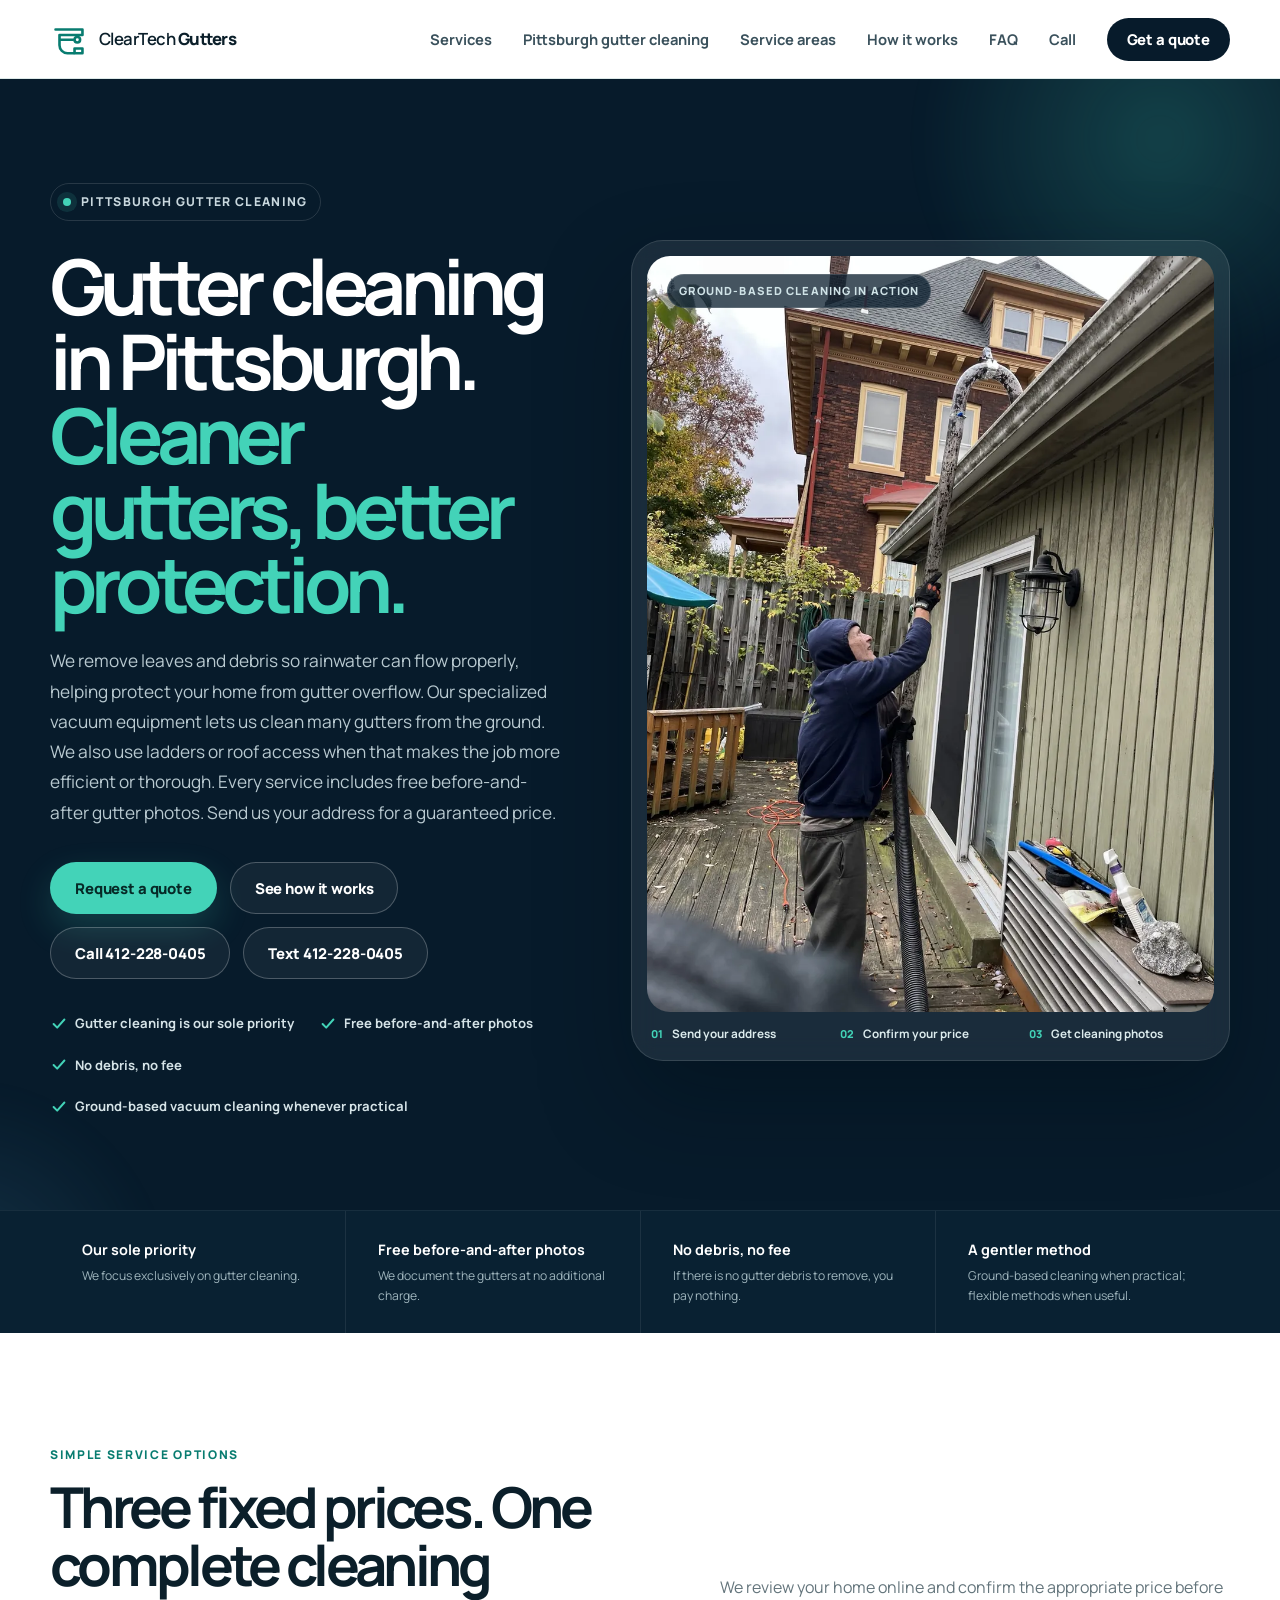
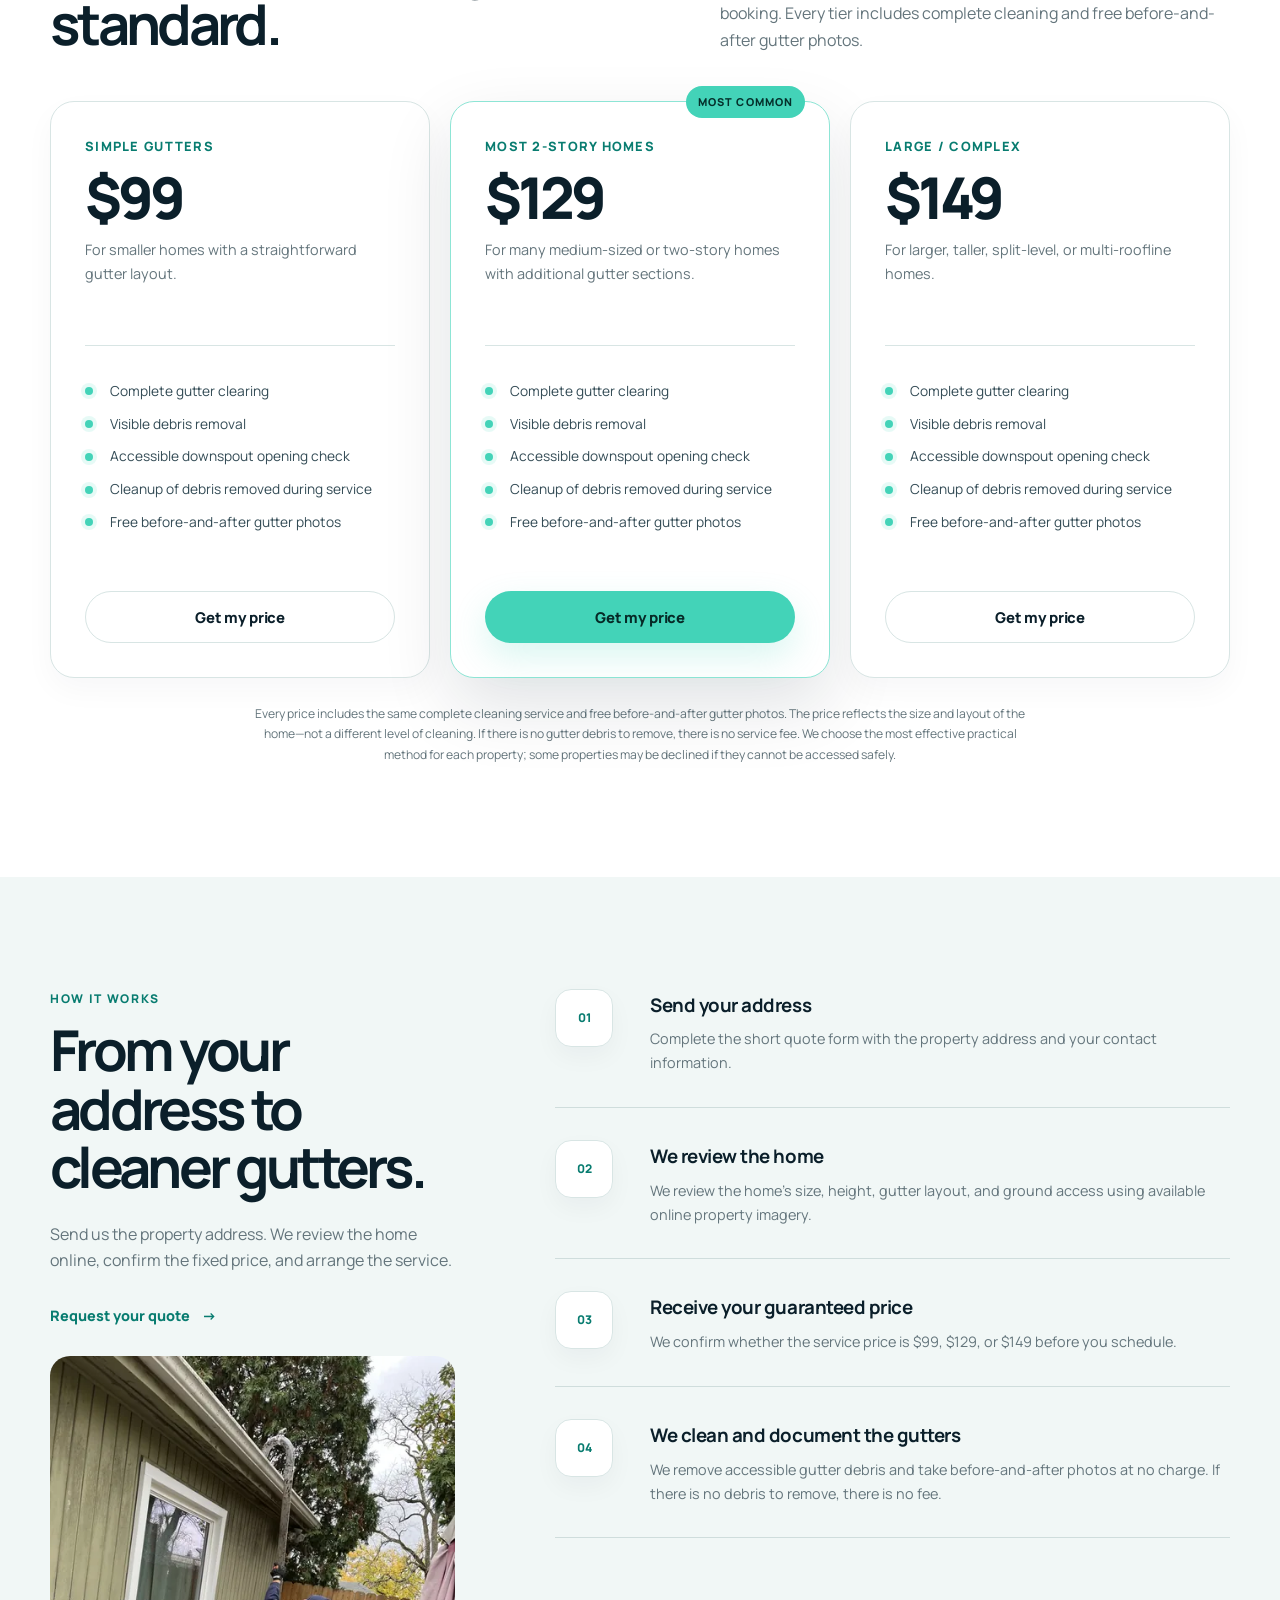
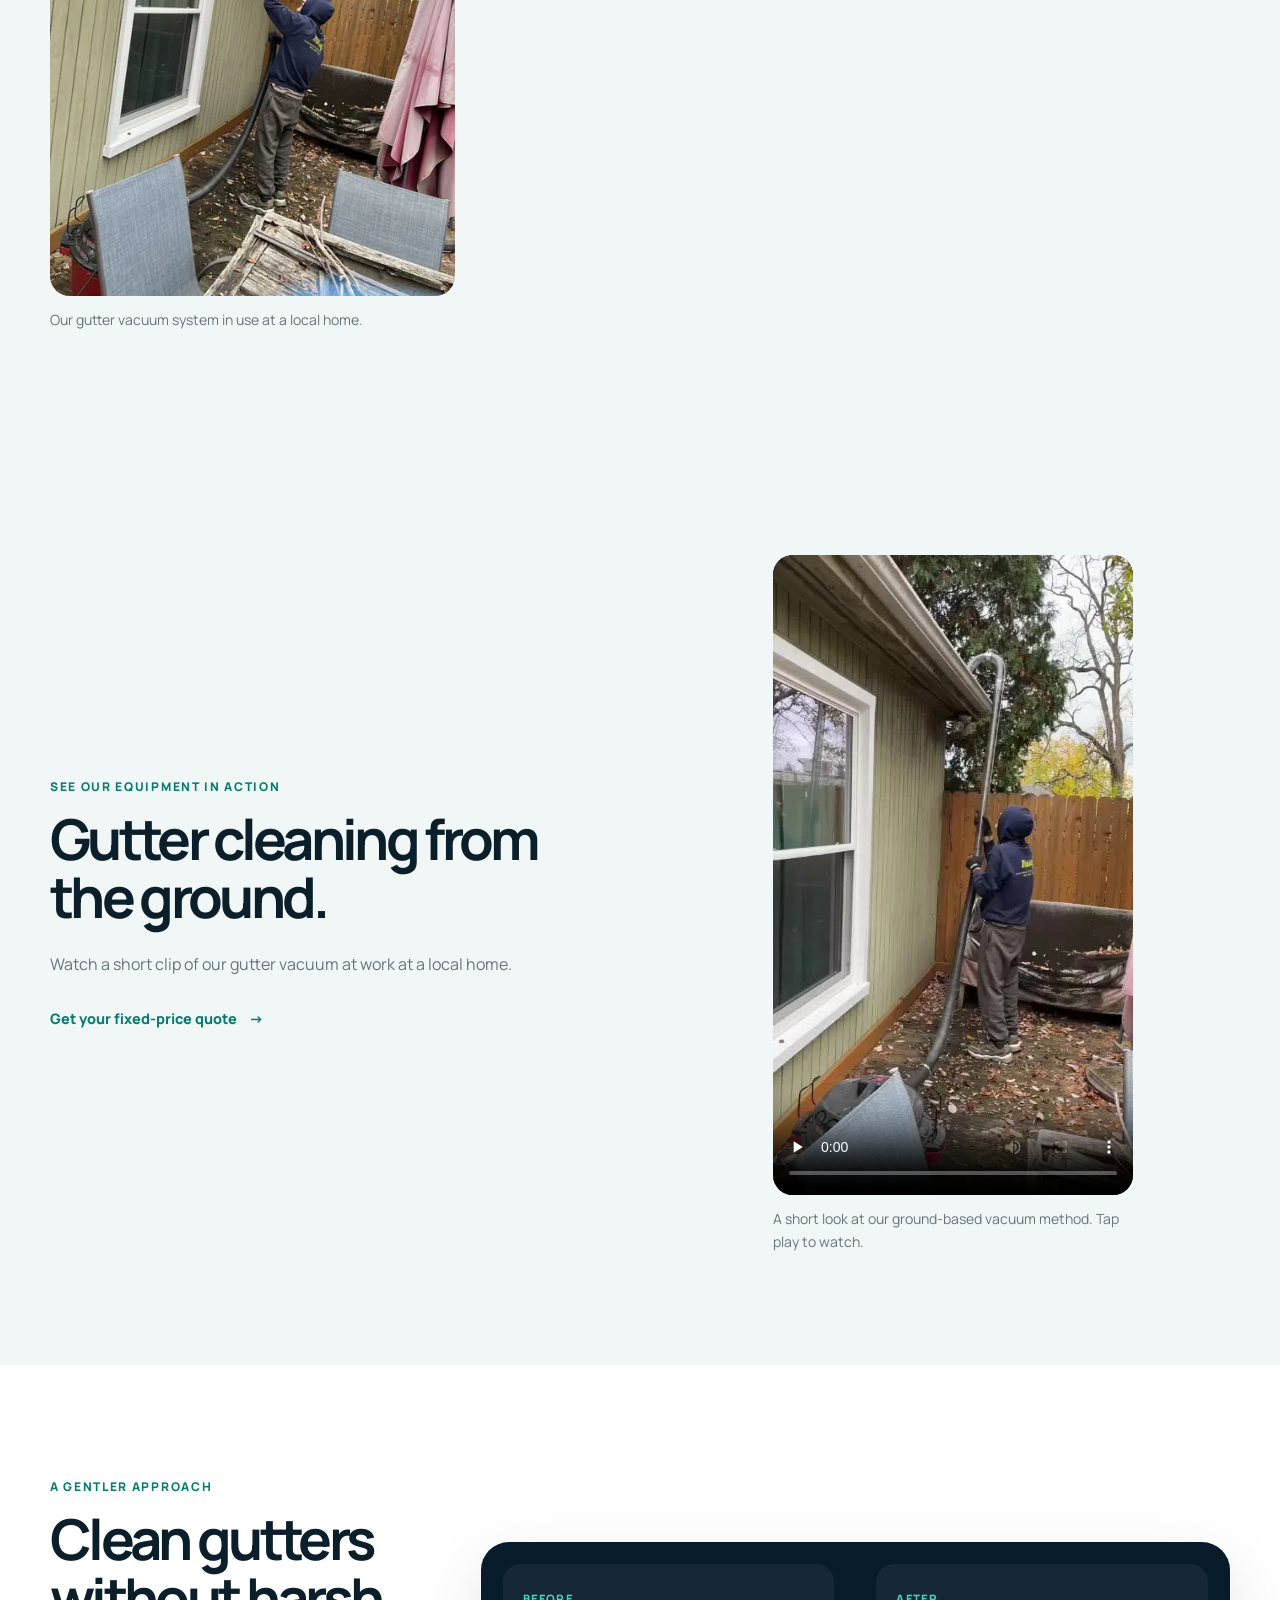
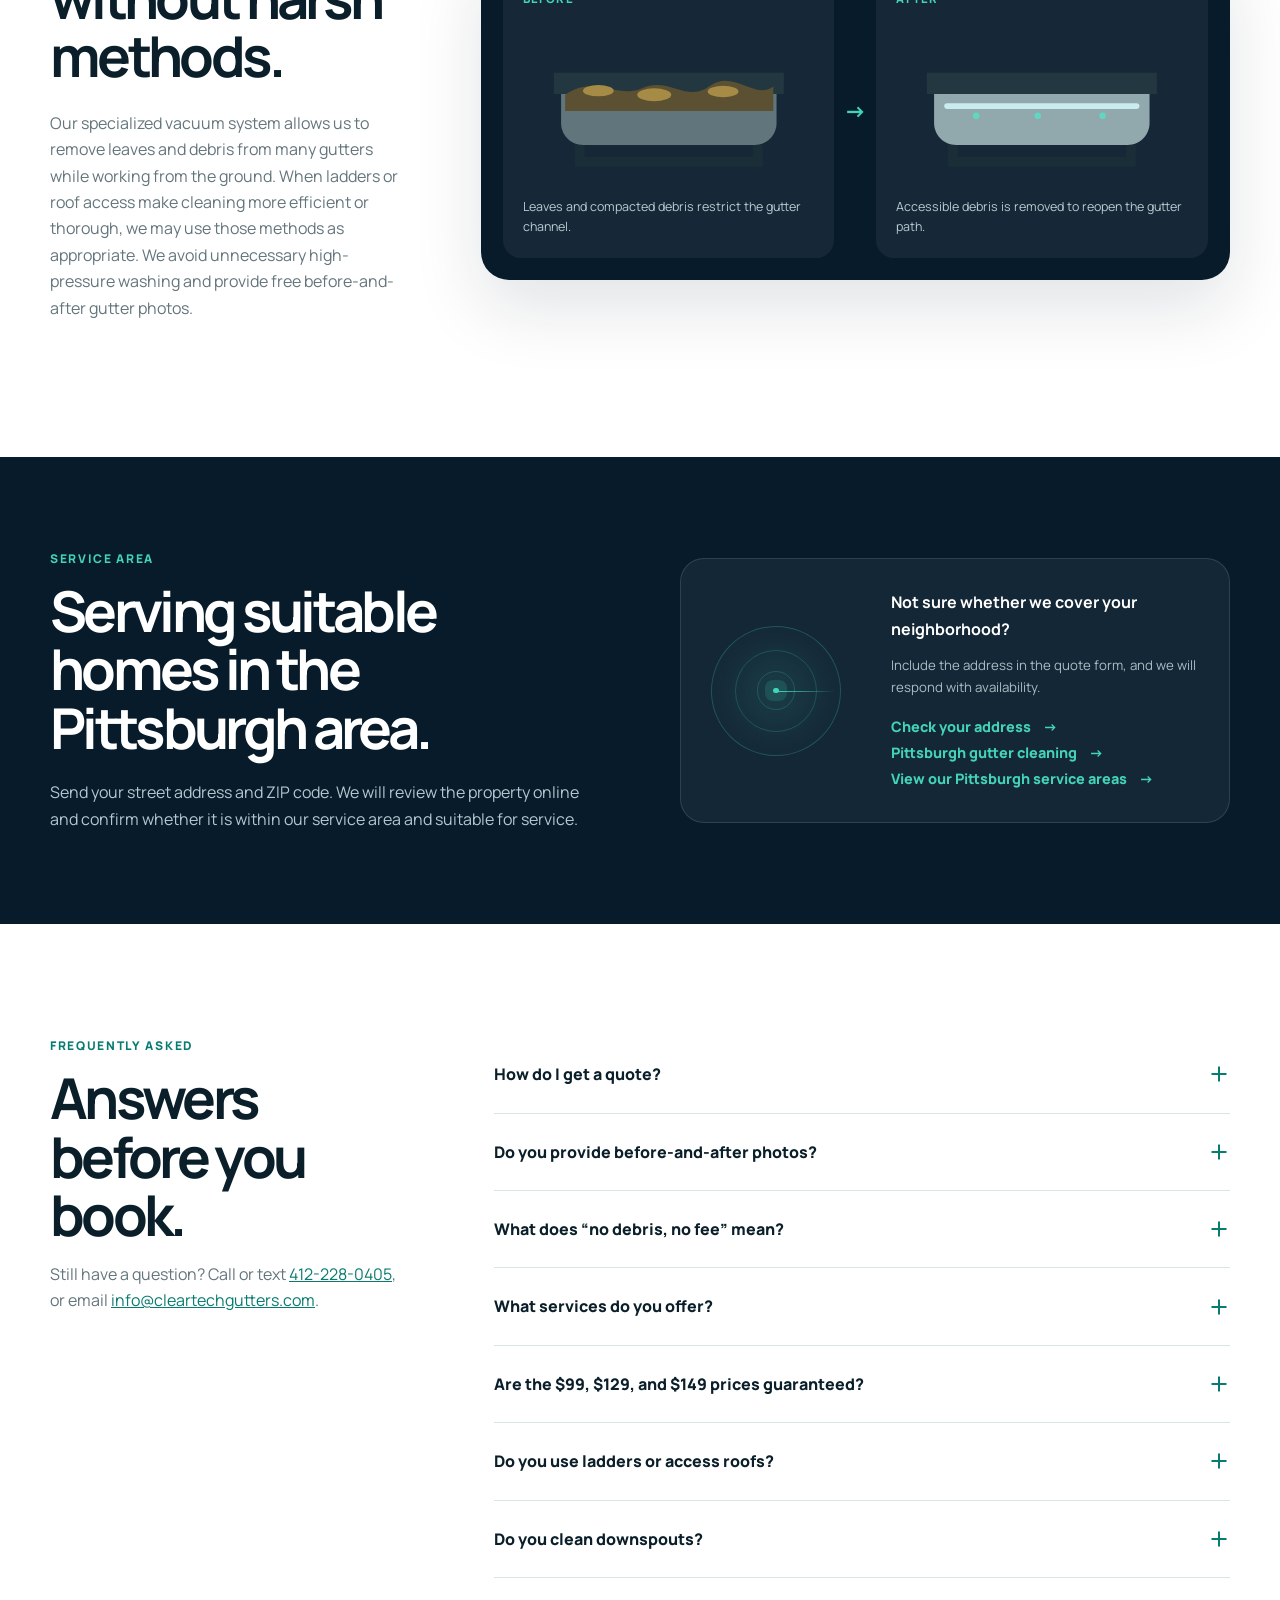
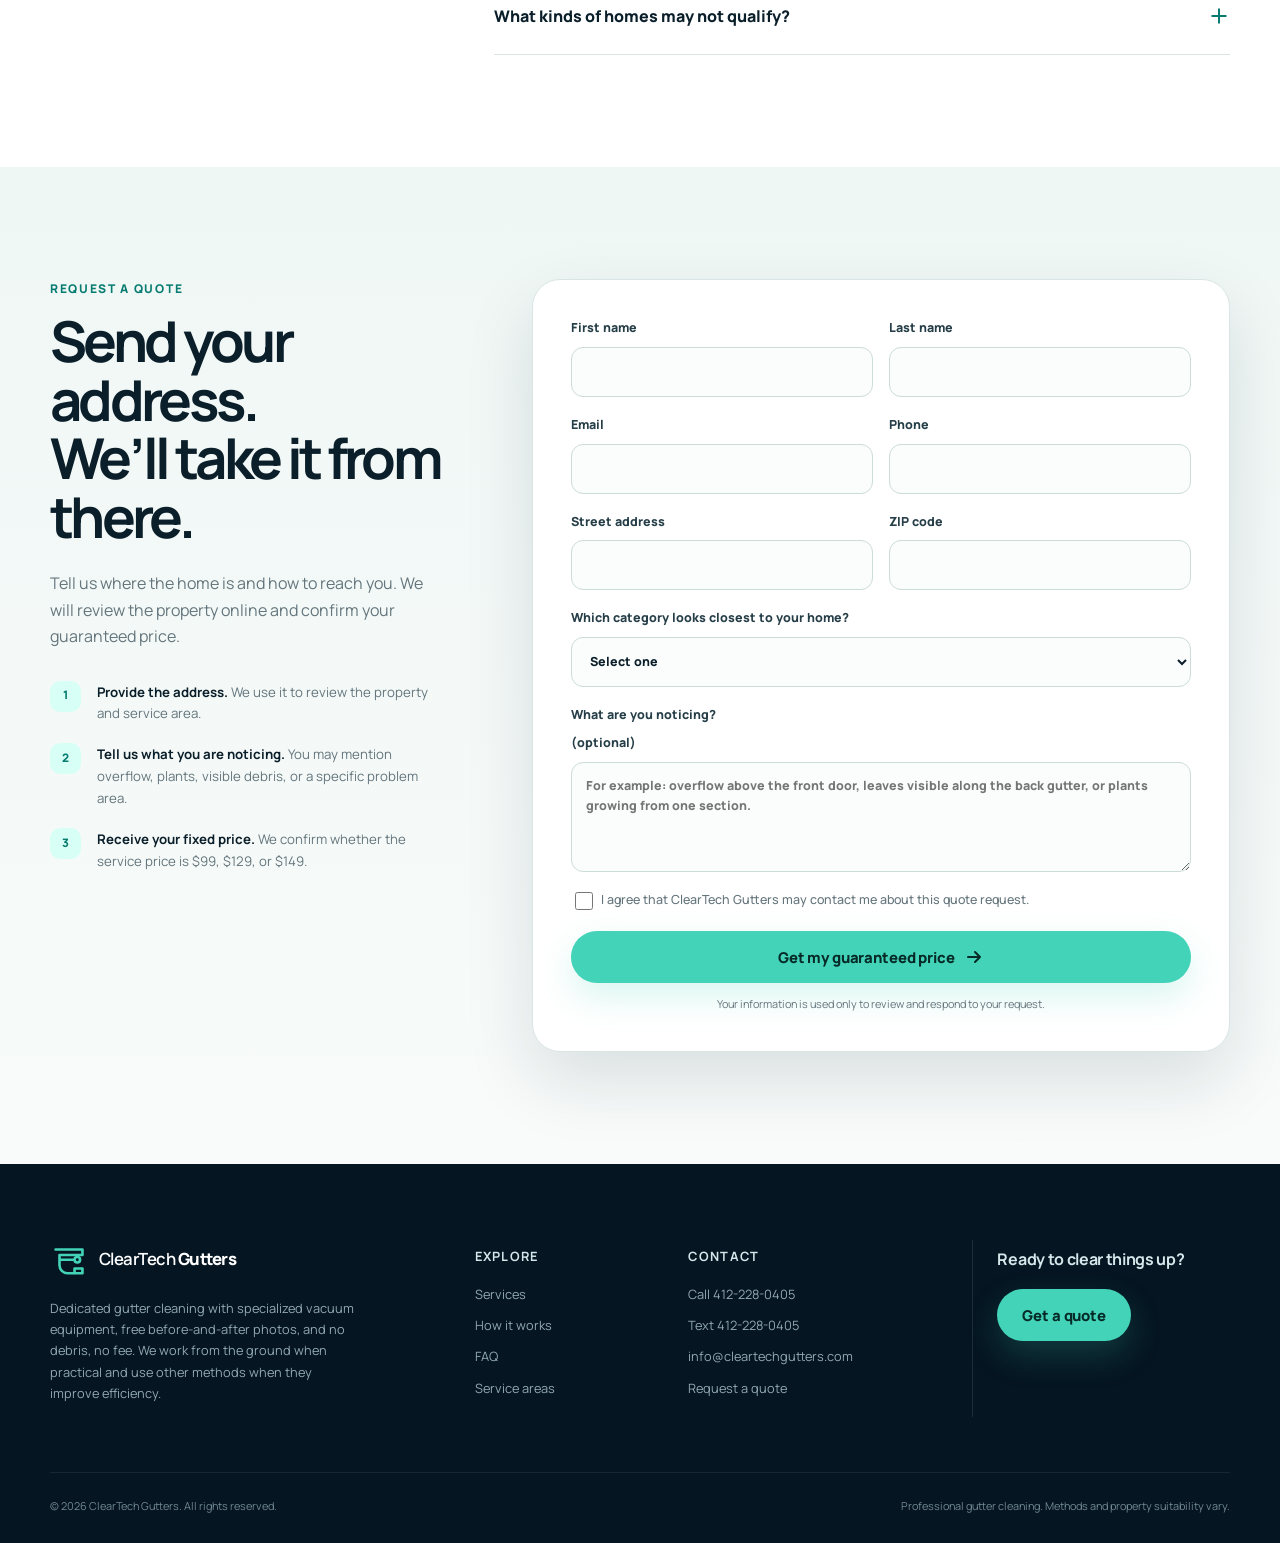
<file: index.html>
<!DOCTYPE html>

<html lang="en">
<head>
<script async="" src="https://www.googletagmanager.com/gtag/js?id=G-CKLV57WRPK"></script>
<script>
  window.dataLayer = window.dataLayer || [];
  function gtag(){dataLayer.push(arguments);}
  gtag('js', new Date());

  gtag('config', 'G-CKLV57WRPK');
</script>
<meta charset="utf-8"/>
<meta content="width=device-width, initial-scale=1" name="viewport"/>
<title>Gutter Cleaning Pittsburgh, PA | ClearTech Gutters</title>
<meta content="Pittsburgh gutter cleaning from $99–$149 for suitable homes. Specialized vacuum cleaning, upfront pricing and free before-and-after photos. Request a quote." name="description"/>
<meta content="#071b2b" name="theme-color"/>
<meta content="index,follow" name="robots"/>
<link href="https://cleartechgutters.com/" rel="canonical"/>
<link href="assets/favicon.svg" rel="icon" type="image/svg+xml"/>
<link href="https://fonts.googleapis.com" rel="preconnect"/>
<link crossorigin="" href="https://fonts.gstatic.com" rel="preconnect"/>
<link href="https://fonts.googleapis.com/css2?family=Manrope:wght@400;500;600;700;800&amp;display=swap" rel="stylesheet"/>
<link href="styles.css?v=20261107-video" rel="stylesheet"/>
<meta content="website" property="og:type"/>
<meta content="ClearTech Gutters | Smarter Gutter Cleaning" property="og:title"/>
<meta content="Dedicated gutter cleaning with specialized vacuum equipment, flexible cleaning methods, fixed pricing and free before-and-after photos." property="og:description"/>
<meta content="https://cleartechgutters.com/" property="og:url"/>
<meta content="https://cleartechgutters.com/assets/og-card.png" property="og:image"/>
<script type="application/ld+json">
  {
    "@context": "https://schema.org",
    "@type": "HomeAndConstructionBusiness",
    "name": "ClearTech Gutters",
    "url": "https://cleartechgutters.com/",
    "email": "info@cleartechgutters.com",
    "telephone": "+1-412-228-0405",
    "description": "Professional gutter cleaning using ground-based vacuum equipment whenever practical throughout Pittsburgh and surrounding communities.",
    "areaServed": [
      {"@type": "City", "name": "Pittsburgh", "addressRegion": "PA"},
      {"@type": "AdministrativeArea", "name": "Allegheny County", "addressRegion": "PA"}
    ],
    "priceRange": "$99-$149"
  }
  </script>
</head>
<body>
<a class="skip-link" href="#main">Skip to content</a>
<header class="site-header" id="top">
<div class="container nav-wrap">
<a aria-label="ClearTech Gutters home" class="brand" href="#top">
<svg aria-hidden="true" class="brand-mark" viewbox="0 0 48 48">
<path d="M7 12h34v7H12v13c0 5.5 4.5 10 10 10h8"></path>
<path d="M31 36h10v6H31z"></path>
<path d="M13 25h16"></path>
<circle cx="34.5" cy="25" r="3.5"></circle>
</svg>
<span>ClearTech <strong>Gutters</strong></span>
</a>
<button aria-controls="primary-nav" aria-expanded="false" class="menu-toggle" type="button">
<span></span><span></span><span></span>
<span class="sr-only">Open menu</span>
</button>
<nav aria-label="Primary navigation" class="primary-nav" id="primary-nav">
<a href="#services">Services</a><a href="/pittsburgh-gutter-cleaning.html">Pittsburgh gutter cleaning</a><a href="/service-areas.html">Service areas</a>
<a href="#process">How it works</a>
<a href="#faq">FAQ</a>
<a class="button button-small" href="#quote">Get a quote</a>
</nav>
</div>
</header>
<main id="main">
<section class="hero section-dark">
<div class="hero-glow hero-glow-one"></div>
<div class="hero-glow hero-glow-two"></div>
<div class="container hero-grid">
<div class="hero-copy reveal">
<div class="eyebrow"><span class="eyebrow-dot"></span> Pittsburgh gutter cleaning</div>
<h1>Gutter cleaning in Pittsburgh.<br/><span>Cleaner gutters, better protection.</span></h1>
<p class="hero-lede">We remove leaves and debris so rainwater can flow properly, helping protect your home from gutter overflow. Our specialized vacuum equipment lets us clean many gutters from the ground. We also use ladders or roof access when that makes the job more efficient or thorough. Every service includes free before-and-after gutter photos. Send us your address for a guaranteed price.</p>
<div class="hero-actions">
<a class="button button-primary" href="#quote">Request a quote</a>
<a class="button button-ghost" href="#process">See how it works</a>
</div>
<ul aria-label="Service highlights" class="hero-checks"><li><svg aria-hidden="true" viewbox="0 0 20 20"><path d="m4 10 4 4 8-9"></path></svg>Gutter cleaning is our sole priority</li><li><svg aria-hidden="true" viewbox="0 0 20 20"><path d="m4 10 4 4 8-9"></path></svg>Free before-and-after photos</li><li><svg aria-hidden="true" viewbox="0 0 20 20"><path d="m4 10 4 4 8-9"></path></svg>No debris, no fee</li><li><svg aria-hidden="true" viewbox="0 0 20 20"><path d="m4 10 4 4 8-9"></path></svg>Ground-based vacuum cleaning whenever practical</li></ul>
</div>
<div class="hero-visual reveal">
<div class="visual-card">
<div class="visual-label">Ground-based cleaning in action</div>
<img class="hero-job-photo" src="assets/gutter-vacuum-in-action-960.webp" srcset="assets/gutter-vacuum-in-action-480.webp 480w, assets/gutter-vacuum-in-action-960.webp 960w" sizes="(max-width: 820px) 90vw, 45vw" width="960" height="1280" fetchpriority="high" alt="Operator using ClearTech’s curved gutter vacuum tube from the ground, with a camera mounted above the bend."/>
<div class="visual-stats"><div><span>01</span><strong>Send your address</strong></div><div><span>02</span><strong>Confirm your price</strong></div><div><span>03</span><strong>Get cleaning photos</strong></div></div>
</div>
</div>
</div>
</section>
<section aria-label="ClearTech service principles" class="trust-strip">
<div class="container trust-grid"><div><strong>Our sole priority</strong><span>We focus exclusively on gutter cleaning.</span></div><div><strong>Free before-and-after photos</strong><span>We document the gutters at no additional charge.</span></div><div><strong>No debris, no fee</strong><span>If there is no gutter debris to remove, you pay nothing.</span></div><div><strong>A gentler method</strong><span>Ground-based cleaning when practical; flexible methods when useful.</span></div></div>
</section>
<section class="section" id="services">
<div class="container">
<div class="section-heading reveal">
<div>
<p class="kicker">Simple service options</p>
<h2>Three fixed prices. One complete cleaning standard.</h2>
</div>
<p>We review your home online and confirm the appropriate price before booking. Every tier includes complete cleaning and free before-and-after gutter photos.</p>
</div>
<div class="pricing-grid"><article class="price-card reveal"><div class="price-card-top"><p class="plan-name">Smaller home</p><p class="price">$99</p><p class="plan-desc">For smaller homes with a straightforward gutter layout.</p></div><ul><li>Complete gutter clearing</li><li>Visible debris removal</li><li>Accessible downspout opening check</li><li>Cleanup of debris removed during service</li><li>Free before-and-after gutter photos</li></ul><a class="button button-outline" href="#quote">Get my price</a></article><article class="price-card reveal price-card-featured"><div class="popular-label">Most common</div><div class="price-card-top"><p class="plan-name">Typical home</p><p class="price">$129</p><p class="plan-desc">For many medium-sized or two-story homes with additional gutter sections.</p></div><ul><li>Complete gutter clearing</li><li>Visible debris removal</li><li>Accessible downspout opening check</li><li>Cleanup of debris removed during service</li><li>Free before-and-after gutter photos</li></ul><a class="button button-primary" href="#quote">Get my price</a></article><article class="price-card reveal"><div class="price-card-top"><p class="plan-name">Larger home</p><p class="price">$149</p><p class="plan-desc">For larger, taller, split-level, or multi-roofline homes.</p></div><ul><li>Complete gutter clearing</li><li>Visible debris removal</li><li>Accessible downspout opening check</li><li>Cleanup of debris removed during service</li><li>Free before-and-after gutter photos</li></ul><a class="button button-outline" href="#quote">Get my price</a></article></div>
<p class="fine-print">Every price includes the same complete cleaning service and free before-and-after gutter photos. The price reflects the size and layout of the home—not a different level of cleaning. If there is no gutter debris to remove, there is no service fee. We choose the most effective practical method for each property; some properties may be declined if they cannot be accessed safely.</p>
</div>
</section>
<section class="section section-soft" id="process">
<div class="container process-layout">
<div class="process-copy reveal">
<p class="kicker">How it works</p>
<h2>From your address to cleaner gutters.</h2>
<p>Send us the property address. We review the home online, confirm the fixed price, and arrange the service.</p>
<a class="text-link" href="#quote">Request your quote <span aria-hidden="true">→</span></a>
<figure class="process-job-photo">
<img src="assets/ground-based-gutter-cleaning-960.webp" srcset="assets/ground-based-gutter-cleaning-480.webp 480w, assets/ground-based-gutter-cleaning-960.webp 960w" sizes="(max-width: 820px) 90vw, 35vw" width="960" height="1280" loading="lazy" decoding="async" alt="ClearTech gutter vacuum connected to a shop vacuum while an operator reaches a gutter from the deck."/>
<figcaption>Our gutter vacuum system in use at a local home.</figcaption>
</figure>
</div>
<ol class="steps">
<li class="step reveal">
<span class="step-number">01</span>
<div><h3>Send your address</h3><p>Complete the short quote form with the property address and your contact information.</p></div>
</li>
<li class="step reveal">
<span class="step-number">02</span>
<div><h3>We review the home</h3><p>We review the home’s size, height, gutter layout, and ground access using available online property imagery.</p></div>
</li>
<li class="step reveal">
<span class="step-number">03</span>
<div><h3>Receive your guaranteed price</h3><p>We confirm whether the service price is $99, $129, or $149 before you schedule.</p></div>
</li>
<li class="step reveal">
<span class="step-number">04</span>
<div><h3>We clean and document the gutters</h3><p>We remove accessible gutter debris and take before-and-after photos at no charge. If there is no debris to remove, there is no fee.</p></div>
</li>
</ol>
</div>
</section>
<section class="section section-soft" id="cleaning-video" aria-labelledby="cleaning-video-title">
<div class="container cleaning-video-layout">
<div>
<p class="kicker">See our equipment in action</p>
<h2 id="cleaning-video-title">Gutter cleaning from the ground.</h2>
<p class="cleaning-video-description">Watch a short clip of our gutter vacuum at work at a local home.</p>
<a class="text-link" href="#quote">Get your fixed-price quote <span aria-hidden="true">→</span></a>
</div>
<figure class="cleaning-video-card">
<video controls playsinline preload="none" width="512" height="910" poster="assets/gutter-cleaning-demo-poster.webp" aria-label="ClearTech gutter vacuum cleaning demonstration, five seconds, without audio">
<source src="assets/gutter-cleaning-demo-v2.mp4" type="video/mp4"/>
Your browser does not support embedded video. <a href="assets/gutter-cleaning-demo-v2.mp4">Watch the gutter-cleaning demonstration.</a>
</video>
<figcaption>A short look at our ground-based vacuum method. Tap play to watch.</figcaption>
</figure>
</div>
</section>
<section class="section comparison-section">
<div class="container comparison-grid">
<div class="comparison-copy reveal">
<p class="kicker">A gentler approach</p>
<h2>Clean gutters without harsh methods.</h2>
<p>Our specialized vacuum system allows us to remove leaves and debris from many gutters while working from the ground. When ladders or roof access make cleaning more efficient or thorough, we may use those methods as appropriate. We avoid unnecessary high-pressure washing and provide free before-and-after gutter photos.</p>

</div>
<div class="comparison-card reveal">
<div class="compare-panel clogged">
<span>Before</span>
<svg aria-hidden="true" viewbox="0 0 360 220">
<path d="M38 64h284v26H38z" fill="#233741"></path>
<path d="M47 90h266v36c0 15-12 27-27 27H74c-15 0-27-12-27-27Z" fill="#60767c"></path>
<path d="M52 91c37-26 65 6 95-8 33-15 55 19 84-3 28-21 56 18 78 1v30H52Z" fill="#5b5032"></path>
<g fill="#a68b47"><ellipse cx="93" cy="86" rx="19" ry="7"></ellipse><ellipse cx="162" cy="91" rx="21" ry="8"></ellipse><ellipse cx="247" cy="87" rx="19" ry="7"></ellipse></g>
<path d="M70 153v21h220v-21" fill="none" stroke="#1a2e37" stroke-width="12"></path>
</svg>
<p>Leaves and compacted debris restrict the gutter channel.</p>
</div>
<div class="compare-divider"><span>→</span></div>
<div class="compare-panel clear">
<span>After</span>
<svg aria-hidden="true" viewbox="0 0 360 220">
<path d="M38 64h284v26H38z" fill="#233741"></path>
<path d="M47 90h266v36c0 15-12 27-27 27H74c-15 0-27-12-27-27Z" fill="#91a8ac"></path>
<path d="M63 105h234" opacity=".8" stroke="#d8ffff" stroke-linecap="round" stroke-width="7"></path>
<path d="M70 153v21h220v-21" fill="none" stroke="#1a2e37" stroke-width="12"></path>
<g fill="#60d8c1"><circle cx="99" cy="117" r="4"></circle><circle cx="175" cy="117" r="4"></circle><circle cx="255" cy="117" r="4"></circle></g>
</svg>
<p>Accessible debris is removed to reopen the gutter path.</p>
</div>
</div>
</div>
</section>
<section class="section section-dark service-area">
<div class="container area-grid">
<div class="reveal">
<p class="kicker kicker-light">Service area</p>
<h2>Serving suitable homes in the Pittsburgh area.</h2>
<p>Send your street address and ZIP code. We will review the property online and confirm whether it is within our service area and suitable for service.</p>
</div>
<div class="area-card reveal">
<div aria-hidden="true" class="radar"><span></span><span></span><span></span><i></i></div>
<div>
<strong>Not sure whether we cover your neighborhood?</strong>
<p>Include the address in the quote form, and we will respond with availability.</p>
<a class="text-link text-link-light" href="#quote">Check your address <span>→</span></a>
<a class="text-link text-link-light" href="/pittsburgh-gutter-cleaning.html">Pittsburgh gutter cleaning <span aria-hidden="true">→</span></a>
</div>
</div>
</div>
</section>
<section class="section" id="faq">
<div class="container faq-layout">
<div class="faq-heading reveal">
<p class="kicker">Frequently asked</p>
<h2>Answers before you book.</h2>
<p>Still have a question? Email <a href="mailto:info@cleartechgutters.com">info@cleartechgutters.com</a>.</p>
</div>
<div class="accordion" data-accordion=""><div class="faq-item reveal"><button aria-expanded="false" type="button"><span>How do I get a quote?</span><i></i></button><div class="faq-answer"><p>Send us the property address and your contact information. We review the home online and confirm the price before booking.</p></div></div><div class="faq-item reveal"><button aria-expanded="false" type="button"><span>Do you provide before-and-after photos?</span><i></i></button><div class="faq-answer"><p>Yes. We take before-and-after photos of the gutters during every completed cleaning and provide them at no additional charge.</p></div></div><div class="faq-item reveal"><button aria-expanded="false" type="button"><span>What does “no debris, no fee” mean?</span><i></i></button><div class="faq-answer"><p>If we inspect the gutters and find no gutter debris to remove, there is no cleaning fee.</p></div></div><div class="faq-item reveal"><button aria-expanded="false" type="button"><span>What services do you offer?</span><i></i></button><div class="faq-answer"><p>Gutter cleaning is our sole priority. We focus exclusively on cleaning gutters rather than dividing our attention among unrelated home services.</p></div></div><div class="faq-item reveal"><button aria-expanded="false" type="button"><span>Are the $99, $129, and $149 prices guaranteed?</span><i></i></button><div class="faq-answer"><p>Yes. Once we confirm which price applies to your home, that is the price you pay for the described gutter-cleaning service.</p></div></div><div class="faq-item reveal"><button aria-expanded="false" type="button"><span>Do you use ladders or access roofs?</span><i></i></button><div class="faq-answer"><p>We prefer our ground-based vacuum method whenever practical, but we may use ladders or roof access when it is a more efficient or thorough way to clean a property's gutters. We do not rely on high-pressure washing.</p></div></div><div class="faq-item reveal"><button aria-expanded="false" type="button"><span>Do you clean downspouts?</span><i></i></button><div class="faq-answer"><p>The service includes an opening check for accessible downspouts. Internal blockages requiring disassembly and underground drainage problems are not included.</p></div></div><div class="faq-item reveal"><button aria-expanded="false" type="button"><span>What kinds of homes may not qualify?</span><i></i></button><div class="faq-answer"><p>Examples include unusually tall structures, inaccessible elevations, severe grade changes, or fragile gutter systems where safe cleaning access is not available.</p></div></div></div>
</div>
</section>
<section class="section quote-section" id="quote">
<div class="container quote-grid">
<div class="quote-copy reveal">
<p class="kicker">Request a quote</p>
<h2>Send your address.<br/>We’ll take it from there.</h2>
<p>Tell us where the home is and how to reach you. We will review the property online and confirm your guaranteed price.</p>
<div class="quote-tips"><div><span>1</span><p><strong>Provide the address.</strong> We use it to review the property and service area.</p></div><div><span>2</span><p><strong>Tell us what you are noticing.</strong> You may mention overflow, plants, visible debris, or a specific problem area.</p></div><div><span>3</span><p><strong>Receive your fixed price.</strong> We confirm whether the service price is $99, $129, or $149.</p></div></div>
</div>
<div class="form-card reveal">
<form action="https://formsubmit.co/info@cleartechgutters.com" id="quote-form" method="POST">
<input name="_subject" type="hidden" value="New ClearTech Gutters quote request"/>
<input aria-hidden="true" autocomplete="off" class="honeypot" name="company_website" tabindex="-1" type="text"/>
<div class="form-row two-col">
<label>First name
                <input autocomplete="given-name" name="first_name" required="" type="text"/>
</label>
<label>Last name
                <input autocomplete="family-name" name="last_name" required="" type="text"/>
</label>
</div>
<div class="form-row two-col">
<label>Email
                <input autocomplete="email" name="email" required="" type="email"/>
</label>
<label>Phone
                <input autocomplete="tel" name="phone" type="tel"/>
</label>
</div>
<div class="form-row two-col">
<label>Street address
                <input autocomplete="street-address" name="street_address" required="" type="text"/>
</label>
<label>ZIP code
                <input autocomplete="postal-code" inputmode="numeric" name="zip_code" pattern="[0-9]{5}(-[0-9]{4})?" required="" type="text"/>
</label>
</div>

<input name="service_interest" type="hidden" value="Determine from address"/><label>What are you noticing? <span class="optional-label">(optional)</span><textarea name="details" placeholder="For example: overflow above the front door, leaves visible along the back gutter, or plants growing from one section." rows="4"></textarea></label>


<label class="checkbox-label">
<input name="contact_permission" required="" type="checkbox"/>
<span>I agree that ClearTech Gutters may contact me about this quote request.</span>
</label>
<button class="button button-primary button-full" type="submit"><span>Get my guaranteed price</span><svg aria-hidden="true" viewbox="0 0 20 20"><path d="M4 10h12m-5-5 5 5-5 5"></path></svg></button>
<p class="form-note">Your information is used only to review and respond to your request.</p>
<div aria-live="polite" class="form-status" id="form-status" role="status"></div>
</form>
</div>
</div>
</section>
</main>
<footer class="site-footer">
<div class="container footer-grid">
<div>
<a class="brand brand-footer" href="#top">
<svg aria-hidden="true" class="brand-mark" viewbox="0 0 48 48"><path d="M7 12h34v7H12v13c0 5.5 4.5 10 10 10h8"></path><path d="M31 36h10v6H31z"></path><path d="M13 25h16"></path><circle cx="34.5" cy="25" r="3.5"></circle></svg>
<span>ClearTech <strong>Gutters</strong></span>
</a>
<p>Dedicated gutter cleaning with specialized vacuum equipment, free before-and-after photos, and no debris, no fee. We work from the ground when practical and use other methods when they improve efficiency.</p>
</div>
<div>
<h3>Explore</h3>
<a href="#services">Services</a>
<a href="#process">How it works</a>
<a href="#faq">FAQ</a>
</div>
<div>
<h3>Contact</h3>
<a href="mailto:info@cleartechgutters.com">info@cleartechgutters.com</a>
<a href="#quote">Request a quote</a>
</div>
<div class="footer-cta">
<h3>Ready to clear things up?</h3>
<a class="button button-primary" href="#quote">Get a quote</a>
</div>
</div>
<div class="container footer-bottom">
<p>© <span id="year"></span> ClearTech Gutters. All rights reserved.</p>
<p>Professional gutter cleaning. Methods and property suitability vary.</p>
</div>
</footer>
<script defer="" src="script.js?v=4"></script>
</body>
</html>
</file>
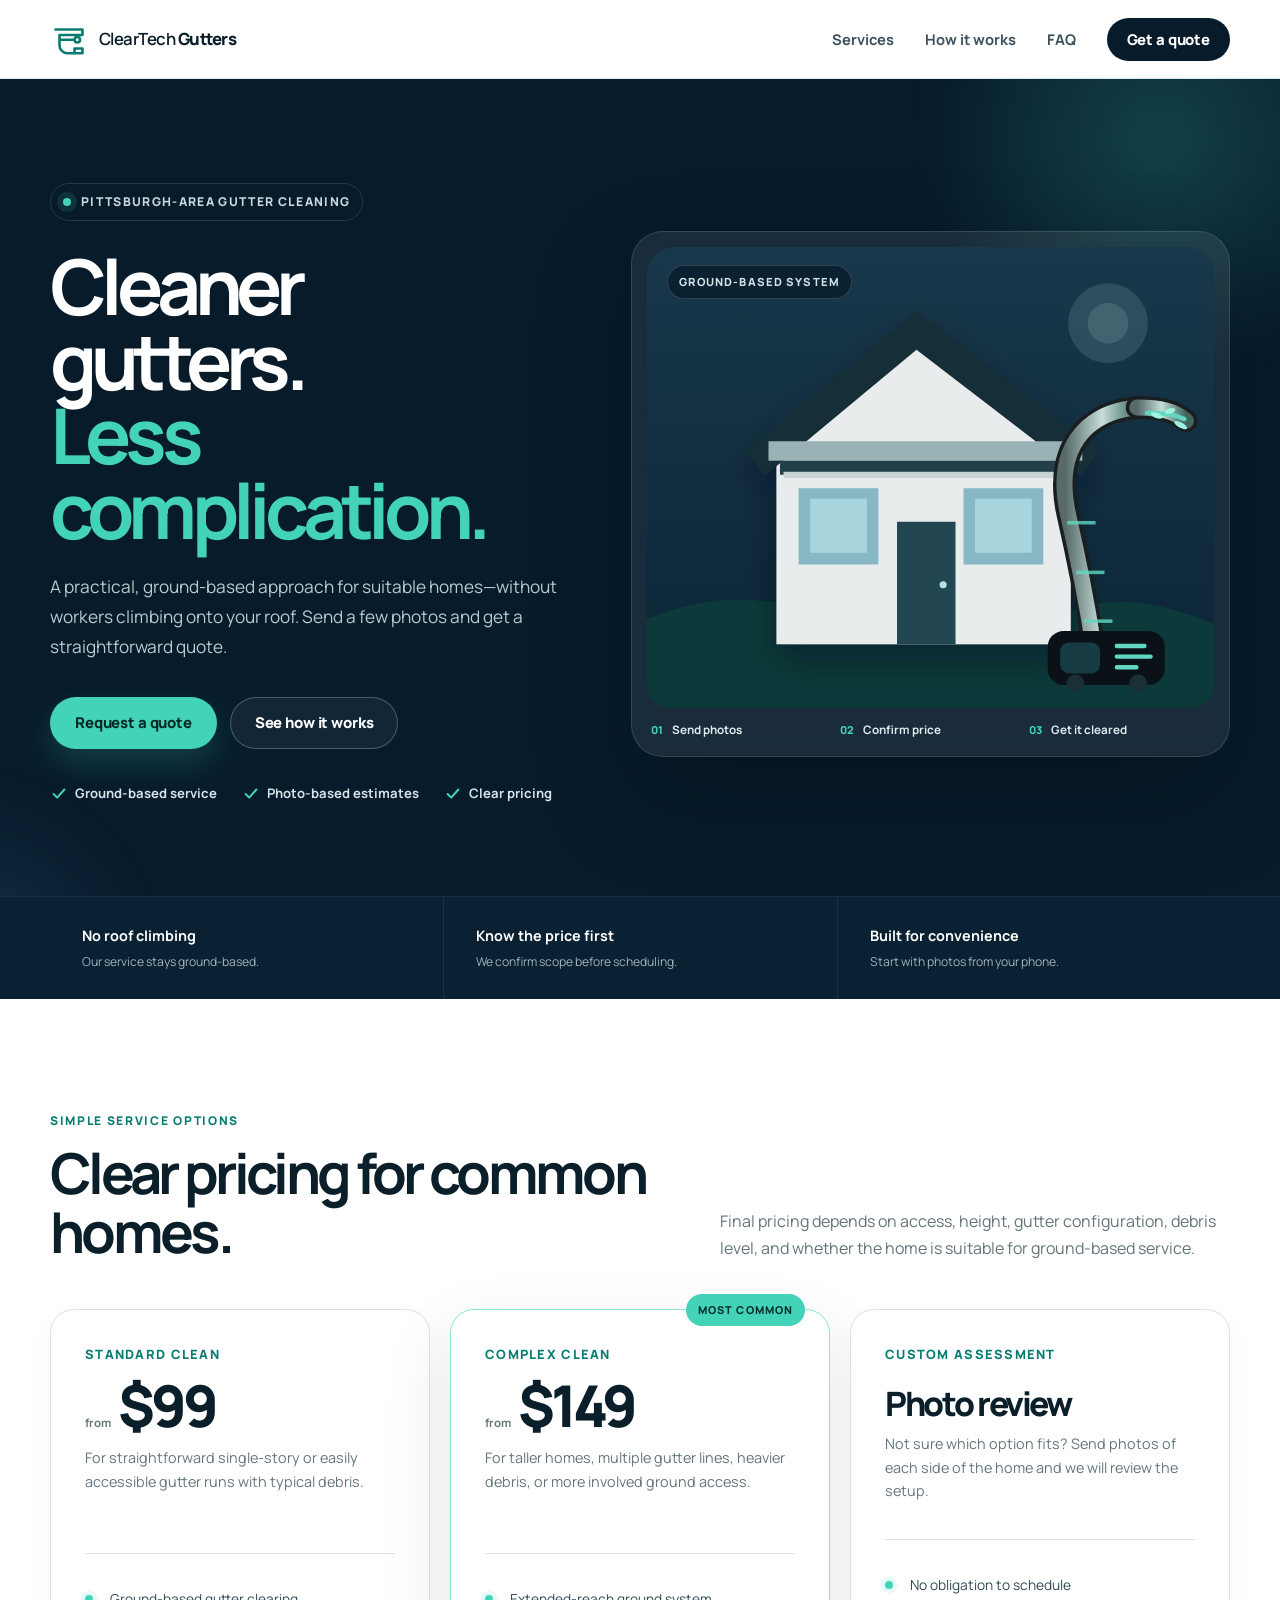
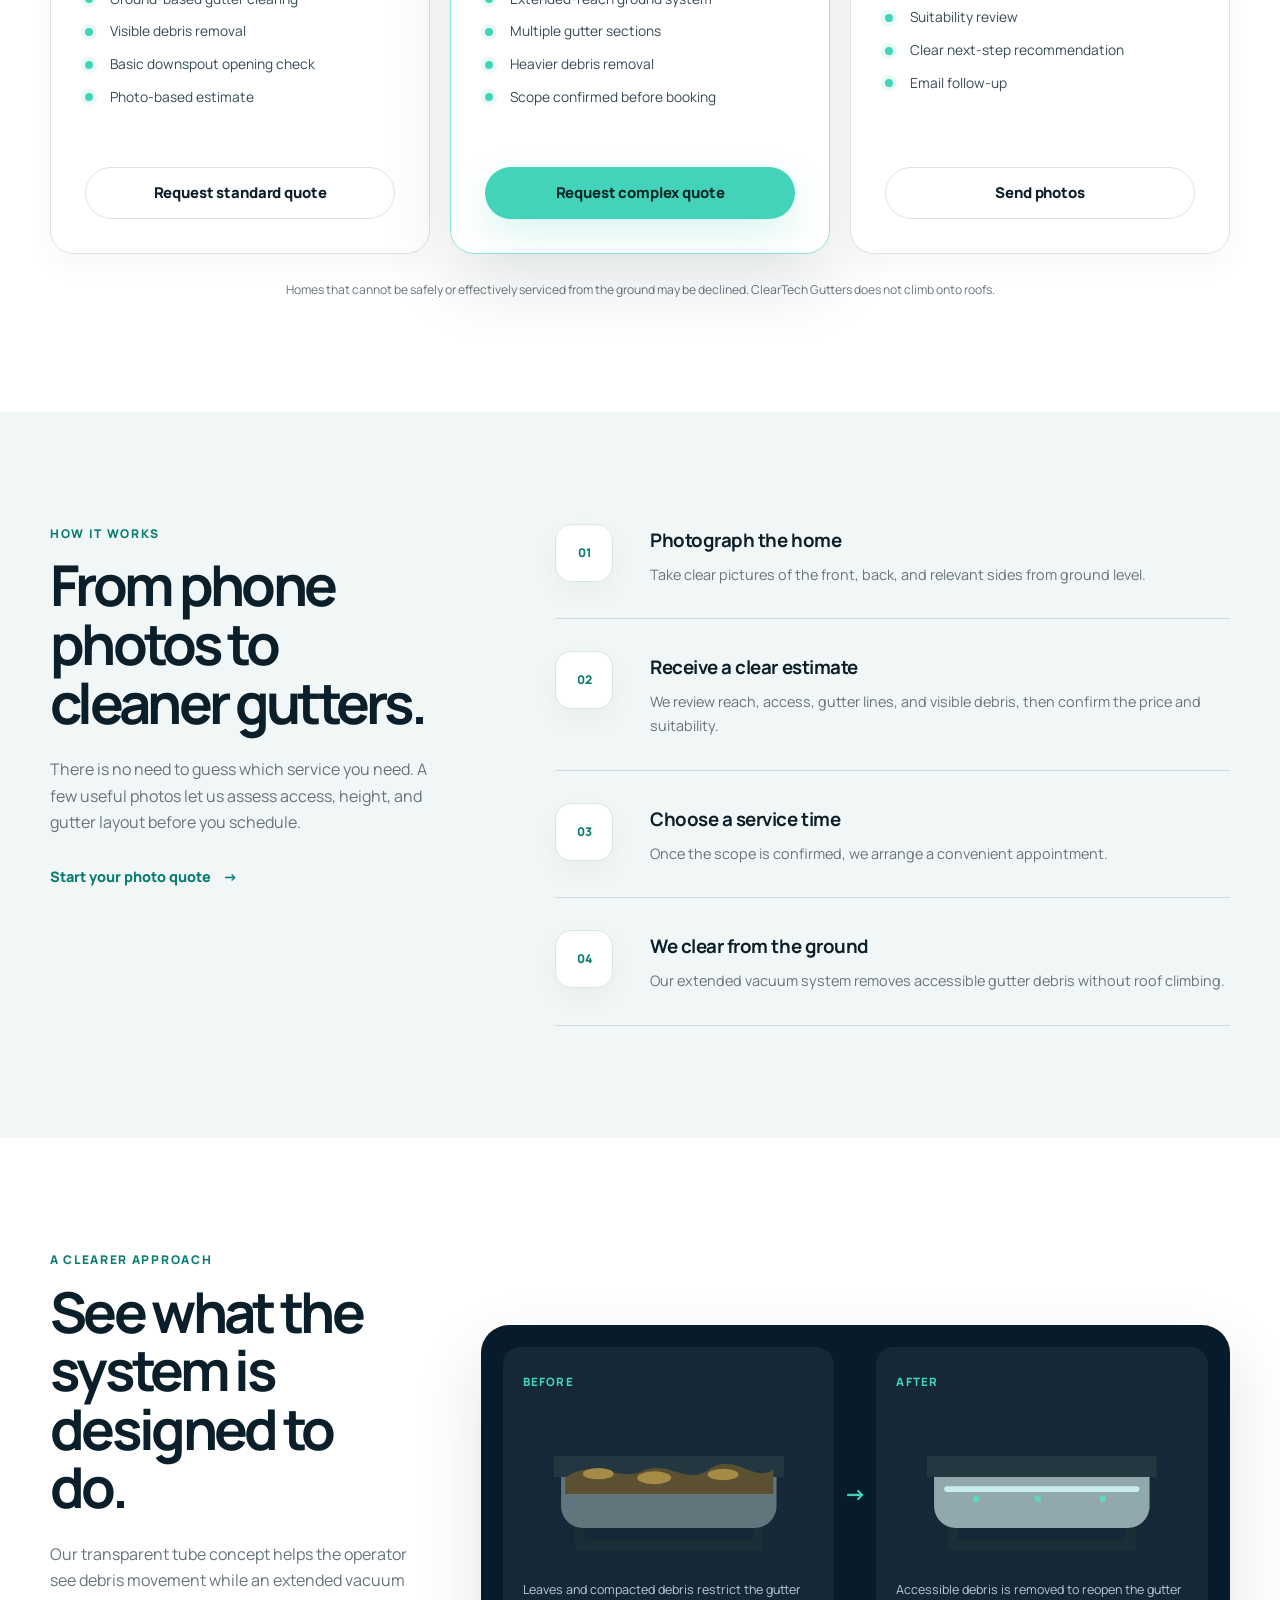
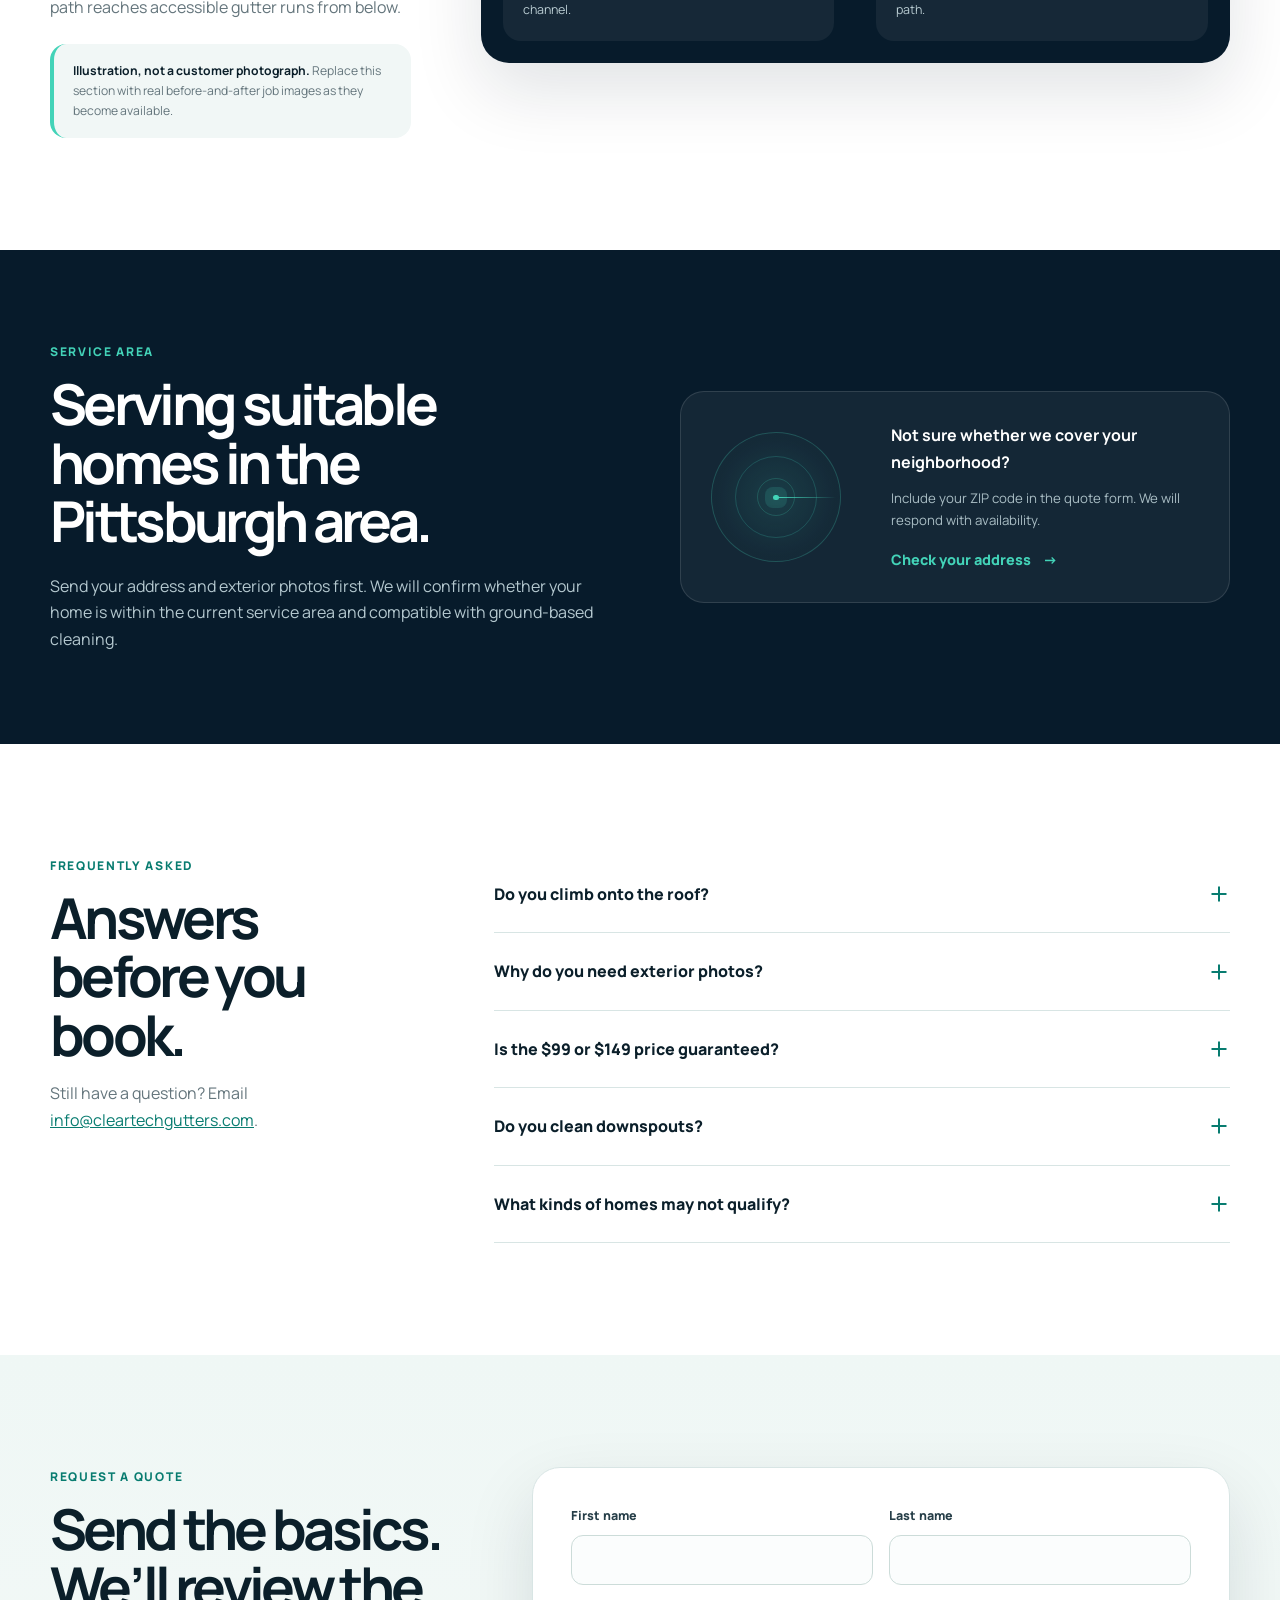
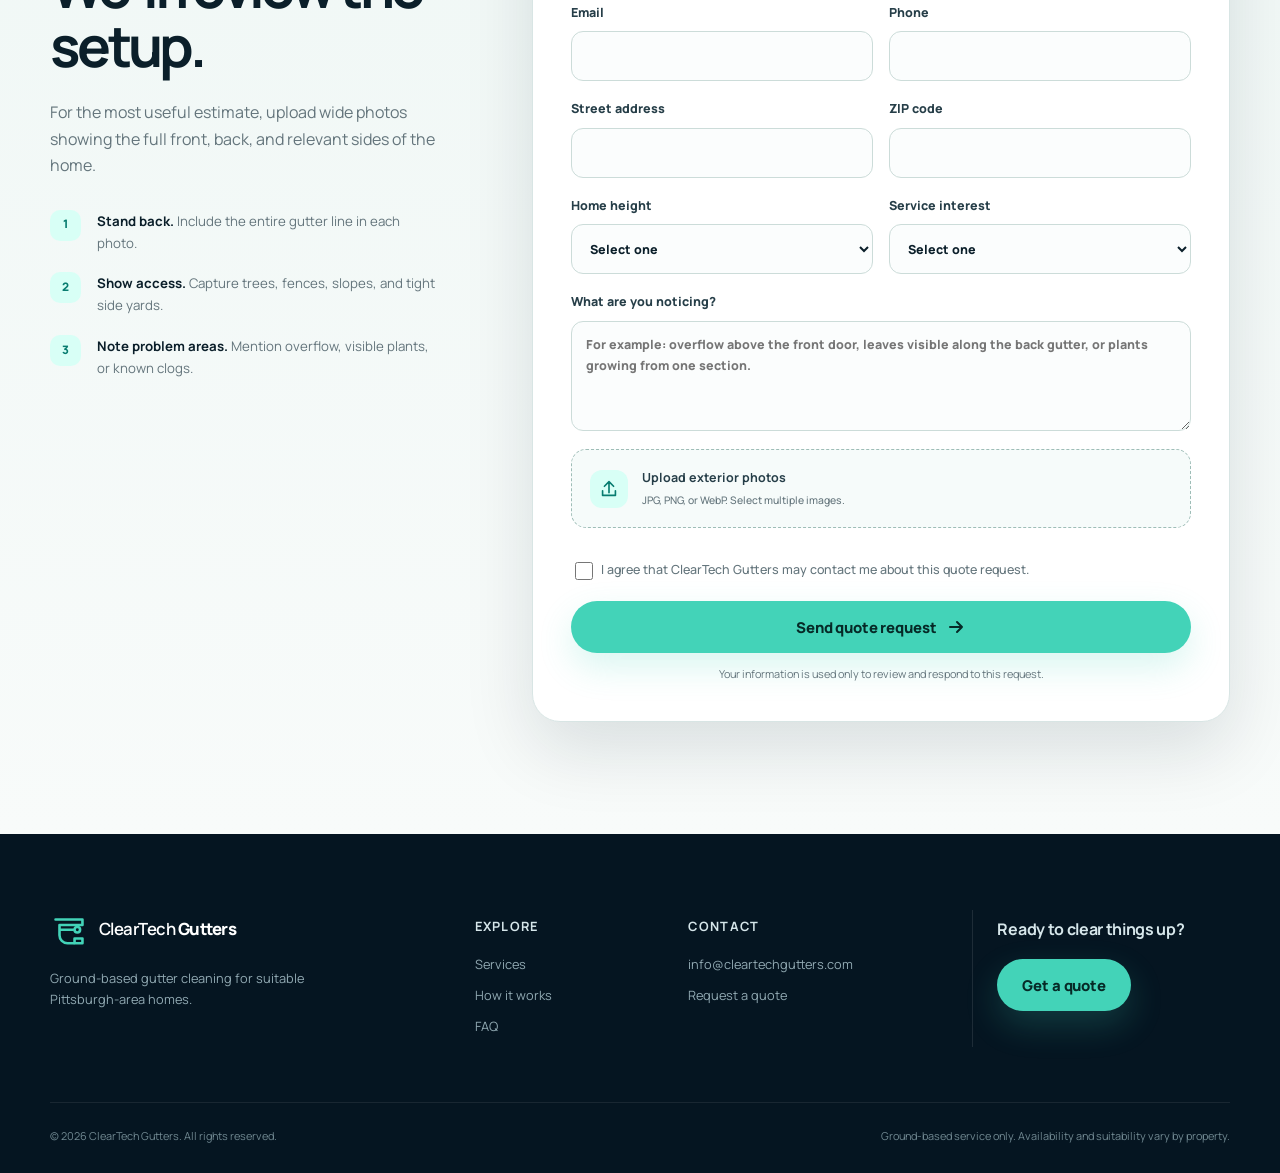
<file: cleartechgutters-fixed/index.html>
<!doctype html>
<html lang="en">
<head>
  <meta charset="utf-8">
  <meta name="viewport" content="width=device-width, initial-scale=1">
  <title>ClearTech Gutters | Ground-Based Gutter Cleaning in Pittsburgh</title>
  <meta name="description" content="Straightforward gutter cleaning for suitable Pittsburgh-area homes using a ground-based vacuum system. Request a fast photo-based quote online.">
  <meta name="theme-color" content="#071b2b">
  <meta name="robots" content="noindex,follow">
  <link rel="canonical" href="https://cleartechgutters.com/">
  <link rel="icon" href="assets/favicon.svg" type="image/svg+xml">
  <link rel="preconnect" href="https://fonts.googleapis.com">
  <link rel="preconnect" href="https://fonts.gstatic.com" crossorigin>
  <link href="https://fonts.googleapis.com/css2?family=Manrope:wght@400;500;600;700;800&display=swap" rel="stylesheet">
  <link rel="stylesheet" href="styles.css">
  <meta property="og:type" content="website">
  <meta property="og:title" content="ClearTech Gutters | Smarter Gutter Cleaning">
  <meta property="og:description" content="Ground-based gutter cleaning with simple pricing and fast photo-based quotes.">
  <meta property="og:url" content="https://cleartechgutters.com/">
  <meta property="og:image" content="https://cleartechgutters.com/assets/og-card.png">
  <script type="application/ld+json">
  {
    "@context": "https://schema.org",
    "@type": "HomeAndConstructionBusiness",
    "name": "ClearTech Gutters",
    "url": "https://cleartechgutters.com/",
    "email": "info@cleartechgutters.com",
    "description": "Ground-based gutter cleaning service for suitable homes in the Pittsburgh area.",
    "areaServed": "Pittsburgh metropolitan area",
    "priceRange": "$99-$149+"
  }
  </script>
</head>
<body>
  <a class="skip-link" href="#main">Skip to content</a>

  <header class="site-header" id="top">
    <div class="container nav-wrap">
      <a class="brand" href="#top" aria-label="ClearTech Gutters home">
        <svg class="brand-mark" viewBox="0 0 48 48" aria-hidden="true">
          <path d="M7 12h34v7H12v13c0 5.5 4.5 10 10 10h8"/>
          <path d="M31 36h10v6H31z"/>
          <path d="M13 25h16"/>
          <circle cx="34.5" cy="25" r="3.5"/>
        </svg>
        <span>ClearTech <strong>Gutters</strong></span>
      </a>

      <button class="menu-toggle" type="button" aria-expanded="false" aria-controls="primary-nav">
        <span></span><span></span><span></span>
        <span class="sr-only">Open menu</span>
      </button>

      <nav class="primary-nav" id="primary-nav" aria-label="Primary navigation">
        <a href="#services">Services</a>
        <a href="#process">How it works</a>
        <a href="#faq">FAQ</a>
        <a class="button button-small" href="#quote">Get a quote</a>
      </nav>
    </div>
  </header>

  <main id="main">
    <section class="hero section-dark">
      <div class="hero-glow hero-glow-one"></div>
      <div class="hero-glow hero-glow-two"></div>
      <div class="container hero-grid">
        <div class="hero-copy reveal">
          <div class="eyebrow"><span class="eyebrow-dot"></span> Pittsburgh-area gutter cleaning</div>
          <h1>Cleaner gutters.<br><span>Less complication.</span></h1>
          <p class="hero-lede">A practical, ground-based approach for suitable homes—without workers climbing onto your roof. Send a few photos and get a straightforward quote.</p>
          <div class="hero-actions">
            <a class="button button-primary" href="#quote">Request a quote</a>
            <a class="button button-ghost" href="#process">See how it works</a>
          </div>
          <ul class="hero-checks" aria-label="Service highlights">
            <li><svg viewBox="0 0 20 20" aria-hidden="true"><path d="m4 10 4 4 8-9"/></svg>Ground-based service</li>
            <li><svg viewBox="0 0 20 20" aria-hidden="true"><path d="m4 10 4 4 8-9"/></svg>Photo-based estimates</li>
            <li><svg viewBox="0 0 20 20" aria-hidden="true"><path d="m4 10 4 4 8-9"/></svg>Clear pricing</li>
          </ul>
        </div>

        <div class="hero-visual reveal" aria-label="Illustration of the ClearTech ground-based gutter cleaning system">
          <div class="visual-card">
            <div class="visual-label">Ground-based system</div>
            <svg class="house-illustration" viewBox="0 0 640 520" role="img" aria-labelledby="hero-illustration-title hero-illustration-desc">
              <title id="hero-illustration-title">ClearTech gutter cleaning illustration</title>
              <desc id="hero-illustration-desc">A transparent vacuum tube reaches from the ground to a gutter on a two-story home.</desc>
              <defs>
                <linearGradient id="sky" x1="0" y1="0" x2="0" y2="1">
                  <stop offset="0" stop-color="#18384b"/>
                  <stop offset="1" stop-color="#0a2435"/>
                </linearGradient>
                <linearGradient id="tube" x1="0" y1="0" x2="1" y2="0">
                  <stop offset="0" stop-color="#c7f6ee" stop-opacity=".35"/>
                  <stop offset=".5" stop-color="#e7fffa" stop-opacity=".85"/>
                  <stop offset="1" stop-color="#8be7d5" stop-opacity=".35"/>
                </linearGradient>
                <filter id="shadow" x="-20%" y="-20%" width="140%" height="140%">
                  <feDropShadow dx="0" dy="18" stdDeviation="18" flood-color="#001019" flood-opacity=".35"/>
                </filter>
              </defs>
              <rect width="640" height="520" rx="32" fill="url(#sky)"/>
              <circle cx="520" cy="86" r="45" fill="#d3fff5" opacity=".12"/>
              <circle cx="520" cy="86" r="23" fill="#d3fff5" opacity=".12"/>
              <path d="M0 420C86 383 155 399 226 420s151 34 222 1c72-33 128-23 192 5v94H0Z" fill="#0c3a3a"/>
              <g filter="url(#shadow)">
                <path d="M146 224 306 96l172 128v224H146Z" fill="#e8eced"/>
                <path d="M111 230 304 72l207 158-22 28-185-142-171 142Z" fill="#152d39"/>
                <path d="M137 219h354v22H137z" fill="#99b2b5"/>
                <path d="M150 241h326v16H150z" fill="#243f49"/>
                <path d="M171 272h90v86h-90zM357 272h90v86h-90z" fill="#89b8c5"/>
                <path d="M184 284h64v61h-64zM370 284h64v61h-64z" fill="#a8d5dd"/>
                <path d="M282 310h66v138h-66z" fill="#244653"/>
                <circle cx="334" cy="381" r="4" fill="#b5e6dc"/>
                <path d="M154 257h318" stroke="#c6d3d4" stroke-width="7"/>
              </g>
              <g>
                <path d="M506 466c-9-62-20-116-31-164-10-45-1-78 22-99 17-15 38-21 59-22" fill="none" stroke="#1b1e20" stroke-width="26" stroke-linecap="round"/>
                <path d="M506 466c-9-62-20-116-31-164-10-45-1-78 22-99 17-15 38-21 59-22" fill="none" stroke="url(#tube)" stroke-width="18" stroke-linecap="round"/>
                <path d="M553 181c26 0 42 4 55 15" fill="none" stroke="#1b1e20" stroke-width="26" stroke-linecap="round"/>
                <path d="M553 181c26 0 42 4 55 15" fill="none" stroke="url(#tube)" stroke-width="18" stroke-linecap="round"/>
                <path d="M606 194c-12-6-27-7-42-7" fill="none" stroke="#60d8c1" stroke-width="5" stroke-linecap="round"/>
                <path d="M493 422h32" stroke="#60d8c1" stroke-width="4" opacity=".8"/>
                <path d="M484 367h32" stroke="#60d8c1" stroke-width="4" opacity=".8"/>
                <path d="M474 311h32" stroke="#60d8c1" stroke-width="4" opacity=".8"/>
              </g>
              <g transform="translate(452 433)">
                <rect x="0" y="0" width="132" height="61" rx="18" fill="#0a1218"/>
                <rect x="14" y="13" width="45" height="35" rx="10" fill="#183c43"/>
                <circle cx="31" cy="59" r="10" fill="#1a2f37"/>
                <circle cx="102" cy="59" r="10" fill="#1a2f37"/>
                <path d="M78 17h31M78 29h38M78 41h22" stroke="#60d8c1" stroke-width="5" stroke-linecap="round"/>
              </g>
              <g fill="#9cf3df">
                <ellipse cx="575" cy="190" rx="7" ry="3" transform="rotate(20 575 190)"/>
                <ellipse cx="590" cy="185" rx="6" ry="3" transform="rotate(-18 590 185)"/>
                <ellipse cx="602" cy="201" rx="8" ry="3" transform="rotate(28 602 201)"/>
              </g>
            </svg>
            <div class="visual-stats">
              <div><span>01</span><strong>Send photos</strong></div>
              <div><span>02</span><strong>Confirm price</strong></div>
              <div><span>03</span><strong>Get it cleared</strong></div>
            </div>
          </div>
        </div>
      </div>
    </section>

    <section class="trust-strip" aria-label="ClearTech service principles">
      <div class="container trust-grid">
        <div><strong>No roof climbing</strong><span>Our service stays ground-based.</span></div>
        <div><strong>Know the price first</strong><span>We confirm scope before scheduling.</span></div>
        <div><strong>Built for convenience</strong><span>Start with photos from your phone.</span></div>
      </div>
    </section>

    <section class="section" id="services">
      <div class="container">
        <div class="section-heading reveal">
          <div>
            <p class="kicker">Simple service options</p>
            <h2>Clear pricing for common homes.</h2>
          </div>
          <p>Final pricing depends on access, height, gutter configuration, debris level, and whether the home is suitable for ground-based service.</p>
        </div>

        <div class="pricing-grid">
          <article class="price-card reveal">
            <div class="price-card-top">
              <p class="plan-name">Standard clean</p>
              <p class="price"><span>from</span>$99</p>
              <p class="plan-desc">For straightforward single-story or easily accessible gutter runs with typical debris.</p>
            </div>
            <ul>
              <li>Ground-based gutter clearing</li>
              <li>Visible debris removal</li>
              <li>Basic downspout opening check</li>
              <li>Photo-based estimate</li>
            </ul>
            <a class="button button-outline" href="#quote" data-service="Standard clean">Request standard quote</a>
          </article>

          <article class="price-card price-card-featured reveal">
            <div class="popular-label">Most common</div>
            <div class="price-card-top">
              <p class="plan-name">Complex clean</p>
              <p class="price"><span>from</span>$149</p>
              <p class="plan-desc">For taller homes, multiple gutter lines, heavier debris, or more involved ground access.</p>
            </div>
            <ul>
              <li>Extended-reach ground system</li>
              <li>Multiple gutter sections</li>
              <li>Heavier debris removal</li>
              <li>Scope confirmed before booking</li>
            </ul>
            <a class="button button-primary" href="#quote" data-service="Complex clean">Request complex quote</a>
          </article>

          <article class="price-card reveal">
            <div class="price-card-top">
              <p class="plan-name">Custom assessment</p>
              <p class="price price-text">Photo review</p>
              <p class="plan-desc">Not sure which option fits? Send photos of each side of the home and we will review the setup.</p>
            </div>
            <ul>
              <li>No obligation to schedule</li>
              <li>Suitability review</li>
              <li>Clear next-step recommendation</li>
              <li>Email follow-up</li>
            </ul>
            <a class="button button-outline" href="#quote" data-service="Custom assessment">Send photos</a>
          </article>
        </div>
        <p class="fine-print">Homes that cannot be safely or effectively serviced from the ground may be declined. ClearTech Gutters does not climb onto roofs.</p>
      </div>
    </section>

    <section class="section section-soft" id="process">
      <div class="container process-layout">
        <div class="process-copy reveal">
          <p class="kicker">How it works</p>
          <h2>From phone photos to cleaner gutters.</h2>
          <p>There is no need to guess which service you need. A few useful photos let us assess access, height, and gutter layout before you schedule.</p>
          <a class="text-link" href="#quote">Start your photo quote <span aria-hidden="true">→</span></a>
        </div>
        <ol class="steps">
          <li class="step reveal">
            <span class="step-number">01</span>
            <div><h3>Photograph the home</h3><p>Take clear pictures of the front, back, and relevant sides from ground level.</p></div>
          </li>
          <li class="step reveal">
            <span class="step-number">02</span>
            <div><h3>Receive a clear estimate</h3><p>We review reach, access, gutter lines, and visible debris, then confirm the price and suitability.</p></div>
          </li>
          <li class="step reveal">
            <span class="step-number">03</span>
            <div><h3>Choose a service time</h3><p>Once the scope is confirmed, we arrange a convenient appointment.</p></div>
          </li>
          <li class="step reveal">
            <span class="step-number">04</span>
            <div><h3>We clear from the ground</h3><p>Our extended vacuum system removes accessible gutter debris without roof climbing.</p></div>
          </li>
        </ol>
      </div>
    </section>

    <section class="section comparison-section">
      <div class="container comparison-grid">
        <div class="comparison-copy reveal">
          <p class="kicker">A clearer approach</p>
          <h2>See what the system is designed to do.</h2>
          <p>Our transparent tube concept helps the operator see debris movement while an extended vacuum path reaches accessible gutter runs from below.</p>
          <div class="mini-note"><strong>Illustration, not a customer photograph.</strong> Replace this section with real before-and-after job images as they become available.</div>
        </div>
        <div class="comparison-card reveal">
          <div class="compare-panel clogged">
            <span>Before</span>
            <svg viewBox="0 0 360 220" aria-hidden="true">
              <path d="M38 64h284v26H38z" fill="#233741"/>
              <path d="M47 90h266v36c0 15-12 27-27 27H74c-15 0-27-12-27-27Z" fill="#60767c"/>
              <path d="M52 91c37-26 65 6 95-8 33-15 55 19 84-3 28-21 56 18 78 1v30H52Z" fill="#5b5032"/>
              <g fill="#a68b47"><ellipse cx="93" cy="86" rx="19" ry="7"/><ellipse cx="162" cy="91" rx="21" ry="8"/><ellipse cx="247" cy="87" rx="19" ry="7"/></g>
              <path d="M70 153v21h220v-21" fill="none" stroke="#1a2e37" stroke-width="12"/>
            </svg>
            <p>Leaves and compacted debris restrict the gutter channel.</p>
          </div>
          <div class="compare-divider"><span>→</span></div>
          <div class="compare-panel clear">
            <span>After</span>
            <svg viewBox="0 0 360 220" aria-hidden="true">
              <path d="M38 64h284v26H38z" fill="#233741"/>
              <path d="M47 90h266v36c0 15-12 27-27 27H74c-15 0-27-12-27-27Z" fill="#91a8ac"/>
              <path d="M63 105h234" stroke="#d8ffff" stroke-width="7" stroke-linecap="round" opacity=".8"/>
              <path d="M70 153v21h220v-21" fill="none" stroke="#1a2e37" stroke-width="12"/>
              <g fill="#60d8c1"><circle cx="99" cy="117" r="4"/><circle cx="175" cy="117" r="4"/><circle cx="255" cy="117" r="4"/></g>
            </svg>
            <p>Accessible debris is removed to reopen the gutter path.</p>
          </div>
        </div>
      </div>
    </section>

    <section class="section section-dark service-area">
      <div class="container area-grid">
        <div class="reveal">
          <p class="kicker kicker-light">Service area</p>
          <h2>Serving suitable homes in the Pittsburgh area.</h2>
          <p>Send your address and exterior photos first. We will confirm whether your home is within the current service area and compatible with ground-based cleaning.</p>
        </div>
        <div class="area-card reveal">
          <div class="radar" aria-hidden="true"><span></span><span></span><span></span><i></i></div>
          <div>
            <strong>Not sure whether we cover your neighborhood?</strong>
            <p>Include your ZIP code in the quote form. We will respond with availability.</p>
            <a href="#quote" class="text-link text-link-light">Check your address <span>→</span></a>
          </div>
        </div>
      </div>
    </section>

    <section class="section" id="faq">
      <div class="container faq-layout">
        <div class="faq-heading reveal">
          <p class="kicker">Frequently asked</p>
          <h2>Answers before you book.</h2>
          <p>Still have a question? Email <a href="mailto:info@cleartechgutters.com">info@cleartechgutters.com</a>.</p>
        </div>
        <div class="accordion" data-accordion>
          <div class="faq-item reveal">
            <button type="button" aria-expanded="false"><span>Do you climb onto the roof?</span><i></i></button>
            <div class="faq-answer"><p>No. ClearTech Gutters is designed as a ground-based service. Homes that cannot be effectively reached from the ground may not be serviceable.</p></div>
          </div>
          <div class="faq-item reveal">
            <button type="button" aria-expanded="false"><span>Why do you need exterior photos?</span><i></i></button>
            <div class="faq-answer"><p>Photos help us estimate gutter height, identify multiple rooflines, check ground access, and determine whether the property is a good fit before anyone schedules a visit.</p></div>
          </div>
          <div class="faq-item reveal">
            <button type="button" aria-expanded="false"><span>Is the $99 or $149 price guaranteed?</span><i></i></button>
            <div class="faq-answer"><p>Those are starting prices. We confirm the actual price after reviewing your photos and service details. You will know the quoted amount before booking.</p></div>
          </div>
          <div class="faq-item reveal">
            <button type="button" aria-expanded="false"><span>Do you clean downspouts?</span><i></i></button>
            <div class="faq-answer"><p>The standard service includes a basic opening check where accessible. Significant internal downspout blockages, underground drainage problems, or disassembly may require a separate service.</p></div>
          </div>
          <div class="faq-item reveal">
            <button type="button" aria-expanded="false"><span>What kinds of homes may not qualify?</span><i></i></button>
            <div class="faq-answer"><p>Examples can include unusually tall structures, inaccessible rear elevations, steep grade changes, complex rooflines, fragile gutter systems, or situations where safe ground access is not available.</p></div>
          </div>
        </div>
      </div>
    </section>

    <section class="section quote-section" id="quote">
      <div class="container quote-grid">
        <div class="quote-copy reveal">
          <p class="kicker">Request a quote</p>
          <h2>Send the basics.<br>We’ll review the setup.</h2>
          <p>For the most useful estimate, upload wide photos showing the full front, back, and relevant sides of the home.</p>
          <div class="quote-tips">
            <div><span>1</span><p><strong>Stand back.</strong> Include the entire gutter line in each photo.</p></div>
            <div><span>2</span><p><strong>Show access.</strong> Capture trees, fences, slopes, and tight side yards.</p></div>
            <div><span>3</span><p><strong>Note problem areas.</strong> Mention overflow, visible plants, or known clogs.</p></div>
          </div>
        </div>

        <div class="form-card reveal">
          <form id="quote-form" action="https://formspree.io/f/REPLACE_WITH_FORM_ID" method="POST" enctype="multipart/form-data" novalidate>
            <input type="hidden" name="_subject" value="New ClearTech Gutters quote request">
            <input type="text" name="company_website" tabindex="-1" autocomplete="off" class="honeypot" aria-hidden="true">

            <div class="form-row two-col">
              <label>First name
                <input type="text" name="first_name" autocomplete="given-name" required>
              </label>
              <label>Last name
                <input type="text" name="last_name" autocomplete="family-name" required>
              </label>
            </div>

            <div class="form-row two-col">
              <label>Email
                <input type="email" name="email" autocomplete="email" required>
              </label>
              <label>Phone
                <input type="tel" name="phone" autocomplete="tel">
              </label>
            </div>

            <div class="form-row two-col">
              <label>Street address
                <input type="text" name="street_address" autocomplete="street-address" required>
              </label>
              <label>ZIP code
                <input type="text" name="zip_code" inputmode="numeric" autocomplete="postal-code" pattern="[0-9]{5}(-[0-9]{4})?" required>
              </label>
            </div>

            <div class="form-row two-col">
              <label>Home height
                <select name="home_height" required>
                  <option value="">Select one</option>
                  <option>1 story</option>
                  <option>2 stories</option>
                  <option>3 stories</option>
                  <option>Split-level</option>
                  <option>Not sure</option>
                </select>
              </label>
              <label>Service interest
                <select name="service_interest" id="service-interest" required>
                  <option value="">Select one</option>
                  <option>Standard clean</option>
                  <option>Complex clean</option>
                  <option>Custom assessment</option>
                  <option>Not sure</option>
                </select>
              </label>
            </div>

            <label>What are you noticing?
              <textarea name="details" rows="4" placeholder="For example: overflow above the front door, leaves visible along the back gutter, or plants growing from one section."></textarea>
            </label>

            <label class="upload-box" id="upload-box">
              <input type="file" name="photos" id="photos" accept="image/jpeg,image/png,image/webp" multiple>
              <svg viewBox="0 0 24 24" aria-hidden="true"><path d="M12 16V4m0 0L7 9m5-5 5 5M5 14v5h14v-5"/></svg>
              <span><strong>Upload exterior photos</strong><small>JPG, PNG, or WebP. Select multiple images.</small></span>
            </label>
            <div class="file-preview" id="file-preview" aria-live="polite"></div>

            <label class="checkbox-label">
              <input type="checkbox" name="contact_permission" required>
              <span>I agree that ClearTech Gutters may contact me about this quote request.</span>
            </label>

            <button class="button button-primary button-full" type="submit"><span>Send quote request</span><svg viewBox="0 0 20 20" aria-hidden="true"><path d="M4 10h12m-5-5 5 5-5 5"/></svg></button>
            <p class="form-note">Your information is used only to review and respond to this request.</p>
            <div class="form-status" id="form-status" role="status" aria-live="polite"></div>
          </form>
        </div>
      </div>
    </section>
  </main>

  <footer class="site-footer">
    <div class="container footer-grid">
      <div>
        <a class="brand brand-footer" href="#top">
          <svg class="brand-mark" viewBox="0 0 48 48" aria-hidden="true"><path d="M7 12h34v7H12v13c0 5.5 4.5 10 10 10h8"/><path d="M31 36h10v6H31z"/><path d="M13 25h16"/><circle cx="34.5" cy="25" r="3.5"/></svg>
          <span>ClearTech <strong>Gutters</strong></span>
        </a>
        <p>Ground-based gutter cleaning for suitable Pittsburgh-area homes.</p>
      </div>
      <div>
        <h3>Explore</h3>
        <a href="#services">Services</a>
        <a href="#process">How it works</a>
        <a href="#faq">FAQ</a>
      </div>
      <div>
        <h3>Contact</h3>
        <a href="mailto:info@cleartechgutters.com">info@cleartechgutters.com</a>
        <a href="#quote">Request a quote</a>
      </div>
      <div class="footer-cta">
        <h3>Ready to clear things up?</h3>
        <a class="button button-primary" href="#quote">Get a quote</a>
      </div>
    </div>
    <div class="container footer-bottom">
      <p>© <span id="year"></span> ClearTech Gutters. All rights reserved.</p>
      <p>Ground-based service only. Availability and suitability vary by property.</p>
    </div>
  </footer>

  <script src="script.js" defer></script>
</body>
</html>
</file>
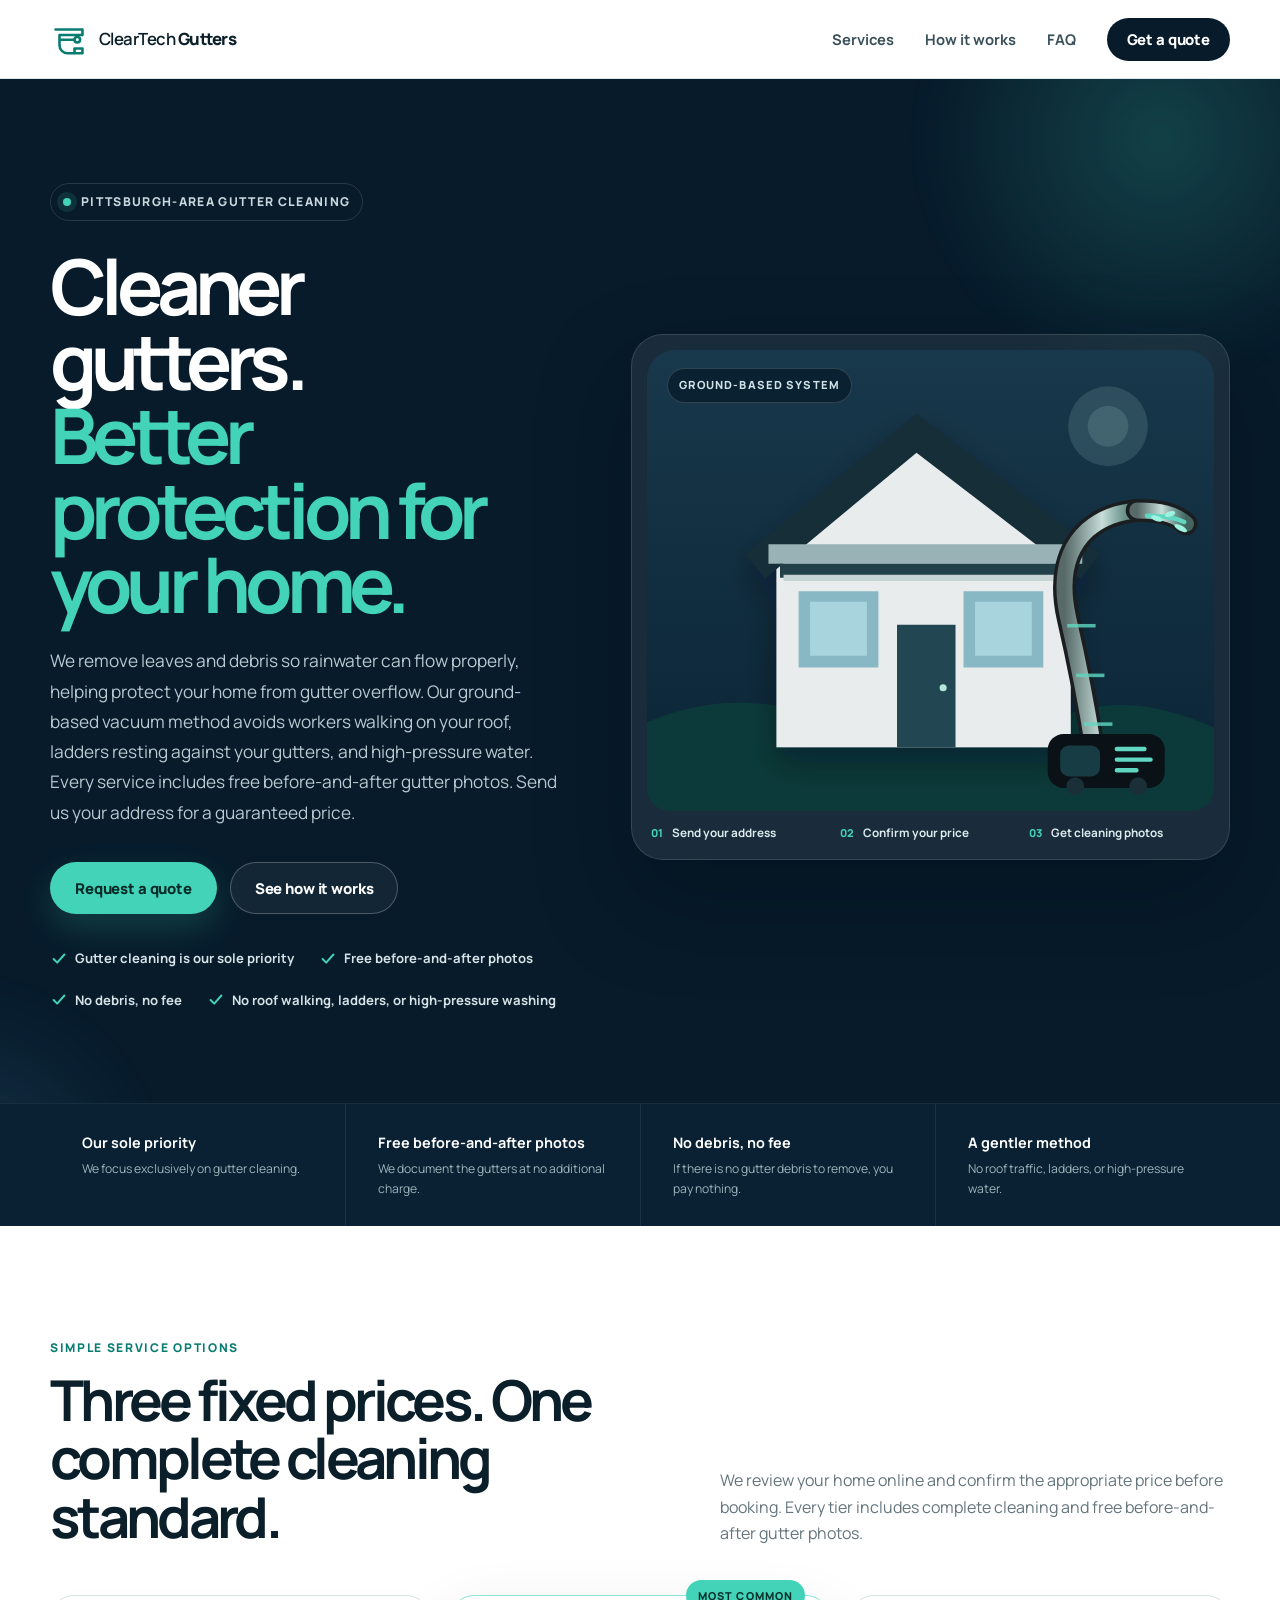
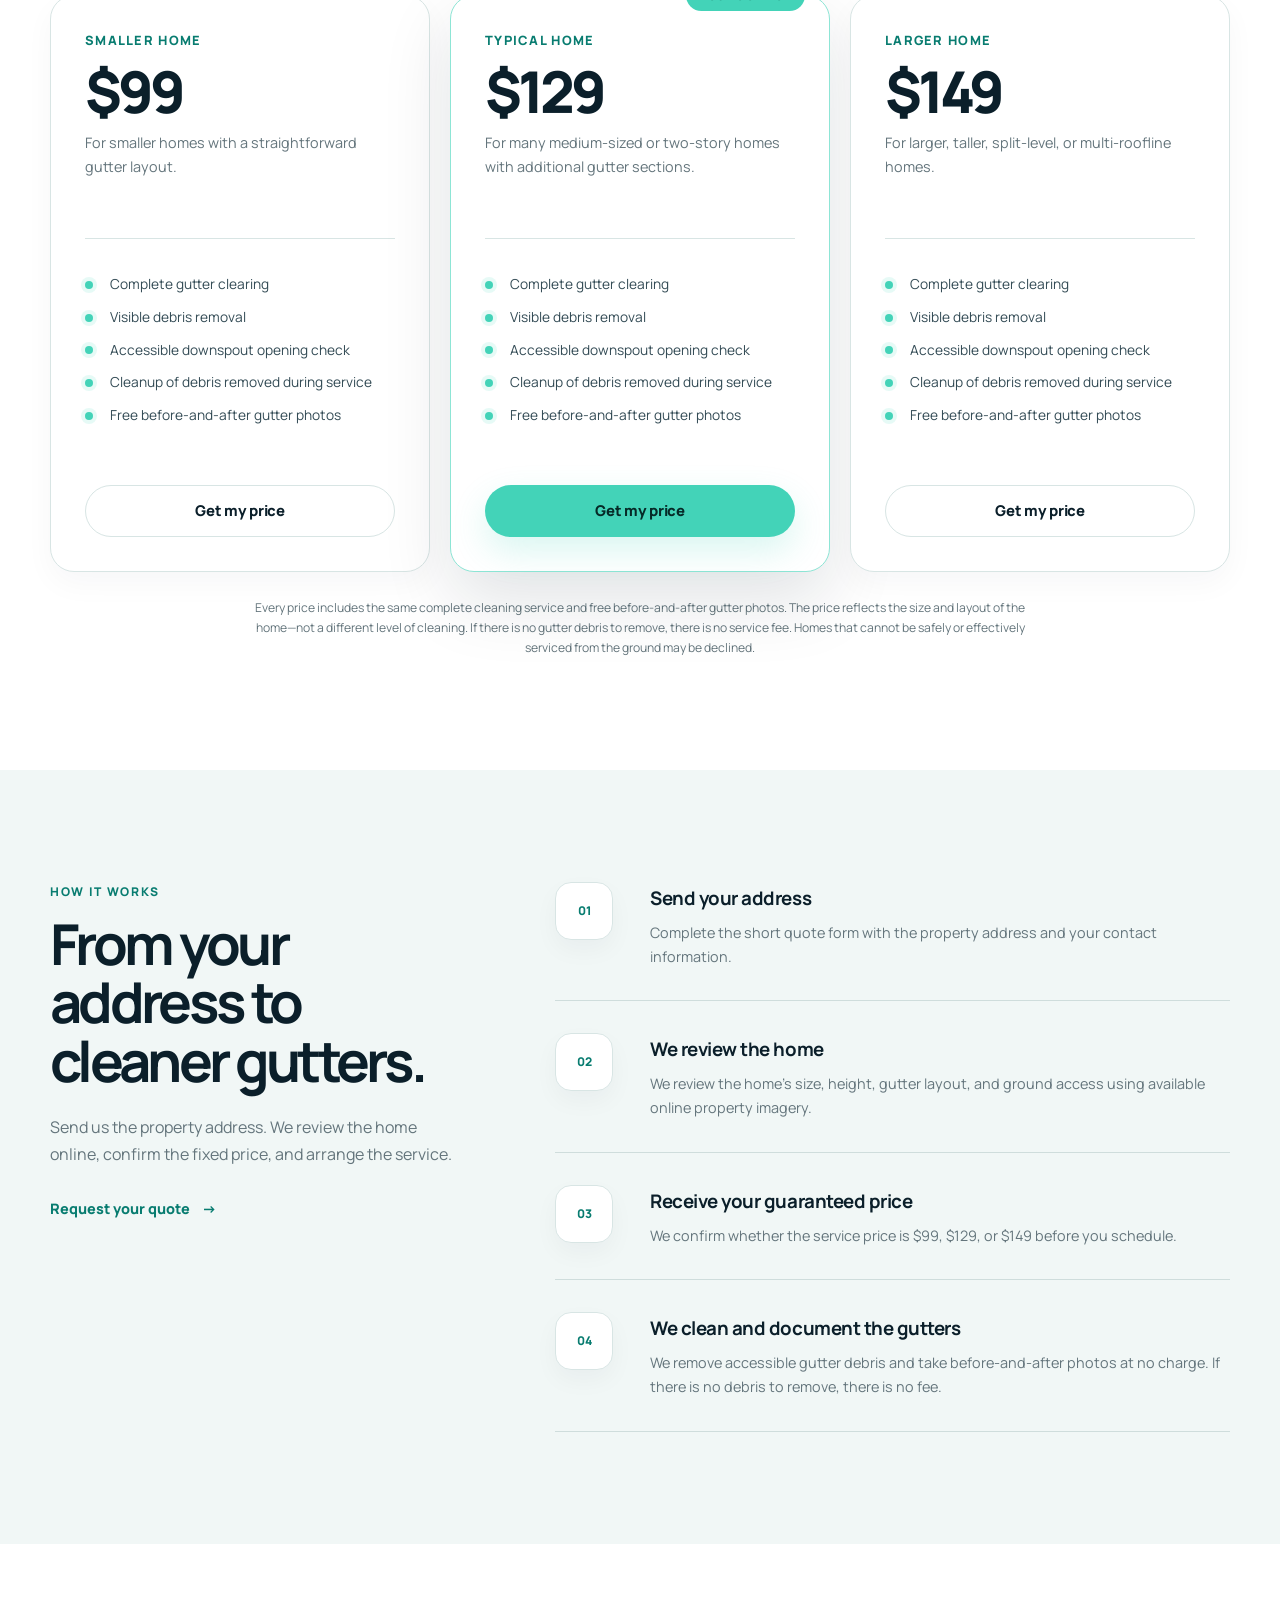
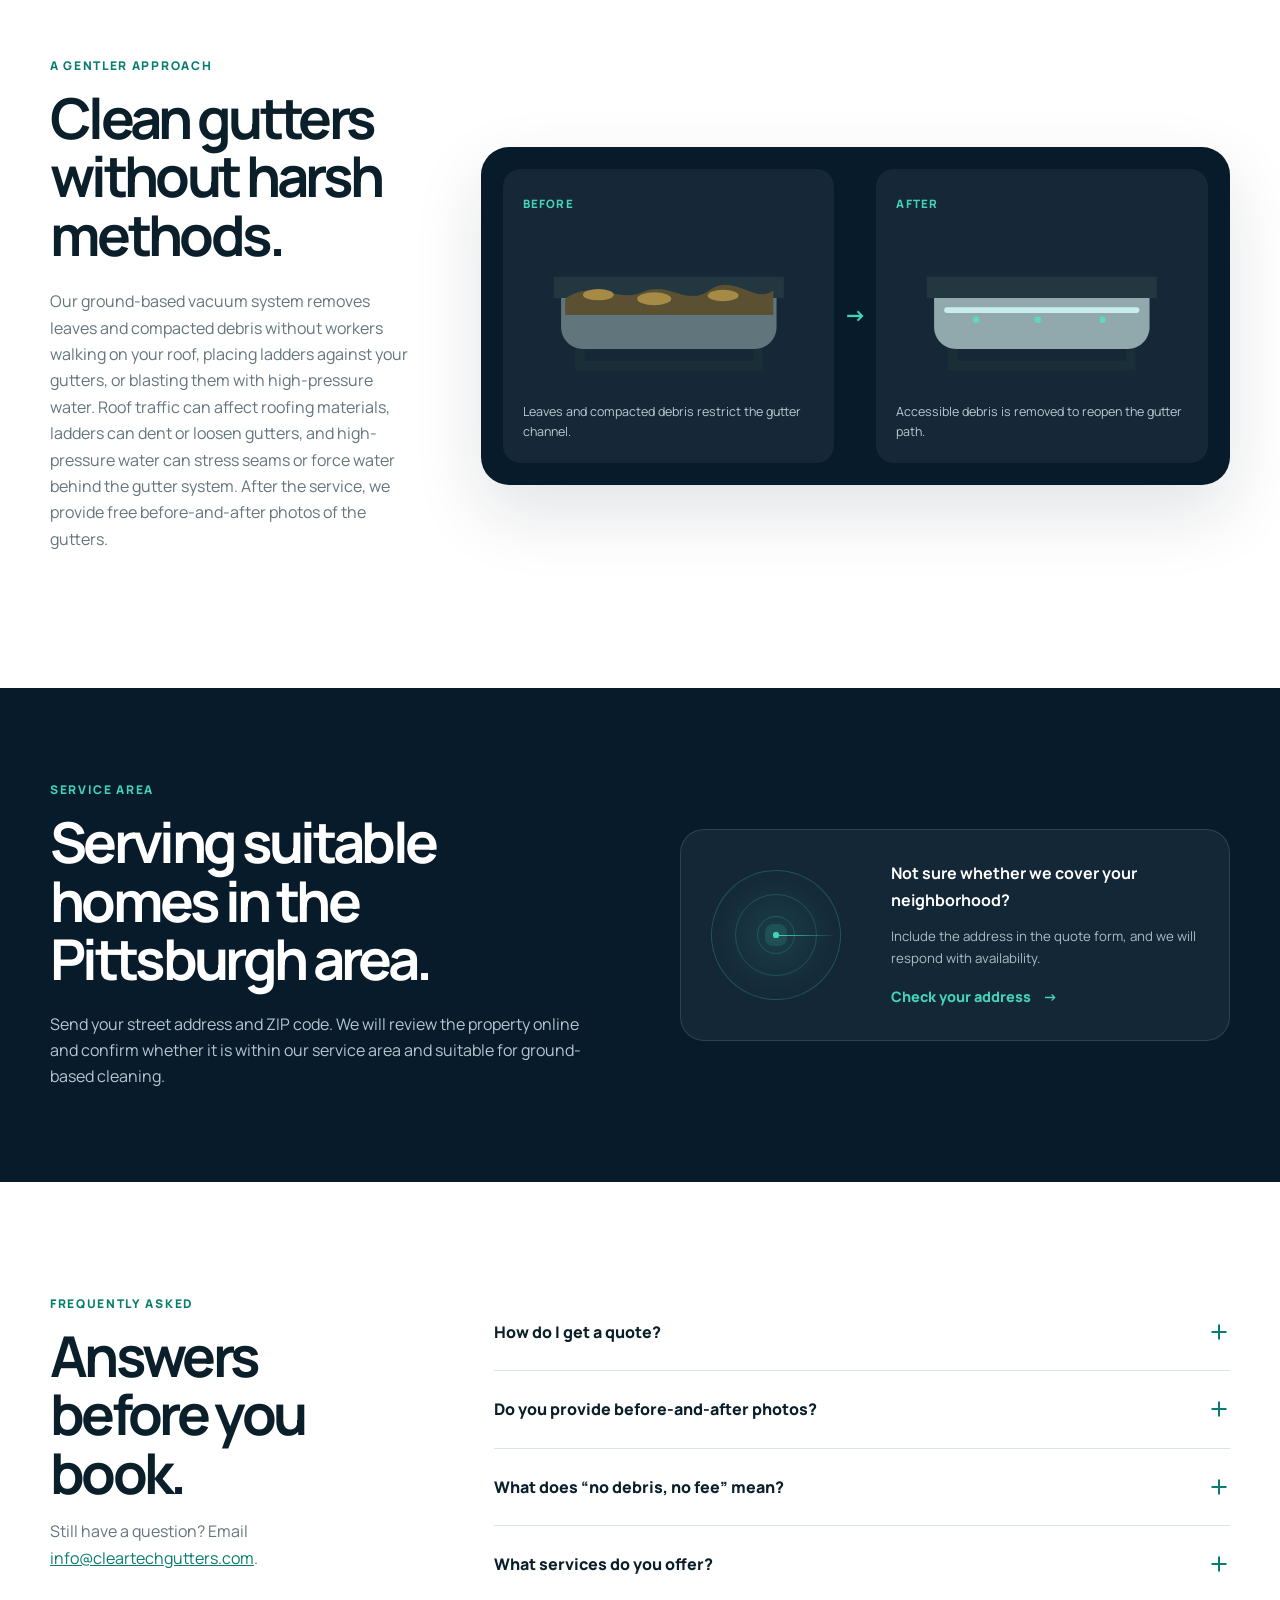
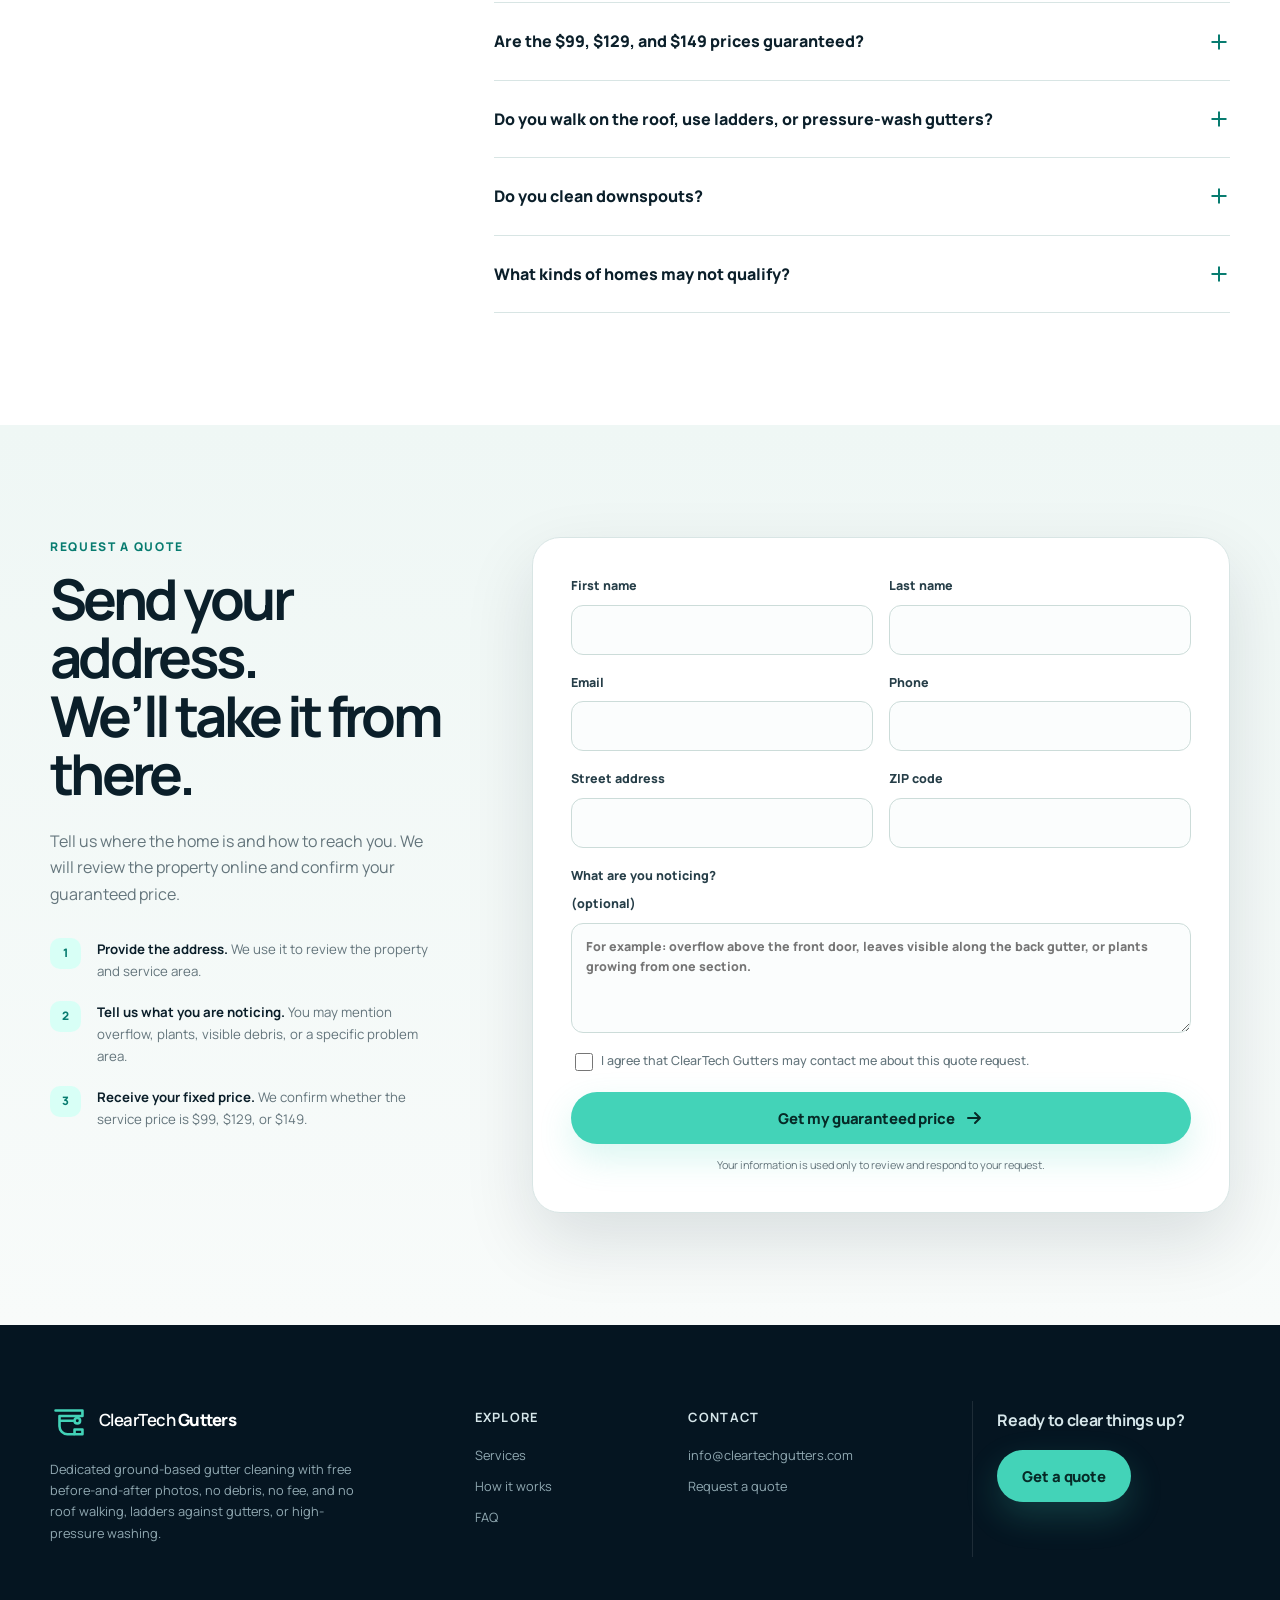
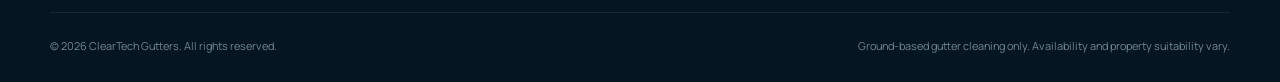
<file: extract/index.html>
<!DOCTYPE html>

<html lang="en">
<head>
<script async="" src="https://www.googletagmanager.com/gtag/js?id=G-CKLV57WRPK"></script>
<script>
  window.dataLayer = window.dataLayer || [];
  function gtag(){dataLayer.push(arguments);}
  gtag('js', new Date());

  gtag('config', 'G-CKLV57WRPK');
</script>
<meta charset="utf-8"/>
<meta content="width=device-width, initial-scale=1" name="viewport"/>
<title>ClearTech Gutters | Gutter Cleaning in Pittsburgh</title>
<meta content="Dedicated gutter cleaning for suitable Pittsburgh-area homes with fixed pricing, free before-and-after gutter photos, and a ground-based method that avoids roof walking, ladders against gutters, and high-pressure water." name="description"/>
<meta content="#071b2b" name="theme-color"/>
<meta name="robots" content="noindex,follow">
<link href="https://cleartechgutters.com/" rel="canonical"/>
<link href="assets/favicon.svg" rel="icon" type="image/svg+xml"/>
<link href="https://fonts.googleapis.com" rel="preconnect"/>
<link crossorigin="" href="https://fonts.gstatic.com" rel="preconnect"/>
<link href="https://fonts.googleapis.com/css2?family=Manrope:wght@400;500;600;700;800&amp;display=swap" rel="stylesheet"/>
<link href="styles.css" rel="stylesheet"/>
<meta content="website" property="og:type"/>
<meta content="ClearTech Gutters | Smarter Gutter Cleaning" property="og:title"/>
<meta content="Dedicated gutter cleaning with fixed pricing, free before-and-after gutter photos, and no roof walking, ladders against gutters, or high-pressure washing." property="og:description"/>
<meta content="https://cleartechgutters.com/" property="og:url"/>
<meta content="https://cleartechgutters.com/assets/og-card.png" property="og:image"/>
<script type="application/ld+json">
  {
    "@context": "https://schema.org",
    "@type": "HomeAndConstructionBusiness",
    "name": "ClearTech Gutters",
    "url": "https://cleartechgutters.com/",
    "email": "info@cleartechgutters.com",
    "description": "Dedicated ground-based gutter cleaning for suitable homes in the Pittsburgh area.",
    "areaServed": "Pittsburgh metropolitan area",
    "priceRange": "$99-$149"
  }
  </script>
</head>
<body>
<a class="skip-link" href="#main">Skip to content</a>
<header class="site-header" id="top">
<div class="container nav-wrap">
<a aria-label="ClearTech Gutters home" class="brand" href="#top">
<svg aria-hidden="true" class="brand-mark" viewbox="0 0 48 48">
<path d="M7 12h34v7H12v13c0 5.5 4.5 10 10 10h8"></path>
<path d="M31 36h10v6H31z"></path>
<path d="M13 25h16"></path>
<circle cx="34.5" cy="25" r="3.5"></circle>
</svg>
<span>ClearTech <strong>Gutters</strong></span>
</a>
<button aria-controls="primary-nav" aria-expanded="false" class="menu-toggle" type="button">
<span></span><span></span><span></span>
<span class="sr-only">Open menu</span>
</button>
<nav aria-label="Primary navigation" class="primary-nav" id="primary-nav">
<a href="#services">Services</a>
<a href="#process">How it works</a>
<a href="#faq">FAQ</a>
<a class="button button-small" href="#quote">Get a quote</a>
</nav>
</div>
</header>
<main id="main">
<section class="hero section-dark">
<div class="hero-glow hero-glow-one"></div>
<div class="hero-glow hero-glow-two"></div>
<div class="container hero-grid">
<div class="hero-copy reveal">
<div class="eyebrow"><span class="eyebrow-dot"></span> Pittsburgh-area gutter cleaning</div>
<h1>Cleaner gutters.<br/><span>Better protection for your home.</span></h1>
<p class="hero-lede">We remove leaves and debris so rainwater can flow properly, helping protect your home from gutter overflow. Our ground-based vacuum method avoids workers walking on your roof, ladders resting against your gutters, and high-pressure water. Every service includes free before-and-after gutter photos. Send us your address for a guaranteed price.</p>
<div class="hero-actions">
<a class="button button-primary" href="#quote">Request a quote</a>
<a class="button button-ghost" href="#process">See how it works</a>
</div>
<ul aria-label="Service highlights" class="hero-checks"><li><svg aria-hidden="true" viewbox="0 0 20 20"><path d="m4 10 4 4 8-9"></path></svg>Gutter cleaning is our sole priority</li><li><svg aria-hidden="true" viewbox="0 0 20 20"><path d="m4 10 4 4 8-9"></path></svg>Free before-and-after photos</li><li><svg aria-hidden="true" viewbox="0 0 20 20"><path d="m4 10 4 4 8-9"></path></svg>No debris, no fee</li><li><svg aria-hidden="true" viewbox="0 0 20 20"><path d="m4 10 4 4 8-9"></path></svg>No roof walking, ladders, or high-pressure washing</li></ul>
</div>
<div aria-label="Illustration of the ClearTech ground-based gutter cleaning system" class="hero-visual reveal">
<div class="visual-card">
<div class="visual-label">Ground-based system</div>
<svg aria-labelledby="hero-illustration-title hero-illustration-desc" class="house-illustration" role="img" viewbox="0 0 640 520">
<title id="hero-illustration-title">ClearTech gutter cleaning illustration</title>
<desc id="hero-illustration-desc">A transparent vacuum tube reaches from the ground to a gutter on a two-story home.</desc>
<defs>
<lineargradient id="sky" x1="0" x2="0" y1="0" y2="1">
<stop offset="0" stop-color="#18384b"></stop>
<stop offset="1" stop-color="#0a2435"></stop>
</lineargradient>
<lineargradient id="tube" x1="0" x2="1" y1="0" y2="0">
<stop offset="0" stop-color="#c7f6ee" stop-opacity=".35"></stop>
<stop offset=".5" stop-color="#e7fffa" stop-opacity=".85"></stop>
<stop offset="1" stop-color="#8be7d5" stop-opacity=".35"></stop>
</lineargradient>
<filter height="140%" id="shadow" width="140%" x="-20%" y="-20%">
<fedropshadow dx="0" dy="18" flood-color="#001019" flood-opacity=".35" stddeviation="18"></fedropshadow>
</filter>
</defs>
<rect fill="url(#sky)" height="520" rx="32" width="640"></rect>
<circle cx="520" cy="86" fill="#d3fff5" opacity=".12" r="45"></circle>
<circle cx="520" cy="86" fill="#d3fff5" opacity=".12" r="23"></circle>
<path d="M0 420C86 383 155 399 226 420s151 34 222 1c72-33 128-23 192 5v94H0Z" fill="#0c3a3a"></path>
<g filter="url(#shadow)">
<path d="M146 224 306 96l172 128v224H146Z" fill="#e8eced"></path>
<path d="M111 230 304 72l207 158-22 28-185-142-171 142Z" fill="#152d39"></path>
<path d="M137 219h354v22H137z" fill="#99b2b5"></path>
<path d="M150 241h326v16H150z" fill="#243f49"></path>
<path d="M171 272h90v86h-90zM357 272h90v86h-90z" fill="#89b8c5"></path>
<path d="M184 284h64v61h-64zM370 284h64v61h-64z" fill="#a8d5dd"></path>
<path d="M282 310h66v138h-66z" fill="#244653"></path>
<circle cx="334" cy="381" fill="#b5e6dc" r="4"></circle>
<path d="M154 257h318" stroke="#c6d3d4" stroke-width="7"></path>
</g>
<g>
<path d="M506 466c-9-62-20-116-31-164-10-45-1-78 22-99 17-15 38-21 59-22" fill="none" stroke="#1b1e20" stroke-linecap="round" stroke-width="26"></path>
<path d="M506 466c-9-62-20-116-31-164-10-45-1-78 22-99 17-15 38-21 59-22" fill="none" stroke="url(#tube)" stroke-linecap="round" stroke-width="18"></path>
<path d="M553 181c26 0 42 4 55 15" fill="none" stroke="#1b1e20" stroke-linecap="round" stroke-width="26"></path>
<path d="M553 181c26 0 42 4 55 15" fill="none" stroke="url(#tube)" stroke-linecap="round" stroke-width="18"></path>
<path d="M606 194c-12-6-27-7-42-7" fill="none" stroke="#60d8c1" stroke-linecap="round" stroke-width="5"></path>
<path d="M493 422h32" opacity=".8" stroke="#60d8c1" stroke-width="4"></path>
<path d="M484 367h32" opacity=".8" stroke="#60d8c1" stroke-width="4"></path>
<path d="M474 311h32" opacity=".8" stroke="#60d8c1" stroke-width="4"></path>
</g>
<g transform="translate(452 433)">
<rect fill="#0a1218" height="61" rx="18" width="132" x="0" y="0"></rect>
<rect fill="#183c43" height="35" rx="10" width="45" x="14" y="13"></rect>
<circle cx="31" cy="59" fill="#1a2f37" r="10"></circle>
<circle cx="102" cy="59" fill="#1a2f37" r="10"></circle>
<path d="M78 17h31M78 29h38M78 41h22" stroke="#60d8c1" stroke-linecap="round" stroke-width="5"></path>
</g>
<g fill="#9cf3df">
<ellipse cx="575" cy="190" rx="7" ry="3" transform="rotate(20 575 190)"></ellipse>
<ellipse cx="590" cy="185" rx="6" ry="3" transform="rotate(-18 590 185)"></ellipse>
<ellipse cx="602" cy="201" rx="8" ry="3" transform="rotate(28 602 201)"></ellipse>
</g>
</svg>
<div class="visual-stats"><div><span>01</span><strong>Send your address</strong></div><div><span>02</span><strong>Confirm your price</strong></div><div><span>03</span><strong>Get cleaning photos</strong></div></div>
</div>
</div>
</div>
</section>
<section aria-label="ClearTech service principles" class="trust-strip">
<div class="container trust-grid"><div><strong>Our sole priority</strong><span>We focus exclusively on gutter cleaning.</span></div><div><strong>Free before-and-after photos</strong><span>We document the gutters at no additional charge.</span></div><div><strong>No debris, no fee</strong><span>If there is no gutter debris to remove, you pay nothing.</span></div><div><strong>A gentler method</strong><span>No roof traffic, ladders, or high-pressure water.</span></div></div>
</section>
<section class="section" id="services">
<div class="container">
<div class="section-heading reveal">
<div>
<p class="kicker">Simple service options</p>
<h2>Three fixed prices. One complete cleaning standard.</h2>
</div>
<p>We review your home online and confirm the appropriate price before booking. Every tier includes complete cleaning and free before-and-after gutter photos.</p>
</div>
<div class="pricing-grid"><article class="price-card reveal"><div class="price-card-top"><p class="plan-name">Smaller home</p><p class="price">$99</p><p class="plan-desc">For smaller homes with a straightforward gutter layout.</p></div><ul><li>Complete gutter clearing</li><li>Visible debris removal</li><li>Accessible downspout opening check</li><li>Cleanup of debris removed during service</li><li>Free before-and-after gutter photos</li></ul><a class="button button-outline" href="#quote">Get my price</a></article><article class="price-card reveal price-card-featured"><div class="popular-label">Most common</div><div class="price-card-top"><p class="plan-name">Typical home</p><p class="price">$129</p><p class="plan-desc">For many medium-sized or two-story homes with additional gutter sections.</p></div><ul><li>Complete gutter clearing</li><li>Visible debris removal</li><li>Accessible downspout opening check</li><li>Cleanup of debris removed during service</li><li>Free before-and-after gutter photos</li></ul><a class="button button-primary" href="#quote">Get my price</a></article><article class="price-card reveal"><div class="price-card-top"><p class="plan-name">Larger home</p><p class="price">$149</p><p class="plan-desc">For larger, taller, split-level, or multi-roofline homes.</p></div><ul><li>Complete gutter clearing</li><li>Visible debris removal</li><li>Accessible downspout opening check</li><li>Cleanup of debris removed during service</li><li>Free before-and-after gutter photos</li></ul><a class="button button-outline" href="#quote">Get my price</a></article></div>
<p class="fine-print">Every price includes the same complete cleaning service and free before-and-after gutter photos. The price reflects the size and layout of the home—not a different level of cleaning. If there is no gutter debris to remove, there is no service fee. Homes that cannot be safely or effectively serviced from the ground may be declined.</p>
</div>
</section>
<section class="section section-soft" id="process">
<div class="container process-layout">
<div class="process-copy reveal">
<p class="kicker">How it works</p>
<h2>From your address to cleaner gutters.</h2>
<p>Send us the property address. We review the home online, confirm the fixed price, and arrange the service.</p>
<a class="text-link" href="#quote">Request your quote <span aria-hidden="true">→</span></a>
</div>
<ol class="steps">
<li class="step reveal">
<span class="step-number">01</span>
<div><h3>Send your address</h3><p>Complete the short quote form with the property address and your contact information.</p></div>
</li>
<li class="step reveal">
<span class="step-number">02</span>
<div><h3>We review the home</h3><p>We review the home’s size, height, gutter layout, and ground access using available online property imagery.</p></div>
</li>
<li class="step reveal">
<span class="step-number">03</span>
<div><h3>Receive your guaranteed price</h3><p>We confirm whether the service price is $99, $129, or $149 before you schedule.</p></div>
</li>
<li class="step reveal">
<span class="step-number">04</span>
<div><h3>We clean and document the gutters</h3><p>We remove accessible gutter debris and take before-and-after photos at no charge. If there is no debris to remove, there is no fee.</p></div>
</li>
</ol>
</div>
</section>
<section class="section comparison-section">
<div class="container comparison-grid">
<div class="comparison-copy reveal">
<p class="kicker">A gentler approach</p>
<h2>Clean gutters without harsh methods.</h2>
<p>Our ground-based vacuum system removes leaves and compacted debris without workers walking on your roof, placing ladders against your gutters, or blasting them with high-pressure water. Roof traffic can affect roofing materials, ladders can dent or loosen gutters, and high-pressure water can stress seams or force water behind the gutter system. After the service, we provide free before-and-after photos of the gutters.</p>

</div>
<div class="comparison-card reveal">
<div class="compare-panel clogged">
<span>Before</span>
<svg aria-hidden="true" viewbox="0 0 360 220">
<path d="M38 64h284v26H38z" fill="#233741"></path>
<path d="M47 90h266v36c0 15-12 27-27 27H74c-15 0-27-12-27-27Z" fill="#60767c"></path>
<path d="M52 91c37-26 65 6 95-8 33-15 55 19 84-3 28-21 56 18 78 1v30H52Z" fill="#5b5032"></path>
<g fill="#a68b47"><ellipse cx="93" cy="86" rx="19" ry="7"></ellipse><ellipse cx="162" cy="91" rx="21" ry="8"></ellipse><ellipse cx="247" cy="87" rx="19" ry="7"></ellipse></g>
<path d="M70 153v21h220v-21" fill="none" stroke="#1a2e37" stroke-width="12"></path>
</svg>
<p>Leaves and compacted debris restrict the gutter channel.</p>
</div>
<div class="compare-divider"><span>→</span></div>
<div class="compare-panel clear">
<span>After</span>
<svg aria-hidden="true" viewbox="0 0 360 220">
<path d="M38 64h284v26H38z" fill="#233741"></path>
<path d="M47 90h266v36c0 15-12 27-27 27H74c-15 0-27-12-27-27Z" fill="#91a8ac"></path>
<path d="M63 105h234" opacity=".8" stroke="#d8ffff" stroke-linecap="round" stroke-width="7"></path>
<path d="M70 153v21h220v-21" fill="none" stroke="#1a2e37" stroke-width="12"></path>
<g fill="#60d8c1"><circle cx="99" cy="117" r="4"></circle><circle cx="175" cy="117" r="4"></circle><circle cx="255" cy="117" r="4"></circle></g>
</svg>
<p>Accessible debris is removed to reopen the gutter path.</p>
</div>
</div>
</div>
</section>
<section class="section section-dark service-area">
<div class="container area-grid">
<div class="reveal">
<p class="kicker kicker-light">Service area</p>
<h2>Serving suitable homes in the Pittsburgh area.</h2>
<p>Send your street address and ZIP code. We will review the property online and confirm whether it is within our service area and suitable for ground-based cleaning.</p>
</div>
<div class="area-card reveal">
<div aria-hidden="true" class="radar"><span></span><span></span><span></span><i></i></div>
<div>
<strong>Not sure whether we cover your neighborhood?</strong>
<p>Include the address in the quote form, and we will respond with availability.</p>
<a class="text-link text-link-light" href="#quote">Check your address <span>→</span></a>
</div>
</div>
</div>
</section>
<section class="section" id="faq">
<div class="container faq-layout">
<div class="faq-heading reveal">
<p class="kicker">Frequently asked</p>
<h2>Answers before you book.</h2>
<p>Still have a question? Email <a href="mailto:info@cleartechgutters.com">info@cleartechgutters.com</a>.</p>
</div>
<div class="accordion" data-accordion=""><div class="faq-item reveal"><button aria-expanded="false" type="button"><span>How do I get a quote?</span><i></i></button><div class="faq-answer"><p>Send us the property address and your contact information. We review the home online and confirm the price before booking.</p></div></div><div class="faq-item reveal"><button aria-expanded="false" type="button"><span>Do you provide before-and-after photos?</span><i></i></button><div class="faq-answer"><p>Yes. We take before-and-after photos of the gutters during every completed cleaning and provide them at no additional charge.</p></div></div><div class="faq-item reveal"><button aria-expanded="false" type="button"><span>What does “no debris, no fee” mean?</span><i></i></button><div class="faq-answer"><p>If we inspect the gutters and find no gutter debris to remove, there is no cleaning fee.</p></div></div><div class="faq-item reveal"><button aria-expanded="false" type="button"><span>What services do you offer?</span><i></i></button><div class="faq-answer"><p>Gutter cleaning is our sole priority. We focus exclusively on cleaning gutters rather than dividing our attention among unrelated home services.</p></div></div><div class="faq-item reveal"><button aria-expanded="false" type="button"><span>Are the $99, $129, and $149 prices guaranteed?</span><i></i></button><div class="faq-answer"><p>Yes. Once we confirm which price applies to your home, that is the price you pay for the described gutter-cleaning service.</p></div></div><div class="faq-item reveal"><button aria-expanded="false" type="button"><span>Do you walk on the roof, use ladders, or pressure-wash gutters?</span><i></i></button><div class="faq-answer"><p>No. Our service is performed from the ground using a vacuum system. We do not walk on the roof, lean ladders against the gutters, or blast the gutters with high-pressure water. Roof traffic can affect roofing materials, ladders can dent or loosen gutters, and high-pressure water can stress seams or force water behind the gutter system. Homes that cannot be effectively reached from the ground may not be serviceable.</p></div></div><div class="faq-item reveal"><button aria-expanded="false" type="button"><span>Do you clean downspouts?</span><i></i></button><div class="faq-answer"><p>The service includes an opening check for accessible downspouts. Internal blockages requiring disassembly and underground drainage problems are not included.</p></div></div><div class="faq-item reveal"><button aria-expanded="false" type="button"><span>What kinds of homes may not qualify?</span><i></i></button><div class="faq-answer"><p>Examples include unusually tall structures, inaccessible rear elevations, severe grade changes, fragile gutter systems, or properties without safe ground access.</p></div></div></div>
</div>
</section>
<section class="section quote-section" id="quote">
<div class="container quote-grid">
<div class="quote-copy reveal">
<p class="kicker">Request a quote</p>
<h2>Send your address.<br/>We’ll take it from there.</h2>
<p>Tell us where the home is and how to reach you. We will review the property online and confirm your guaranteed price.</p>
<div class="quote-tips"><div><span>1</span><p><strong>Provide the address.</strong> We use it to review the property and service area.</p></div><div><span>2</span><p><strong>Tell us what you are noticing.</strong> You may mention overflow, plants, visible debris, or a specific problem area.</p></div><div><span>3</span><p><strong>Receive your fixed price.</strong> We confirm whether the service price is $99, $129, or $149.</p></div></div>
</div>
<div class="form-card reveal">
<form action="https://formspree.io/f/REPLACE_WITH_FORM_ID" id="quote-form" method="POST" novalidate="">
<input name="_subject" type="hidden" value="New ClearTech Gutters quote request"/>
<input aria-hidden="true" autocomplete="off" class="honeypot" name="company_website" tabindex="-1" type="text"/>
<div class="form-row two-col">
<label>First name
                <input autocomplete="given-name" name="first_name" required="" type="text"/>
</label>
<label>Last name
                <input autocomplete="family-name" name="last_name" required="" type="text"/>
</label>
</div>
<div class="form-row two-col">
<label>Email
                <input autocomplete="email" name="email" required="" type="email"/>
</label>
<label>Phone
                <input autocomplete="tel" name="phone" type="tel"/>
</label>
</div>
<div class="form-row two-col">
<label>Street address
                <input autocomplete="street-address" name="street_address" required="" type="text"/>
</label>
<label>ZIP code
                <input autocomplete="postal-code" inputmode="numeric" name="zip_code" pattern="[0-9]{5}(-[0-9]{4})?" required="" type="text"/>
</label>
</div>

<input name="service_interest" type="hidden" value="Determine from address"/><label>What are you noticing? <span class="optional-label">(optional)</span><textarea name="details" placeholder="For example: overflow above the front door, leaves visible along the back gutter, or plants growing from one section." rows="4"></textarea></label>


<label class="checkbox-label">
<input name="contact_permission" required="" type="checkbox"/>
<span>I agree that ClearTech Gutters may contact me about this quote request.</span>
</label>
<button class="button button-primary button-full" type="submit"><span>Get my guaranteed price</span><svg aria-hidden="true" viewbox="0 0 20 20"><path d="M4 10h12m-5-5 5 5-5 5"></path></svg></button>
<p class="form-note">Your information is used only to review and respond to your request.</p>
<div aria-live="polite" class="form-status" id="form-status" role="status"></div>
</form>
</div>
</div>
</section>
</main>
<footer class="site-footer">
<div class="container footer-grid">
<div>
<a class="brand brand-footer" href="#top">
<svg aria-hidden="true" class="brand-mark" viewbox="0 0 48 48"><path d="M7 12h34v7H12v13c0 5.5 4.5 10 10 10h8"></path><path d="M31 36h10v6H31z"></path><path d="M13 25h16"></path><circle cx="34.5" cy="25" r="3.5"></circle></svg>
<span>ClearTech <strong>Gutters</strong></span>
</a>
<p>Dedicated ground-based gutter cleaning with free before-and-after photos, no debris, no fee, and no roof walking, ladders against gutters, or high-pressure washing.</p>
</div>
<div>
<h3>Explore</h3>
<a href="#services">Services</a>
<a href="#process">How it works</a>
<a href="#faq">FAQ</a>
</div>
<div>
<h3>Contact</h3>
<a href="mailto:info@cleartechgutters.com">info@cleartechgutters.com</a>
<a href="#quote">Request a quote</a>
</div>
<div class="footer-cta">
<h3>Ready to clear things up?</h3>
<a class="button button-primary" href="#quote">Get a quote</a>
</div>
</div>
<div class="container footer-bottom">
<p>© <span id="year"></span> ClearTech Gutters. All rights reserved.</p>
<p>Ground-based gutter cleaning only. Availability and property suitability vary.</p>
</div>
</footer>
<script defer="" src="script.js"></script>
</body>
</html>
</file>
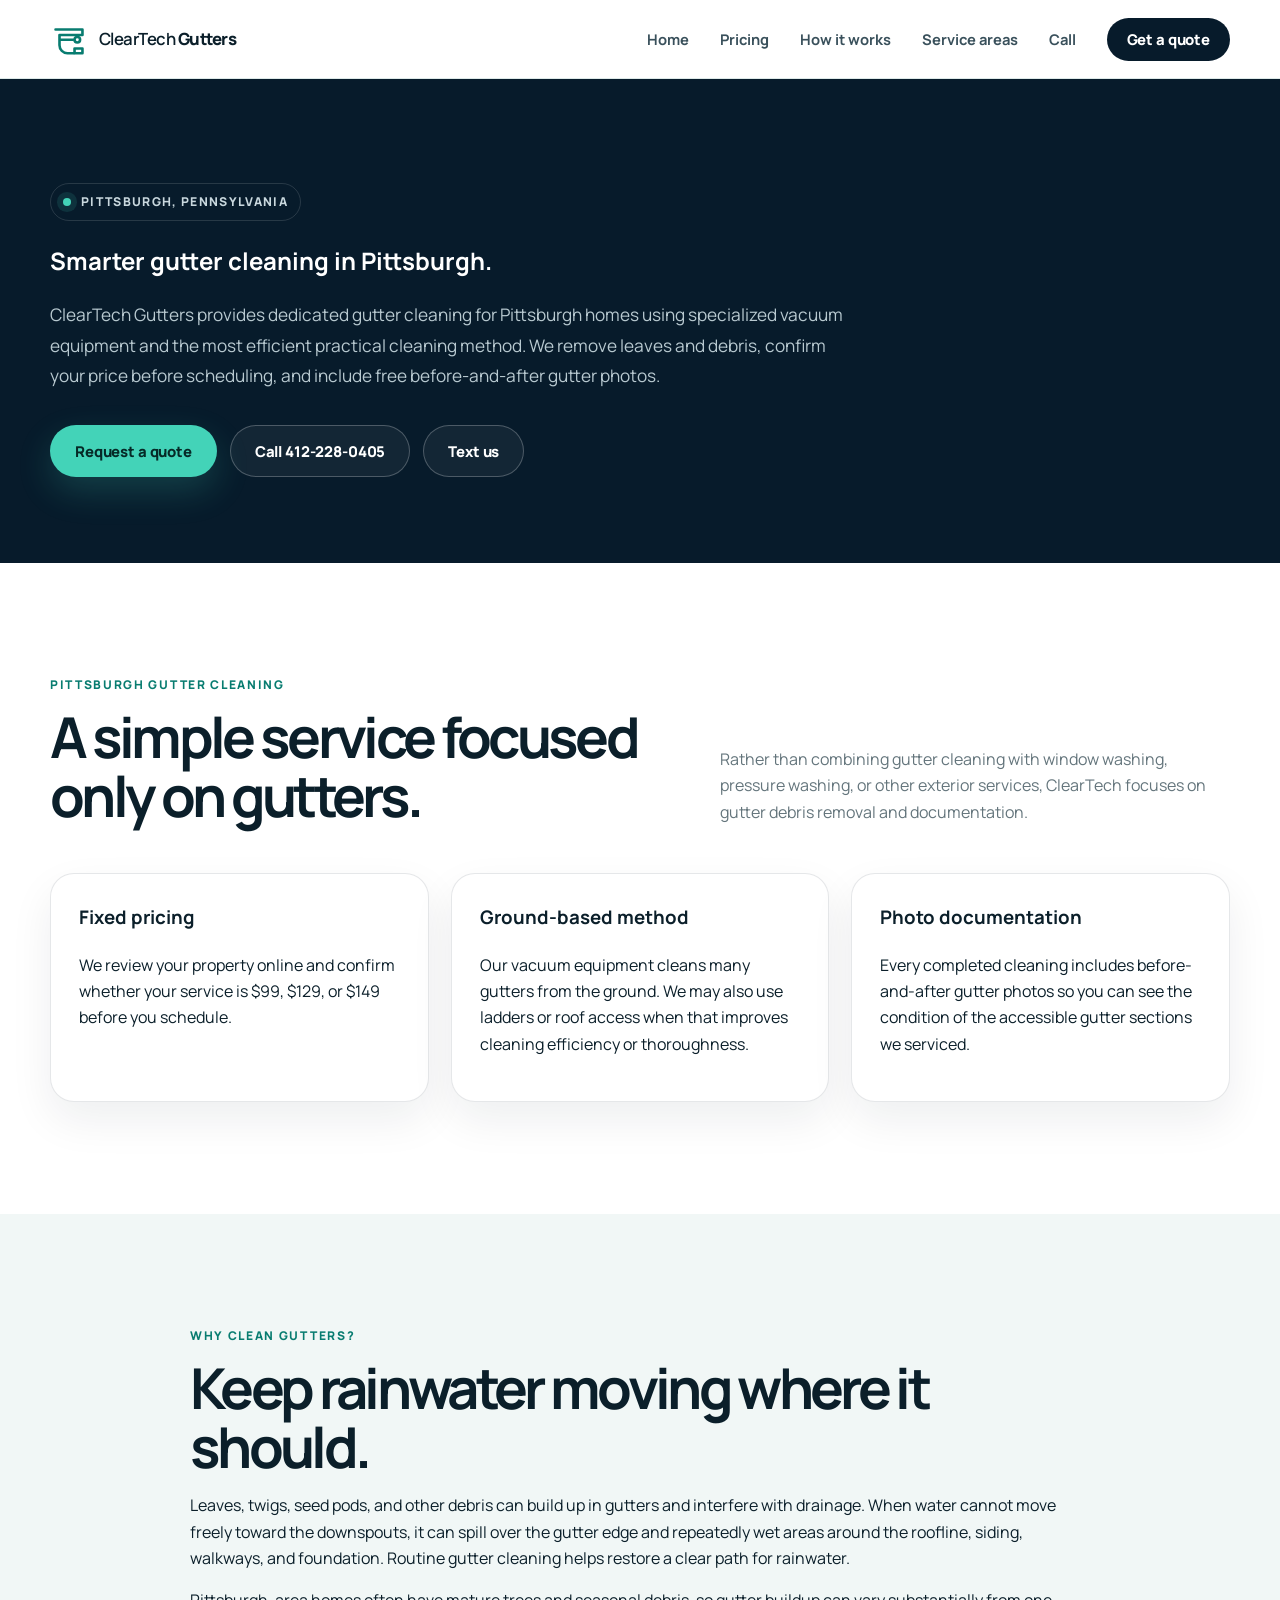
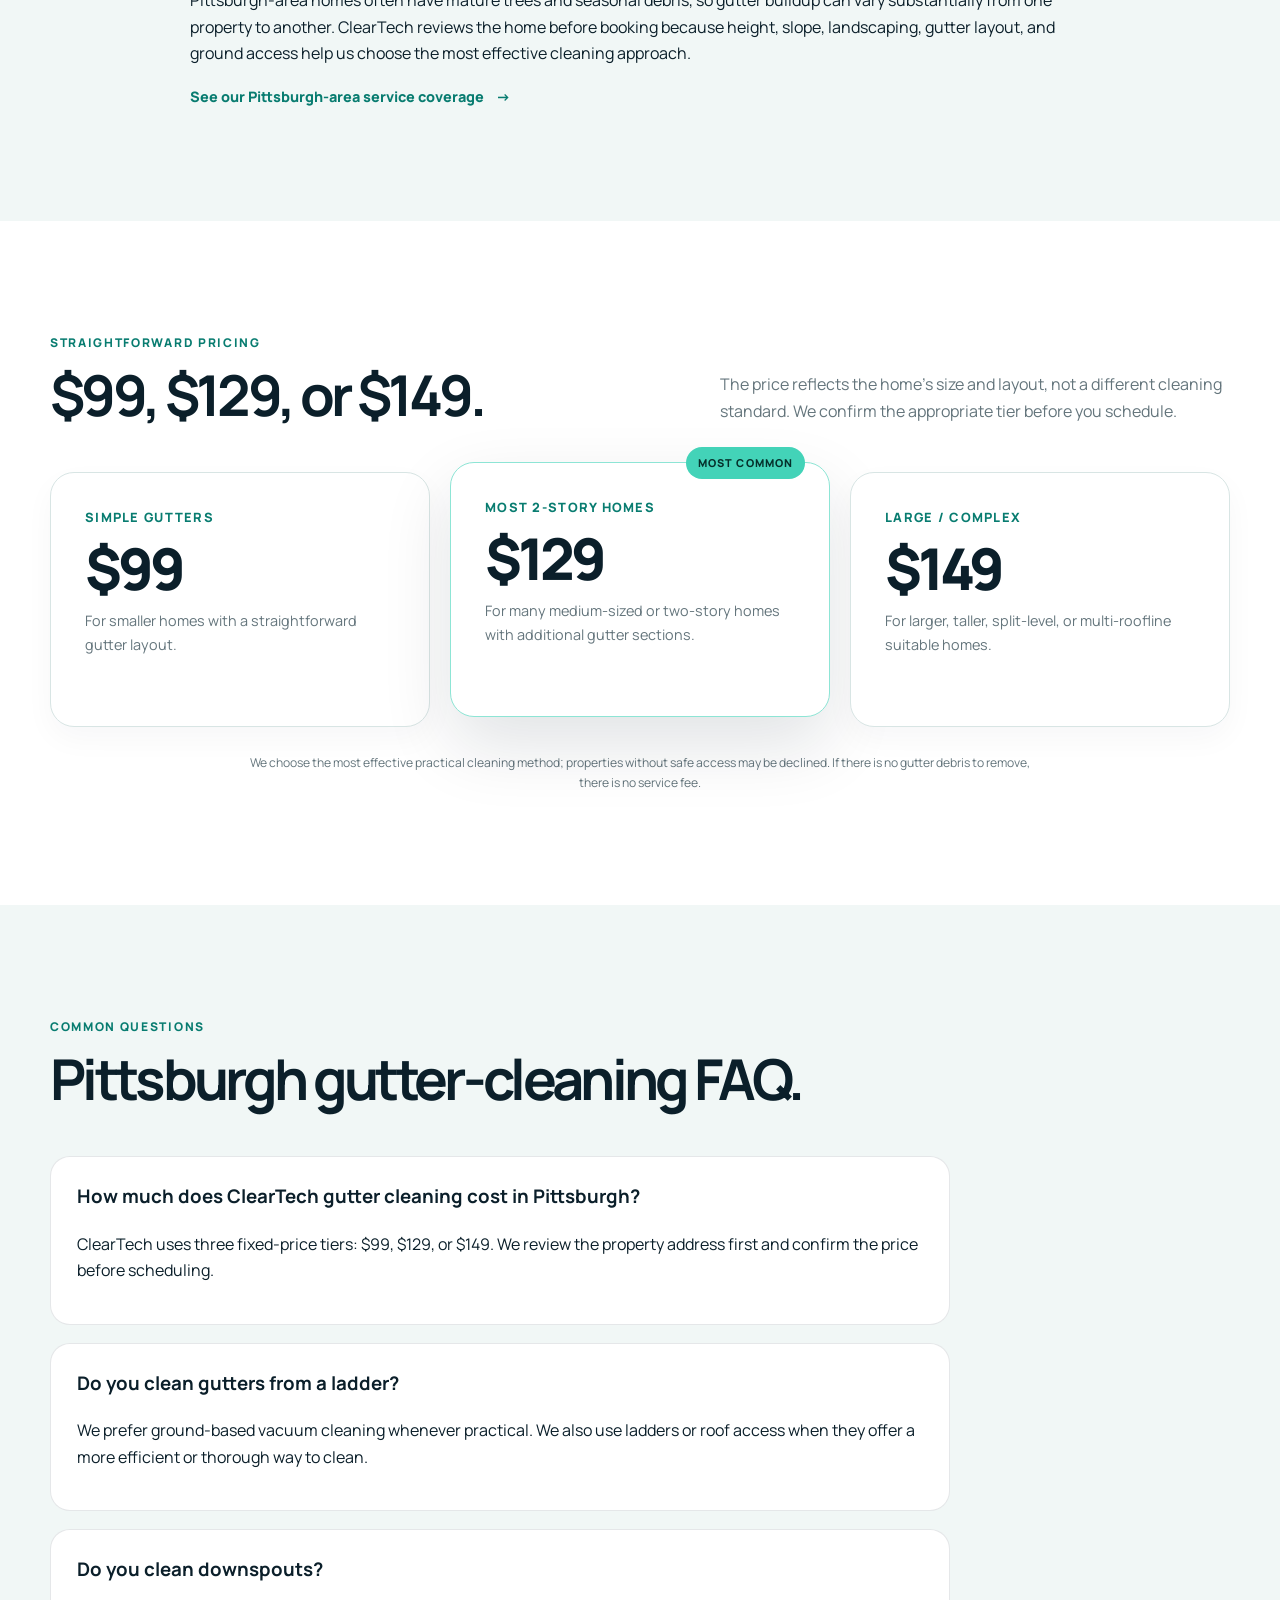
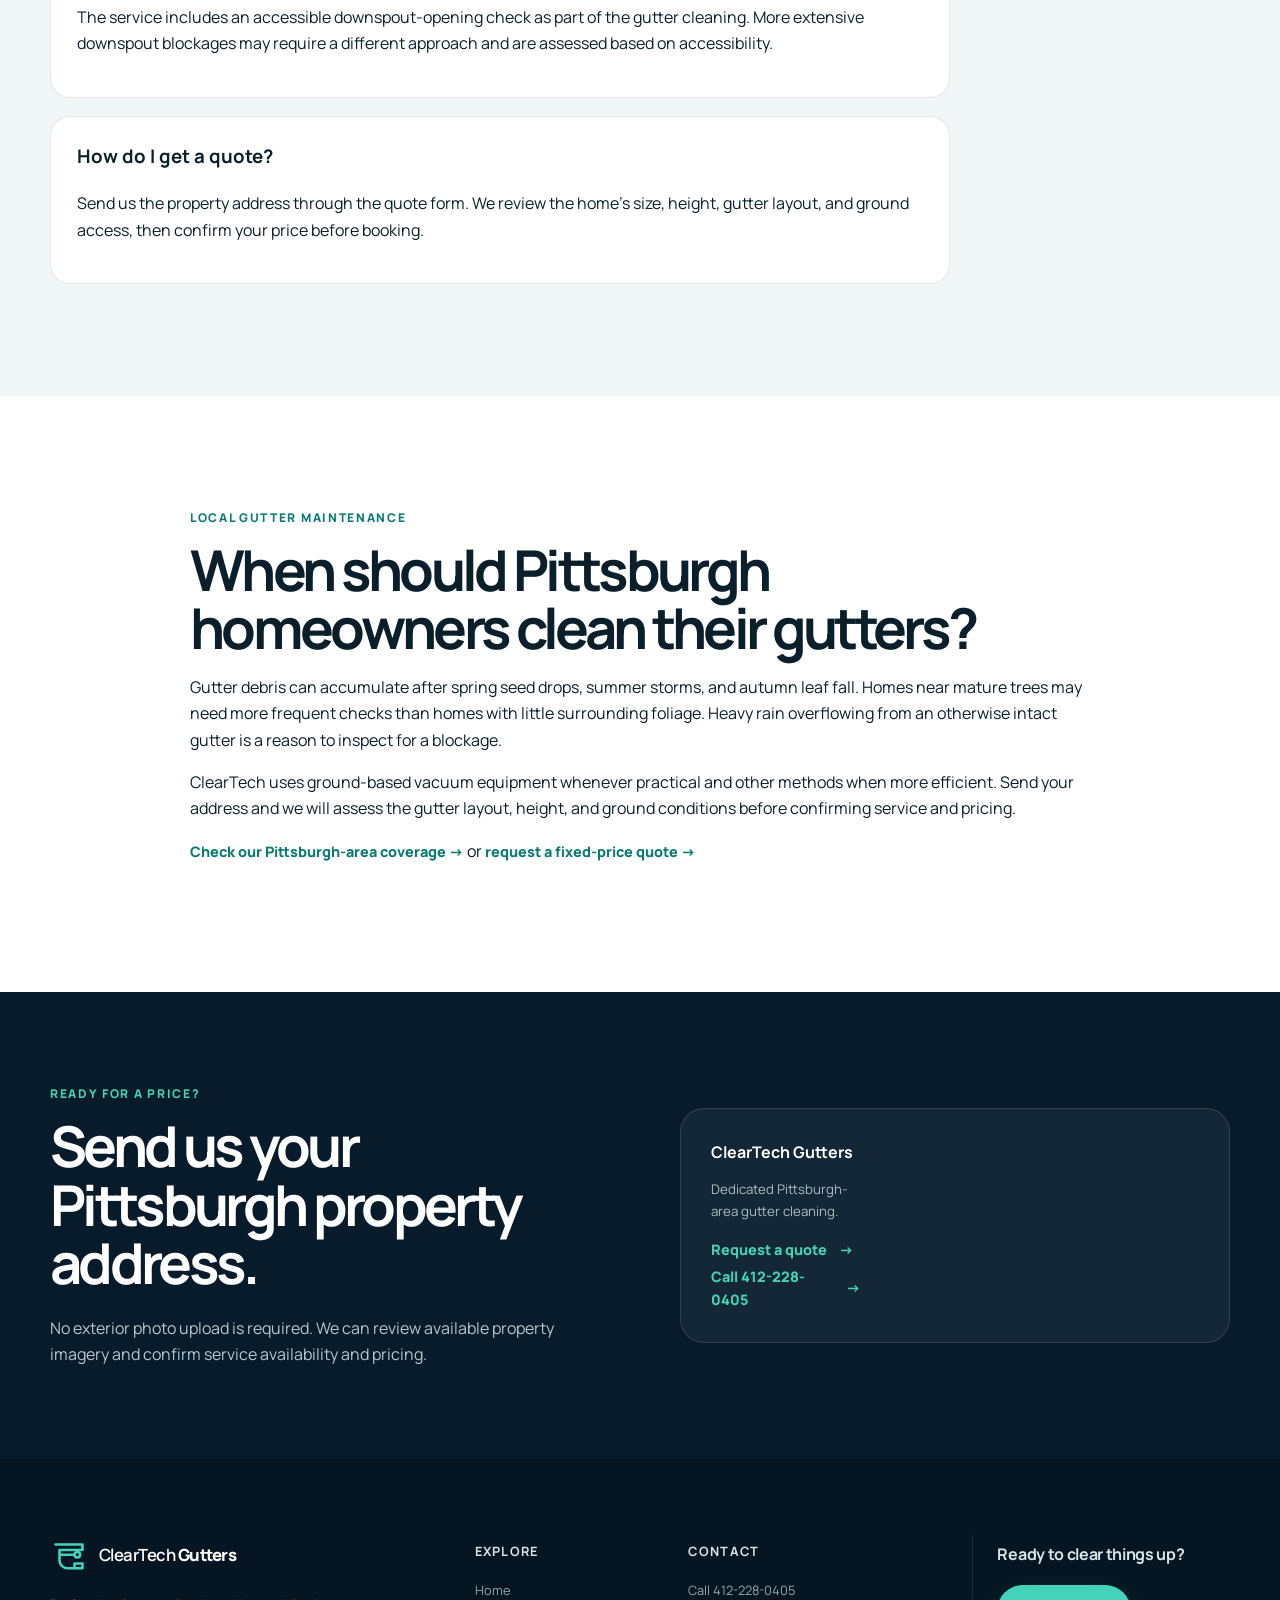
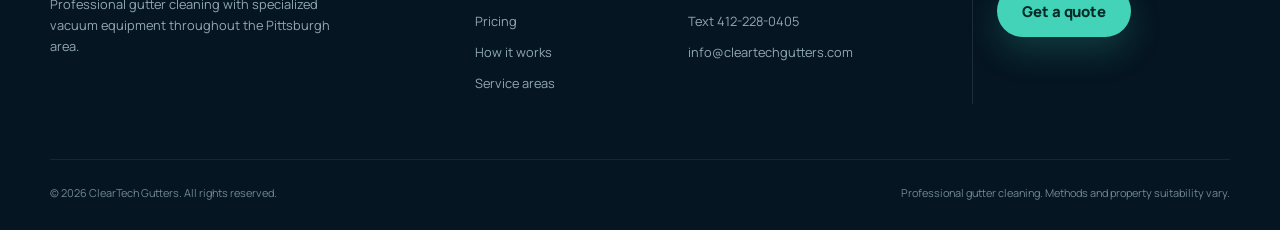
<file: pittsburgh-gutter-cleaning.html>
<!DOCTYPE html>
<html lang="en">
<head>
<script async src="https://www.googletagmanager.com/gtag/js?id=G-CKLV57WRPK"></script>
<script>
  window.dataLayer = window.dataLayer || [];
  function gtag(){dataLayer.push(arguments);}
  gtag('js', new Date());
  gtag('config', 'G-CKLV57WRPK');
</script>
<meta charset="utf-8" />
<meta name="viewport" content="width=device-width, initial-scale=1" />
<title>Gutter Cleaning Pittsburgh, PA | ClearTech Gutters</title>
<meta name="description" content="Pittsburgh gutter cleaning with fixed pricing from $99 to $149, free before-and-after gutter photos, and specialized ground-based vacuum equipment whenever practical. Call or text ClearTech Gutters at 412-228-0405." />
<meta name="robots" content="index,follow" />
<meta name="theme-color" content="#071b2b" />
<link rel="canonical" href="https://cleartechgutters.com/pittsburgh-gutter-cleaning.html" />
<link rel="icon" href="assets/favicon.svg" type="image/svg+xml" />
<link rel="preconnect" href="https://fonts.googleapis.com" />
<link rel="preconnect" href="https://fonts.gstatic.com" crossorigin />
<link href="https://fonts.googleapis.com/css2?family=Manrope:wght@400;500;600;700;800&display=swap" rel="stylesheet" />
<link rel="stylesheet" href="styles.css" />
<meta property="og:type" content="website" />
<meta property="og:title" content="Gutter Cleaning Pittsburgh, PA | ClearTech Gutters" />
<meta property="og:description" content="Dedicated Pittsburgh gutter cleaning with fixed pricing, free before-and-after photos, and specialized ground-based vacuum equipment whenever practical." />
<meta property="og:url" content="https://cleartechgutters.com/pittsburgh-gutter-cleaning.html" />
<meta property="og:image" content="https://cleartechgutters.com/assets/og-card.png" />
<script type="application/ld+json">
{
  "@context": "https://schema.org",
  "@type": "HomeAndConstructionBusiness",
  "name": "ClearTech Gutters",
  "url": "https://cleartechgutters.com/",
  "telephone": "+1-412-228-0405",
  "email": "info@cleartechgutters.com",
  "priceRange": "$99-$149",
  "description": "Professional gutter cleaning with ground-based vacuum equipment whenever practical in Pittsburgh, Pennsylvania.",
  "areaServed": [
    {"@type":"City","name":"Pittsburgh","addressRegion":"PA"},
    {"@type":"AdministrativeArea","name":"Allegheny County","addressRegion":"PA"}
  ],
  "makesOffer": {
    "@type": "Offer",
    "itemOffered": {
      "@type": "Service",
      "name": "Gutter Cleaning",
      "areaServed": {"@type":"City","name":"Pittsburgh","addressRegion":"PA"}
    }
  }
}
</script>
<script type="application/ld+json">
{
  "@context": "https://schema.org",
  "@type": "FAQPage",
  "mainEntity": [
    {
      "@type": "Question",
      "name": "How much does ClearTech gutter cleaning cost in Pittsburgh?",
      "acceptedAnswer": {"@type":"Answer","text":"ClearTech uses three fixed-price tiers: $99, $129, or $149, depending on the home's size, height, gutter layout, and ground access. The price is confirmed before scheduling."}
    },
    {
      "@type": "Question",
      "name": "Does ClearTech use ladders on the gutters?",
      "acceptedAnswer": {"@type":"Answer","text":"ClearTech uses ground-based vacuum equipment whenever practical, with ladders or roof access used when they make cleaning more efficient or thorough."}
    },
    {
      "@type": "Question",
      "name": "Do you provide before-and-after photos?",
      "acceptedAnswer": {"@type":"Answer","text":"Yes. ClearTech includes before-and-after gutter photos with the service at no additional charge."}
    }
  ]
}
</script>
<style>
  .local-hero { padding: 104px 0 86px; position: relative; overflow: hidden; }
  .local-hero h1 { max-width: 900px; }
  .local-hero .hero-lede { max-width: 800px; }
  .seo-grid { display:grid; grid-template-columns:repeat(3,minmax(0,1fr)); gap:22px; margin-top:36px; }
  .seo-card { background:#fff; border:1px solid rgba(7,27,43,.1); border-radius:24px; padding:28px; box-shadow:0 18px 44px rgba(7,27,43,.07); }
  .seo-card h3 { margin-top:0; }
  .copy-width { max-width:900px; }
  .faq-stack { display:grid; gap:18px; margin-top:30px; max-width:900px; }
  .faq-stack article { background:#fff; border:1px solid rgba(7,27,43,.1); border-radius:20px; padding:24px 26px; }
  .faq-stack h3 { margin-top:0; }
  @media (max-width:800px) { .seo-grid { grid-template-columns:1fr; } .local-hero { padding:78px 0 64px; } }
</style>
</head>
<body>
<a class="skip-link" href="#main">Skip to content</a>
<header class="site-header" id="top">
  <div class="container nav-wrap">
    <a class="brand" href="/" aria-label="ClearTech Gutters home">
      <svg class="brand-mark" viewBox="0 0 48 48" aria-hidden="true"><path d="M7 12h34v7H12v13c0 5.5 4.5 10 10 10h8"></path><path d="M31 36h10v6H31z"></path><path d="M13 25h16"></path><circle cx="34.5" cy="25" r="3.5"></circle></svg>
      <span>ClearTech <strong>Gutters</strong></span>
    </a>
    <button class="menu-toggle" type="button" aria-controls="primary-nav" aria-expanded="false"><span></span><span></span><span></span><span class="sr-only">Open menu</span></button>
    <nav class="primary-nav" id="primary-nav" aria-label="Primary navigation">
      <a href="/">Home</a>
      <a href="/#services">Pricing</a>
      <a href="/#process">How it works</a>
      <a href="service-areas.html">Service areas</a>
      <a href="tel:+14122280405">Call</a>
      <a class="button button-small" href="/#quote">Get a quote</a>
    </nav>
  </div>
</header>
<main id="main">
  <section class="section-dark local-hero">
    <div class="container">
      <div class="eyebrow"><span class="eyebrow-dot"></span> Pittsburgh, Pennsylvania</div>
      <h1>Smarter gutter cleaning in Pittsburgh.</h1>
      <p class="hero-lede">ClearTech Gutters provides dedicated gutter cleaning for Pittsburgh homes using specialized vacuum equipment and the most efficient practical cleaning method. We remove leaves and debris, confirm your price before scheduling, and include free before-and-after gutter photos.</p>
      <div class="hero-actions">
        <a class="button button-primary" href="/#quote">Request a quote</a>
        <a class="button button-ghost" href="tel:+14122280405">Call 412-228-0405</a>
        <a class="button button-ghost" href="sms:+14122280405">Text us</a>
      </div>
    </div>
  </section>

  <section class="section">
    <div class="container">
      <div class="section-heading">
        <div><p class="kicker">Pittsburgh gutter cleaning</p><h2>A simple service focused only on gutters.</h2></div>
        <p>Rather than combining gutter cleaning with window washing, pressure washing, or other exterior services, ClearTech focuses on gutter debris removal and documentation.</p>
      </div>
      <div class="seo-grid">
        <article class="seo-card"><h3>Fixed pricing</h3><p>We review your property online and confirm whether your service is $99, $129, or $149 before you schedule.</p></article>
        <article class="seo-card"><h3>Ground-based method</h3><p>Our vacuum equipment cleans many gutters from the ground. We may also use ladders or roof access when that improves cleaning efficiency or thoroughness.</p></article>
        <article class="seo-card"><h3>Photo documentation</h3><p>Every completed cleaning includes before-and-after gutter photos so you can see the condition of the accessible gutter sections we serviced.</p></article>
      </div>
    </div>
  </section>

  <section class="section section-soft">
    <div class="container copy-width">
      <p class="kicker">Why clean gutters?</p>
      <h2>Keep rainwater moving where it should.</h2>
      <p>Leaves, twigs, seed pods, and other debris can build up in gutters and interfere with drainage. When water cannot move freely toward the downspouts, it can spill over the gutter edge and repeatedly wet areas around the roofline, siding, walkways, and foundation. Routine gutter cleaning helps restore a clear path for rainwater.</p>
      <p>Pittsburgh-area homes often have mature trees and seasonal debris, so gutter buildup can vary substantially from one property to another. ClearTech reviews the home before booking because height, slope, landscaping, gutter layout, and ground access help us choose the most effective cleaning approach.</p>
      <a class="text-link" href="service-areas.html">See our Pittsburgh-area service coverage <span aria-hidden="true">→</span></a>
    </div>
  </section>

  <section class="section">
    <div class="container">
      <div class="section-heading">
        <div><p class="kicker">Straightforward pricing</p><h2>$99, $129, or $149.</h2></div>
        <p>The price reflects the home's size and layout, not a different cleaning standard. We confirm the appropriate tier before you schedule.</p>
      </div>
      <div class="pricing-grid">
        <article class="price-card"><div class="price-card-top"><p class="plan-name">Smaller home</p><p class="price">$99</p><p class="plan-desc">For smaller homes with a straightforward gutter layout.</p></div></article>
        <article class="price-card price-card-featured"><div class="popular-label">Most common</div><div class="price-card-top"><p class="plan-name">Typical home</p><p class="price">$129</p><p class="plan-desc">For many medium-sized or two-story homes with additional gutter sections.</p></div></article>
        <article class="price-card"><div class="price-card-top"><p class="plan-name">Larger home</p><p class="price">$149</p><p class="plan-desc">For larger, taller, split-level, or multi-roofline suitable homes.</p></div></article>
      </div>
      <p class="fine-print">We choose the most effective practical cleaning method; properties without safe access may be declined. If there is no gutter debris to remove, there is no service fee.</p>
    </div>
  </section>

  <section class="section section-soft">
    <div class="container">
      <div class="section-heading"><div><p class="kicker">Common questions</p><h2>Pittsburgh gutter-cleaning FAQ.</h2></div></div>
      <div class="faq-stack">
        <article><h3>How much does ClearTech gutter cleaning cost in Pittsburgh?</h3><p>ClearTech uses three fixed-price tiers: $99, $129, or $149. We review the property address first and confirm the price before scheduling.</p></article>
        <article><h3>Do you clean gutters from a ladder?</h3><p>We prefer ground-based vacuum cleaning whenever practical. We also use ladders or roof access when they offer a more efficient or thorough way to clean.</p></article>
        <article><h3>Do you clean downspouts?</h3><p>The service includes an accessible downspout-opening check as part of the gutter cleaning. More extensive downspout blockages may require a different approach and are assessed based on accessibility.</p></article>
        <article><h3>How do I get a quote?</h3><p>Send us the property address through the quote form. We review the home's size, height, gutter layout, and ground access, then confirm your price before booking.</p></article>
      </div>
    </div>
  </section>

  <section class="section" aria-labelledby="seasonal-cleaning">
    <div class="container copy-width">
      <p class="kicker">Local gutter maintenance</p>
      <h2 id="seasonal-cleaning">When should Pittsburgh homeowners clean their gutters?</h2>
      <p>Gutter debris can accumulate after spring seed drops, summer storms, and autumn leaf fall. Homes near mature trees may need more frequent checks than homes with little surrounding foliage. Heavy rain overflowing from an otherwise intact gutter is a reason to inspect for a blockage.</p>
      <p>ClearTech uses ground-based vacuum equipment whenever practical and other methods when more efficient. Send your address and we will assess the gutter layout, height, and ground conditions before confirming service and pricing.</p>
      <p><a class="text-link" href="service-areas.html">Check our Pittsburgh-area coverage →</a> or <a class="text-link" href="/#quote">request a fixed-price quote →</a></p>
    </div>
  </section>

  <section class="section section-dark service-area">
    <div class="container area-grid">
      <div>
        <p class="kicker kicker-light">Ready for a price?</p>
        <h2>Send us your Pittsburgh property address.</h2>
        <p>No exterior photo upload is required. We can review available property imagery and confirm service availability and pricing.</p>
      </div>
      <div class="area-card">
        <div><strong>ClearTech Gutters</strong><p>Dedicated Pittsburgh-area gutter cleaning.</p><a class="text-link text-link-light" href="/#quote">Request a quote <span>→</span></a><br><a class="text-link text-link-light" href="tel:+14122280405">Call 412-228-0405 <span>→</span></a></div>
      </div>
    </div>
  </section>
</main>
<footer class="site-footer">
  <div class="container footer-grid">
    <div><a class="brand brand-footer" href="/"><svg class="brand-mark" viewBox="0 0 48 48" aria-hidden="true"><path d="M7 12h34v7H12v13c0 5.5 4.5 10 10 10h8"></path><path d="M31 36h10v6H31z"></path><path d="M13 25h16"></path><circle cx="34.5" cy="25" r="3.5"></circle></svg><span>ClearTech <strong>Gutters</strong></span></a><p>Professional gutter cleaning with specialized vacuum equipment throughout the Pittsburgh area.</p></div>
    <div><h3>Explore</h3><a href="/">Home</a><a href="/#services">Pricing</a><a href="/#process">How it works</a><a href="service-areas.html">Service areas</a></div>
    <div><h3>Contact</h3><a href="tel:+14122280405">Call 412-228-0405</a><a href="sms:+14122280405">Text 412-228-0405</a><a href="mailto:info@cleartechgutters.com">info@cleartechgutters.com</a></div>
    <div class="footer-cta"><h3>Ready to clear things up?</h3><a class="button button-primary" href="/#quote">Get a quote</a></div>
  </div>
  <div class="container footer-bottom"><p>© <span id="year"></span> ClearTech Gutters. All rights reserved.</p><p>Professional gutter cleaning. Methods and property suitability vary.</p></div>
</footer>
<script defer src="lead-source.js"></script>
<script defer src="script.js"></script>
</body>
</html>
</file>
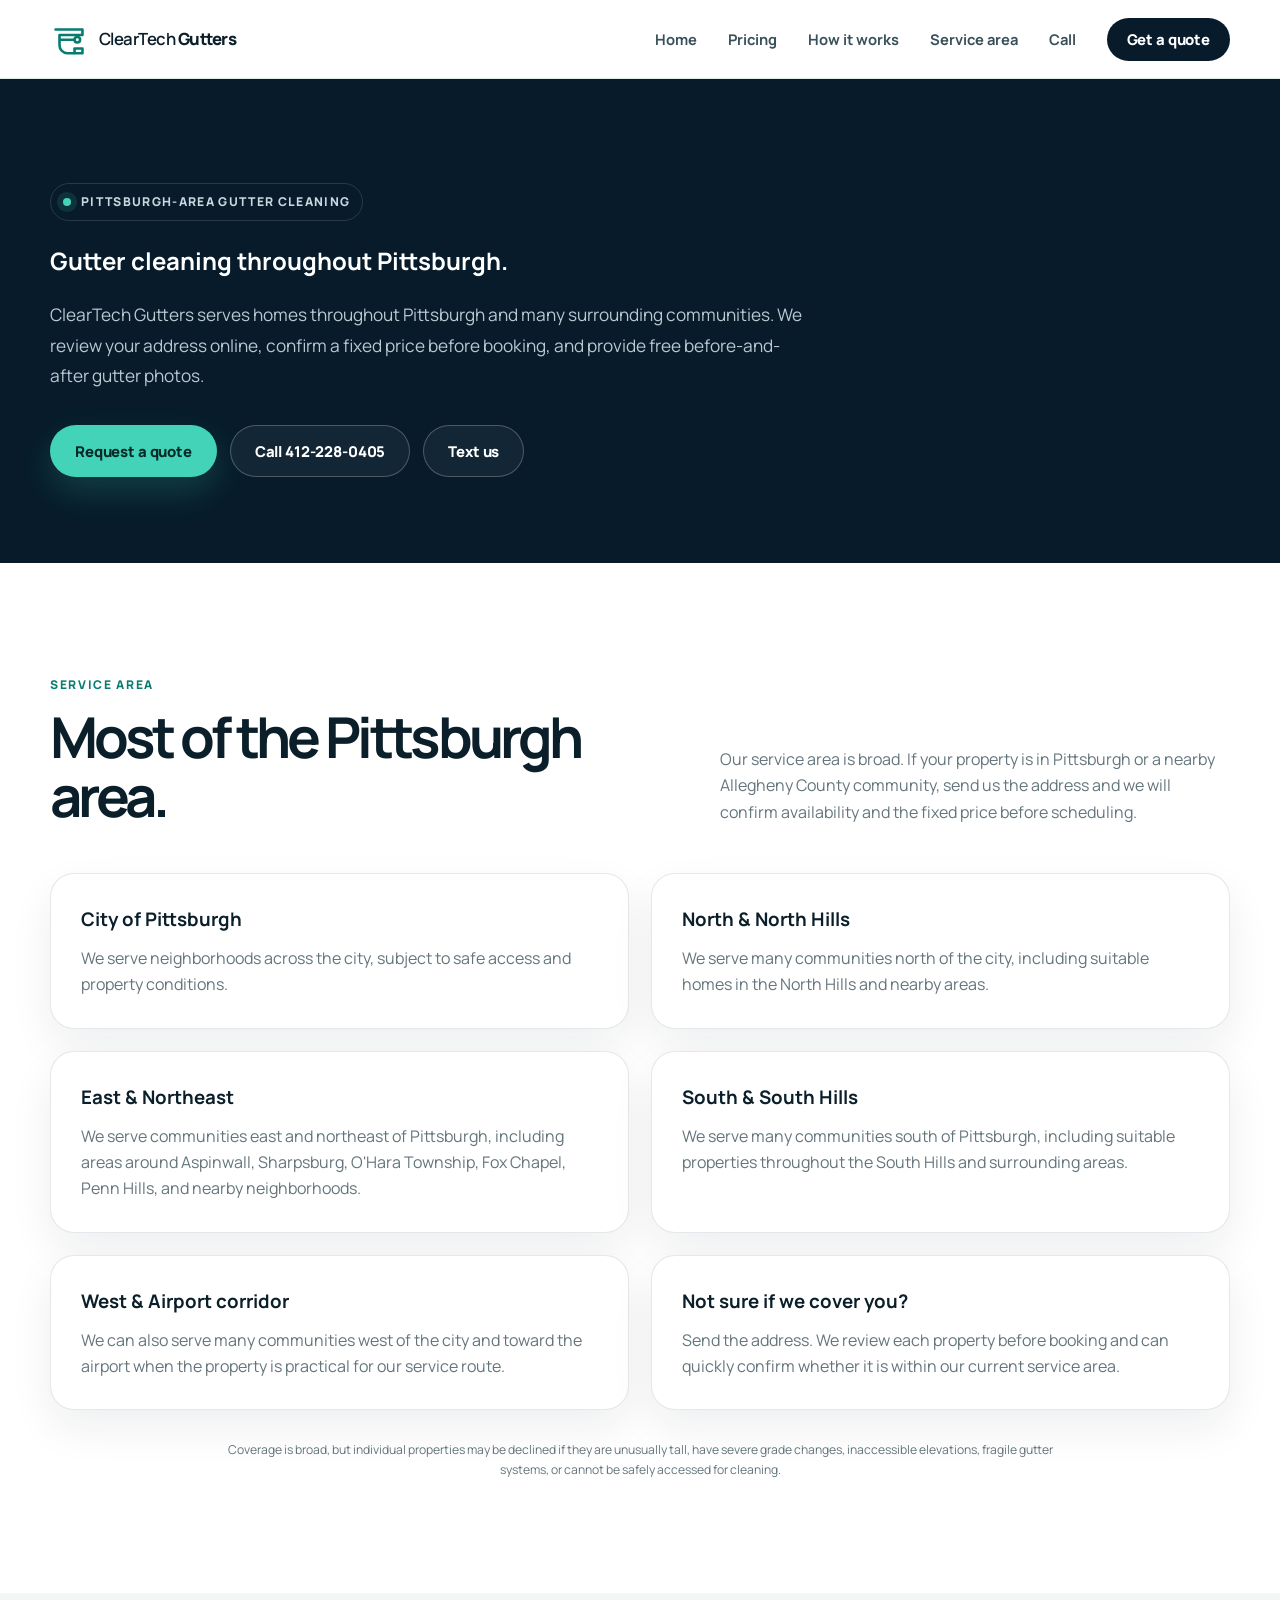
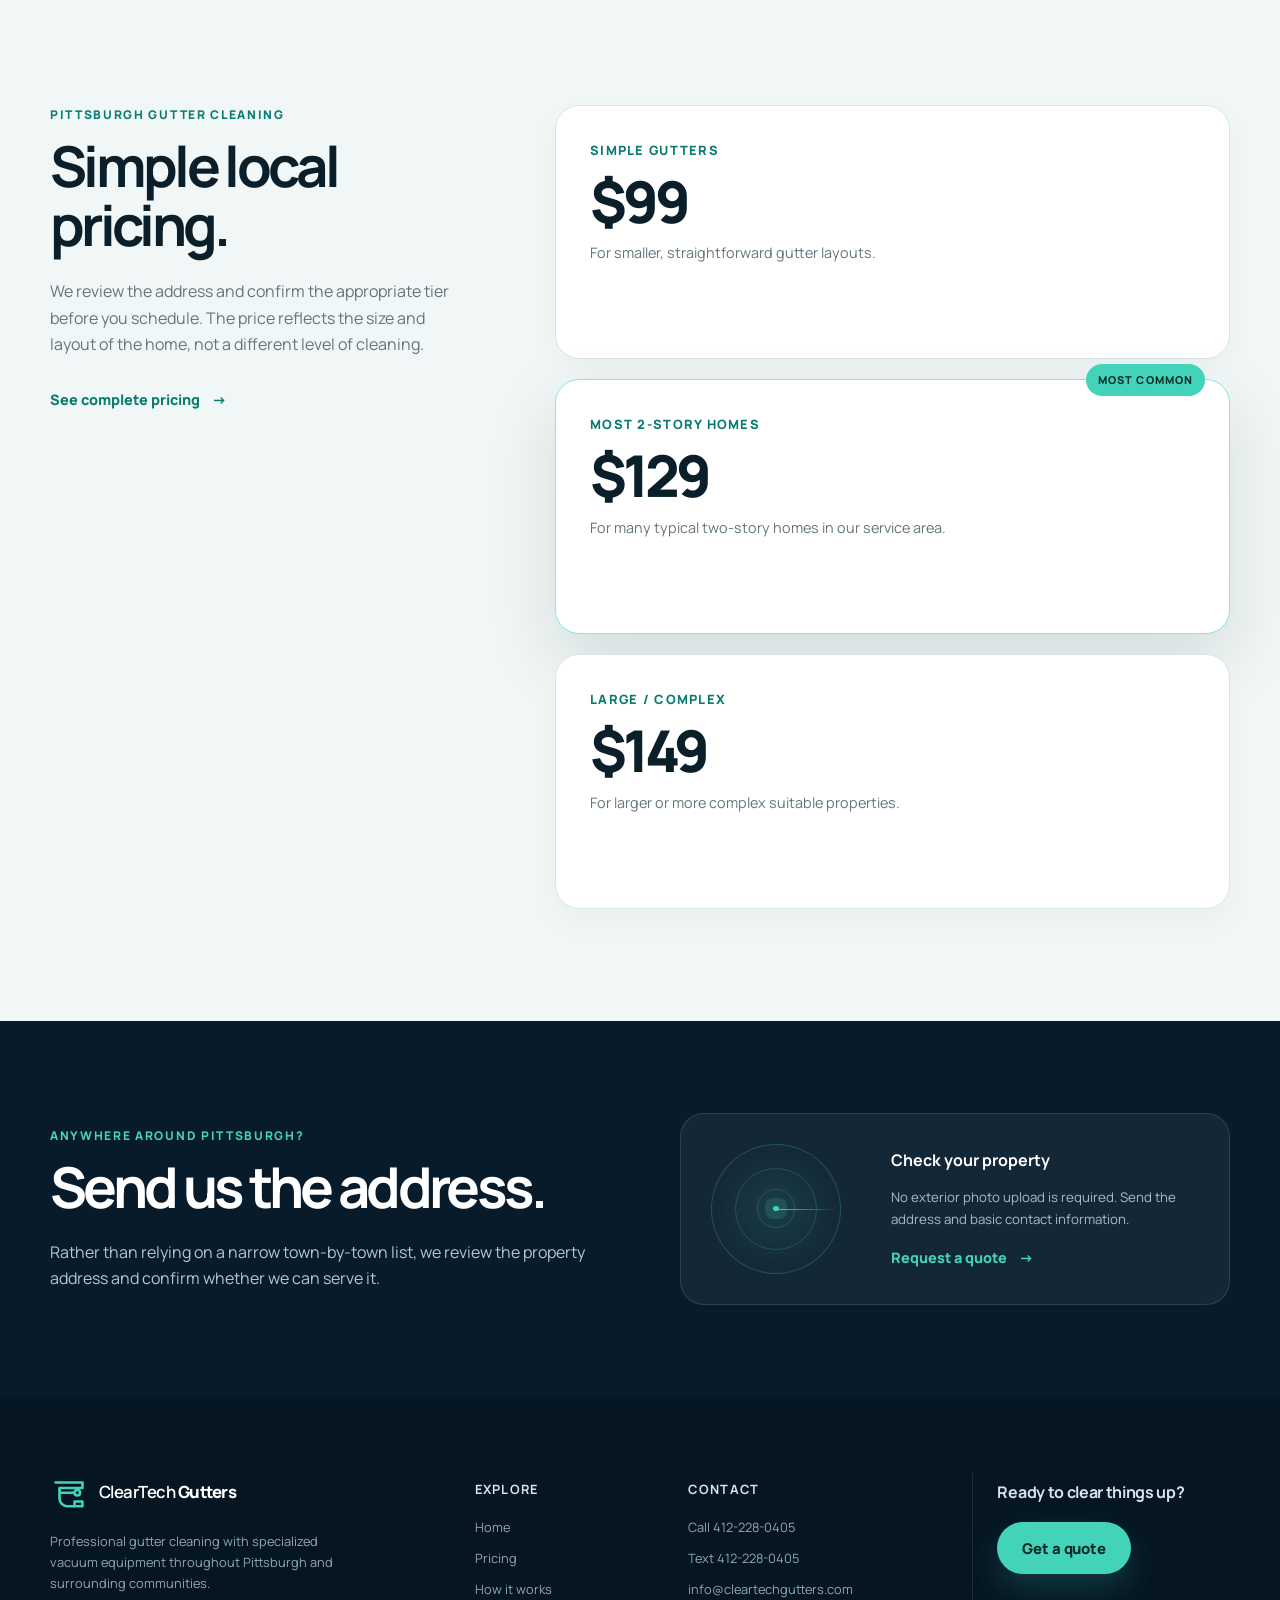
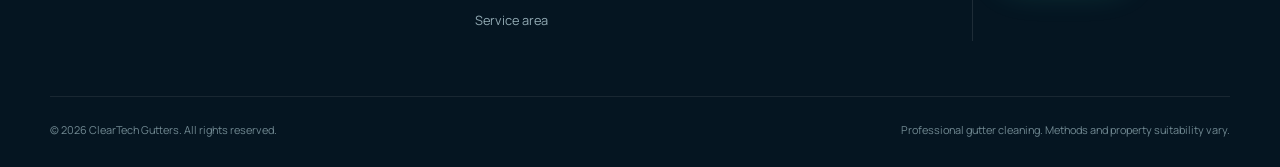
<file: service-areas.html>
<!DOCTYPE html>
<html lang="en">
<head>
<script async src="https://www.googletagmanager.com/gtag/js?id=G-CKLV57WRPK"></script>
<script>
  window.dataLayer = window.dataLayer || [];
  function gtag(){dataLayer.push(arguments);}
  gtag('js', new Date());
  gtag('config', 'G-CKLV57WRPK');
</script>
<meta charset="utf-8" />
<meta name="viewport" content="width=device-width, initial-scale=1" />
<title>Gutter Cleaning Service Area | Pittsburgh | ClearTech Gutters</title>
<meta name="description" content="ClearTech Gutters provides professional gutter cleaning with specialized vacuum equipment throughout Pittsburgh and many surrounding communities. Call or text 412-228-0405 for an address-based quote." />
<meta name="robots" content="index,follow" />
<meta name="theme-color" content="#071b2b" />
<link rel="canonical" href="https://cleartechgutters.com/service-areas.html" />
<link rel="icon" href="assets/favicon.svg" type="image/svg+xml" />
<link rel="preconnect" href="https://fonts.googleapis.com" />
<link rel="preconnect" href="https://fonts.gstatic.com" crossorigin />
<link href="https://fonts.googleapis.com/css2?family=Manrope:wght@400;500;600;700;800&display=swap" rel="stylesheet" />
<link rel="stylesheet" href="styles.css" />
<meta property="og:type" content="website" />
<meta property="og:title" content="Pittsburgh Gutter Cleaning Service Area | ClearTech Gutters" />
<meta property="og:description" content="Professional gutter cleaning throughout Pittsburgh and many surrounding communities. Fixed pricing from $99 to $149." />
<meta property="og:url" content="https://cleartechgutters.com/service-areas.html" />
<meta property="og:image" content="https://cleartechgutters.com/assets/og-card.png" />
<script type="application/ld+json">
{
  "@context": "https://schema.org",
  "@type": "HomeAndConstructionBusiness",
  "name": "ClearTech Gutters",
  "url": "https://cleartechgutters.com/",
  "telephone": "+1-412-228-0405",
  "email": "info@cleartechgutters.com",
  "priceRange": "$99-$149",
  "description": "Professional gutter cleaning using ground-based vacuum equipment whenever practical throughout Pittsburgh and surrounding communities.",
  "areaServed": [
    {"@type":"City","name":"Pittsburgh","addressRegion":"PA"},
    {"@type":"AdministrativeArea","name":"Allegheny County","addressRegion":"PA"}
  ]
}
</script>
<style>
  .local-hero { padding: 104px 0 86px; position: relative; overflow: hidden; }
  .local-hero h1 { max-width: 900px; }
  .local-hero .hero-lede { max-width: 760px; }
  .area-list { display: grid; grid-template-columns: repeat(2,minmax(0,1fr)); gap: 22px; margin-top: 38px; }
  .area-list article { background: #fff; border: 1px solid rgba(7,27,43,.1); border-radius: 24px; padding: 30px; box-shadow: 0 18px 44px rgba(7,27,43,.07); }
  .area-list h3 { margin: 0 0 10px; }
  .area-list p { margin: 0; color: var(--muted, #52646c); }
  .local-note { max-width: 850px; margin-top: 30px; }
  @media (max-width: 760px) { .area-list { grid-template-columns: 1fr; } .local-hero { padding: 78px 0 64px; } }
</style>
</head>
<body>
<a class="skip-link" href="#main">Skip to content</a>
<header class="site-header" id="top">
  <div class="container nav-wrap">
    <a class="brand" href="/" aria-label="ClearTech Gutters home">
      <svg class="brand-mark" viewBox="0 0 48 48" aria-hidden="true"><path d="M7 12h34v7H12v13c0 5.5 4.5 10 10 10h8"></path><path d="M31 36h10v6H31z"></path><path d="M13 25h16"></path><circle cx="34.5" cy="25" r="3.5"></circle></svg>
      <span>ClearTech <strong>Gutters</strong></span>
    </a>
    <button class="menu-toggle" type="button" aria-controls="primary-nav" aria-expanded="false"><span></span><span></span><span></span><span class="sr-only">Open menu</span></button>
    <nav class="primary-nav" id="primary-nav" aria-label="Primary navigation">
      <a href="/">Home</a>
      <a href="/#services">Pricing</a>
      <a href="/#process">How it works</a>
      <a href="service-areas.html" aria-current="page">Service area</a>
      <a href="tel:+14122280405">Call</a>
      <a class="button button-small" href="/#quote">Get a quote</a>
    </nav>
  </div>
</header>
<main id="main">
  <section class="section-dark local-hero">
    <div class="container">
      <div class="eyebrow"><span class="eyebrow-dot"></span> Pittsburgh-area gutter cleaning</div>
      <h1>Gutter cleaning throughout Pittsburgh.</h1>
      <p class="hero-lede">ClearTech Gutters serves homes throughout Pittsburgh and many surrounding communities. We review your address online, confirm a fixed price before booking, and provide free before-and-after gutter photos.</p>
      <div class="hero-actions">
        <a class="button button-primary" href="/#quote">Request a quote</a>
        <a class="button button-ghost" href="tel:+14122280405">Call 412-228-0405</a>
        <a class="button button-ghost" href="sms:+14122280405">Text us</a>
      </div>
    </div>
  </section>

  <section class="section">
    <div class="container">
      <div class="section-heading reveal">
        <div><p class="kicker">Service area</p><h2>Most of the Pittsburgh area.</h2></div>
        <p>Our service area is broad. If your property is in Pittsburgh or a nearby Allegheny County community, send us the address and we will confirm availability and the fixed price before scheduling.</p>
      </div>
      <div class="area-list">
        <article class="reveal"><h3>City of Pittsburgh</h3><p>We serve neighborhoods across the city, subject to safe access and property conditions.</p></article>
        <article class="reveal"><h3>North & North Hills</h3><p>We serve many communities north of the city, including suitable homes in the North Hills and nearby areas.</p></article>
        <article class="reveal"><h3>East & Northeast</h3><p>We serve communities east and northeast of Pittsburgh, including areas around Aspinwall, Sharpsburg, O'Hara Township, Fox Chapel, Penn Hills, and nearby neighborhoods.</p></article>
        <article class="reveal"><h3>South & South Hills</h3><p>We serve many communities south of Pittsburgh, including suitable properties throughout the South Hills and surrounding areas.</p></article>
        <article class="reveal"><h3>West & Airport corridor</h3><p>We can also serve many communities west of the city and toward the airport when the property is practical for our service route.</p></article>
        <article class="reveal"><h3>Not sure if we cover you?</h3><p>Send the address. We review each property before booking and can quickly confirm whether it is within our current service area.</p></article>
      </div>
      <p class="fine-print local-note">Coverage is broad, but individual properties may be declined if they are unusually tall, have severe grade changes, inaccessible elevations, fragile gutter systems, or cannot be safely accessed for cleaning.</p>
    </div>
  </section>

  <section class="section section-soft">
    <div class="container process-layout">
      <div class="process-copy reveal">
        <p class="kicker">Pittsburgh gutter cleaning</p>
        <h2>Simple local pricing.</h2>
        <p>We review the address and confirm the appropriate tier before you schedule. The price reflects the size and layout of the home, not a different level of cleaning.</p>
        <a class="text-link" href="/#services">See complete pricing <span aria-hidden="true">→</span></a>
      </div>
      <div class="pricing-grid" style="grid-template-columns:1fr;">
        <article class="price-card reveal"><div class="price-card-top"><p class="plan-name">Simple gutters</p><p class="price">$99</p><p class="plan-desc">For smaller, straightforward gutter layouts.</p></div></article>
        <article class="price-card reveal price-card-featured"><div class="popular-label">Most common</div><div class="price-card-top"><p class="plan-name">Most 2-story homes</p><p class="price">$129</p><p class="plan-desc">For many typical two-story homes in our service area.</p></div></article>
        <article class="price-card reveal"><div class="price-card-top"><p class="plan-name">Large / complex</p><p class="price">$149</p><p class="plan-desc">For larger or more complex suitable properties.</p></div></article>
      </div>
    </div>
  </section>

  <section class="section section-dark service-area">
    <div class="container area-grid">
      <div class="reveal">
        <p class="kicker kicker-light">Anywhere around Pittsburgh?</p>
        <h2>Send us the address.</h2>
        <p>Rather than relying on a narrow town-by-town list, we review the property address and confirm whether we can serve it.</p>
      </div>
      <div class="area-card reveal">
        <div aria-hidden="true" class="radar"><span></span><span></span><span></span><i></i></div>
        <div><strong>Check your property</strong><p>No exterior photo upload is required. Send the address and basic contact information.</p><a class="text-link text-link-light" href="/#quote">Request a quote <span>→</span></a></div>
      </div>
    </div>
  </section>
</main>
<footer class="site-footer">
  <div class="container footer-grid">
    <div><a class="brand brand-footer" href="/"><svg class="brand-mark" viewBox="0 0 48 48" aria-hidden="true"><path d="M7 12h34v7H12v13c0 5.5 4.5 10 10 10h8"></path><path d="M31 36h10v6H31z"></path><path d="M13 25h16"></path><circle cx="34.5" cy="25" r="3.5"></circle></svg><span>ClearTech <strong>Gutters</strong></span></a><p>Professional gutter cleaning with specialized vacuum equipment throughout Pittsburgh and surrounding communities.</p></div>
    <div><h3>Explore</h3><a href="/">Home</a><a href="/#services">Pricing</a><a href="/#process">How it works</a><a href="service-areas.html">Service area</a></div>
    <div><h3>Contact</h3><a href="tel:+14122280405">Call 412-228-0405</a><a href="sms:+14122280405">Text 412-228-0405</a><a href="mailto:info@cleartechgutters.com">info@cleartechgutters.com</a></div>
    <div class="footer-cta"><h3>Ready to clear things up?</h3><a class="button button-primary" href="/#quote">Get a quote</a></div>
  </div>
  <div class="container footer-bottom"><p>© <span id="year"></span> ClearTech Gutters. All rights reserved.</p><p>Professional gutter cleaning. Methods and property suitability vary.</p></div>
</footer>
<script defer src="lead-source.js"></script>
<script defer src="script.js"></script>
</body>
</html>
</file>
<file: styles.css>
:root {
  --ink: #0b1f2a;
  --ink-2: #18313e;
  --navy: #071b2b;
  --navy-2: #0b293a;
  --teal: #43d3b8;
  --teal-dark: #087c70;
  --mint: #d8fff6;
  --paper: #ffffff;
  --soft: #f1f7f6;
  --line: #d8e5e4;
  --muted: #64757c;
  --shadow: 0 28px 70px rgba(7, 27, 43, .12);
  --radius: 24px;
  --container: 1180px;
}

* { box-sizing: border-box; }
html { scroll-behavior: smooth; }
body {
  margin: 0;
  font-family: "Manrope", system-ui, -apple-system, BlinkMacSystemFont, "Segoe UI", sans-serif;
  color: var(--ink);
  background: var(--paper);
  line-height: 1.65;
  -webkit-font-smoothing: antialiased;
}
img, svg { max-width: 100%; }
a { color: inherit; }
button, input, select, textarea { font: inherit; }
button { cursor: pointer; }

.container { width: min(calc(100% - 40px), var(--container)); margin-inline: auto; }
.section { padding: 112px 0; }
.section-dark { position: relative; background: var(--navy); color: white; overflow: hidden; }
.section-soft { background: var(--soft); }

.skip-link {
  position: fixed; top: 12px; left: 12px; z-index: 9999; transform: translateY(-160%);
  background: white; color: var(--navy); padding: 10px 16px; border-radius: 10px; font-weight: 800;
}
.skip-link:focus { transform: translateY(0); }
.sr-only { position: absolute; width: 1px; height: 1px; padding: 0; margin: -1px; overflow: hidden; clip: rect(0,0,0,0); white-space: nowrap; border: 0; }

.site-header {
  position: sticky; top: 0; z-index: 1000;
  background: rgba(255,255,255,.9); backdrop-filter: blur(18px);
  border-bottom: 1px solid rgba(216,229,228,.85);
}
.nav-wrap { min-height: 78px; display: flex; align-items: center; justify-content: space-between; gap: 30px; }
.brand { display: inline-flex; align-items: center; gap: 11px; text-decoration: none; font-size: 1.05rem; font-weight: 600; letter-spacing: -.03em; }
.brand strong { font-weight: 800; }
.brand-mark { width: 38px; height: 38px; fill: none; stroke: var(--teal-dark); stroke-width: 3.3; stroke-linecap: round; stroke-linejoin: round; }
.primary-nav { display: flex; align-items: center; gap: 31px; }
.primary-nav > a:not(.button) { text-decoration: none; font-size: .92rem; font-weight: 700; color: #39505b; }
.primary-nav > a:not(.button):hover { color: var(--teal-dark); }
.menu-toggle { display: none; width: 44px; height: 44px; border: 0; background: transparent; padding: 10px; }
.menu-toggle span:not(.sr-only) { display: block; height: 2px; background: var(--ink); margin: 5px 0; transition: transform .2s ease, opacity .2s ease; }

.button {
  display: inline-flex; align-items: center; justify-content: center; gap: 10px;
  min-height: 52px; padding: 0 24px; border-radius: 999px; border: 1px solid transparent;
  text-decoration: none; font-weight: 800; font-size: .93rem; letter-spacing: -.01em;
  transition: transform .2s ease, box-shadow .2s ease, background .2s ease, border-color .2s ease;
}
.button:hover { transform: translateY(-2px); }
.button-small { min-height: 43px; padding: 0 19px; background: var(--navy); color: white; }
.button-primary { background: var(--teal); color: #062a27; box-shadow: 0 14px 35px rgba(67,211,184,.2); }
.button-primary:hover { background: #5be1c8; box-shadow: 0 17px 40px rgba(67,211,184,.28); }
.button-ghost { color: white; border-color: rgba(255,255,255,.24); background: rgba(255,255,255,.05); }
.button-ghost:hover { background: rgba(255,255,255,.1); }
.button-outline { border-color: var(--line); color: var(--ink); background: white; }
.button-outline:hover { border-color: var(--teal-dark); }
.button-full { width: 100%; border: 0; }
.button-full svg { width: 20px; fill: none; stroke: currentColor; stroke-width: 2; stroke-linecap: round; stroke-linejoin: round; }

.hero { padding: 104px 0 92px; }
.hero-grid { position: relative; z-index: 2; display: grid; grid-template-columns: .92fr 1.08fr; gap: 70px; align-items: center; }
.hero-glow { position: absolute; border-radius: 999px; filter: blur(15px); pointer-events: none; }
.hero-glow-one { width: 500px; height: 500px; right: -130px; top: -190px; background: radial-gradient(circle, rgba(67,211,184,.21), rgba(67,211,184,0) 68%); }
.hero-glow-two { width: 420px; height: 420px; left: -250px; bottom: -290px; background: radial-gradient(circle, rgba(75,145,183,.2), rgba(75,145,183,0) 68%); }
.eyebrow { display: inline-flex; align-items: center; gap: 10px; padding: 8px 12px; border: 1px solid rgba(255,255,255,.13); border-radius: 999px; color: #c9d8de; font-size: .76rem; font-weight: 800; text-transform: uppercase; letter-spacing: .11em; }
.eyebrow-dot { width: 8px; height: 8px; border-radius: 50%; background: var(--teal); box-shadow: 0 0 0 6px rgba(67,211,184,.12); }
.hero h1 { margin: 28px 0 25px; font-size: clamp(3rem, 6vw, 5.65rem); line-height: .97; letter-spacing: -.075em; }
.hero h1 span { color: var(--teal); }
.hero-lede { max-width: 600px; margin: 0; color: #b8c9d0; font-size: 1.08rem; line-height: 1.75; }
.hero-actions { display: flex; flex-wrap: wrap; gap: 13px; margin-top: 34px; }
.hero-checks { display: flex; flex-wrap: wrap; gap: 20px 25px; list-style: none; padding: 0; margin: 34px 0 0; color: #d5e3e7; font-size: .82rem; font-weight: 700; }
.hero-checks li { display: flex; align-items: center; gap: 7px; }
.hero-checks svg { width: 18px; height: 18px; fill: none; stroke: var(--teal); stroke-width: 2.2; stroke-linecap: round; stroke-linejoin: round; }
.visual-card { position: relative; border-radius: 32px; padding: 15px; background: rgba(255,255,255,.08); border: 1px solid rgba(255,255,255,.12); box-shadow: 0 40px 90px rgba(0,12,20,.38); backdrop-filter: blur(12px); }
.visual-label { position: absolute; top: 33px; left: 35px; z-index: 2; background: rgba(7,27,43,.75); border: 1px solid rgba(255,255,255,.15); color: #cfe2e6; border-radius: 999px; padding: 7px 11px; font-size: .7rem; font-weight: 800; text-transform: uppercase; letter-spacing: .1em; }
.house-illustration { display: block; border-radius: 23px; }
.visual-stats { display: grid; grid-template-columns: repeat(3,1fr); gap: 8px; padding: 13px 4px 2px; }
.visual-stats div { display: flex; align-items: center; gap: 9px; min-width: 0; }
.visual-stats span { color: var(--teal); font-size: .68rem; font-weight: 800; }
.visual-stats strong { color: #dcebed; font-size: .73rem; line-height: 1.2; white-space: nowrap; }

.trust-strip { background: #092132; color: white; border-top: 1px solid rgba(255,255,255,.06); }
.trust-grid { display: grid; grid-template-columns: repeat(4,1fr); }
.trust-grid > div { padding: 27px 32px; border-left: 1px solid rgba(255,255,255,.08); }
.trust-grid > div:first-child { border-left: 0; }
.trust-grid strong, .trust-grid span { display: block; }
.trust-grid strong { font-size: .9rem; }
.trust-grid span { color: #9eb4bc; font-size: .76rem; margin-top: 4px; }

.kicker { margin: 0 0 13px; color: var(--teal-dark); font-size: .75rem; font-weight: 800; letter-spacing: .14em; text-transform: uppercase; }
.kicker-light { color: var(--teal); }
.section-heading { display: flex; justify-content: space-between; align-items: end; gap: 50px; margin-bottom: 48px; }
h2 { margin: 0; font-size: clamp(2.35rem, 4.4vw, 4.15rem); line-height: 1.04; letter-spacing: -.065em; }
.section-heading > p { max-width: 510px; margin: 0; color: var(--muted); }

.pricing-grid { display: grid; grid-template-columns: repeat(3,1fr); gap: 20px; align-items: stretch; }
.price-card { position: relative; display: flex; flex-direction: column; padding: 34px; border: 1px solid var(--line); border-radius: var(--radius); background: white; box-shadow: 0 12px 30px rgba(7,27,43,.035); }
.price-card-featured { border-color: #8de5d5; box-shadow: var(--shadow); transform: translateY(-10px); }
.popular-label { position: absolute; top: 0; right: 24px; transform: translateY(-50%); background: var(--teal); color: #05302b; padding: 7px 12px; border-radius: 999px; font-size: .68rem; font-weight: 800; text-transform: uppercase; letter-spacing: .1em; }
.plan-name { margin: 0; font-size: .8rem; font-weight: 800; color: var(--teal-dark); text-transform: uppercase; letter-spacing: .1em; }
.price { margin: 12px 0 11px; font-size: 3.6rem; font-weight: 800; letter-spacing: -.07em; line-height: 1; }
.price span { margin-right: 7px; color: var(--muted); font-size: .72rem; font-weight: 700; letter-spacing: 0; }
.price-text { font-size: 2.1rem; margin-top: 22px; }
.plan-desc { min-height: 83px; margin: 0; color: var(--muted); font-size: .9rem; }
.price-card ul { list-style: none; padding: 24px 0; margin: 24px 0; border-top: 1px solid var(--line); }
.price-card li { position: relative; padding-left: 25px; margin: 10px 0; color: #334b55; font-size: .86rem; }
.price-card li::before { content: ""; position: absolute; left: 0; top: .55em; width: 8px; height: 8px; border-radius: 50%; background: var(--teal); box-shadow: 0 0 0 4px rgba(67,211,184,.13); }
.price-card .button { margin-top: auto; }
.fine-print { margin: 26px auto 0; color: var(--muted); max-width: 780px; text-align: center; font-size: .76rem; }

.process-layout { display: grid; grid-template-columns: .75fr 1.25fr; gap: 100px; align-items: start; }
.process-copy { position: sticky; top: 120px; }
.process-copy > p:not(.kicker) { color: var(--muted); max-width: 490px; margin: 24px 0 28px; }
.text-link { display: inline-flex; align-items: center; gap: 12px; color: var(--teal-dark); text-decoration: none; font-size: .9rem; font-weight: 800; }
.text-link span { transition: transform .2s ease; }
.text-link:hover span { transform: translateX(4px); }
.text-link-light { color: var(--teal); }
.steps { list-style: none; padding: 0; margin: 0; }
.step { display: grid; grid-template-columns: 72px 1fr; gap: 23px; padding: 32px 0; border-bottom: 1px solid #cfdddc; }
.step:first-child { padding-top: 0; }
.step-number { display: grid; place-items: center; width: 58px; height: 58px; border-radius: 16px; background: white; border: 1px solid var(--line); color: var(--teal-dark); font-size: .75rem; font-weight: 800; box-shadow: 0 10px 25px rgba(7,27,43,.04); }
.step h3 { margin: 1px 0 7px; font-size: 1.17rem; letter-spacing: -.025em; }
.step p { margin: 0; color: var(--muted); font-size: .9rem; }

.comparison-grid { display: grid; grid-template-columns: .65fr 1.35fr; gap: 70px; align-items: center; }
.comparison-copy > p:not(.kicker) { color: var(--muted); margin: 24px 0; }
.mini-note { padding: 17px 19px; border-radius: 16px; background: var(--soft); border-left: 4px solid var(--teal); color: var(--muted); font-size: .76rem; }
.mini-note strong { color: var(--ink); }
.comparison-card { display: grid; grid-template-columns: 1fr 42px 1fr; align-items: stretch; padding: 22px; border-radius: 28px; background: var(--navy); box-shadow: var(--shadow); }
.compare-panel { padding: 20px; border-radius: 18px; background: rgba(255,255,255,.06); }
.compare-panel > span { display: inline-block; color: var(--teal); font-size: .72rem; font-weight: 800; letter-spacing: .1em; text-transform: uppercase; }
.compare-panel svg { display: block; margin: 10px 0 -2px; }
.compare-panel p { color: #b8cbd1; font-size: .78rem; margin: 0; }
.compare-divider { display: grid; place-items: center; color: var(--teal); font-size: 1.4rem; font-weight: 800; }

.service-area { padding: 92px 0; }
.area-grid { display: grid; grid-template-columns: 1fr 1fr; gap: 80px; align-items: center; }
.area-grid > div:first-child p:not(.kicker) { color: #b4c8cf; max-width: 570px; margin: 22px 0 0; }
.area-card { display: grid; grid-template-columns: 150px 1fr; gap: 30px; align-items: center; padding: 30px; border: 1px solid rgba(255,255,255,.12); border-radius: 24px; background: rgba(255,255,255,.055); }
.area-card strong { display: block; font-size: 1rem; }
.area-card p { color: #a9bdc4; font-size: .83rem; }
.radar { position: relative; width: 130px; height: 130px; border-radius: 50%; border: 1px solid rgba(67,211,184,.25); background: radial-gradient(circle, rgba(67,211,184,.13), rgba(67,211,184,.02) 65%); }
.radar span { position: absolute; inset: 18%; border: 1px solid rgba(67,211,184,.22); border-radius: 50%; }
.radar span:nth-child(2) { inset: 35%; }
.radar span:nth-child(3) { inset: 48%; background: var(--teal); box-shadow: 0 0 0 8px rgba(67,211,184,.15); }
.radar i { position: absolute; left: 50%; top: 50%; width: 47%; height: 1px; transform-origin: left; background: linear-gradient(90deg, var(--teal), transparent); animation: sweep 4s linear infinite; }
@keyframes sweep { to { transform: rotate(360deg); } }

.faq-layout { display: grid; grid-template-columns: .65fr 1.35fr; gap: 90px; align-items: start; }
.faq-heading { position: sticky; top: 120px; }
.faq-heading > p:not(.kicker) { color: var(--muted); }
.faq-heading a { color: var(--teal-dark); }
.faq-item { border-bottom: 1px solid var(--line); }
.faq-item button { width: 100%; display: flex; justify-content: space-between; align-items: center; gap: 20px; padding: 25px 0; border: 0; background: transparent; color: var(--ink); text-align: left; font-weight: 800; }
.faq-item button i { position: relative; flex: 0 0 22px; width: 22px; height: 22px; }
.faq-item button i::before, .faq-item button i::after { content: ""; position: absolute; left: 50%; top: 50%; width: 15px; height: 2px; background: var(--teal-dark); transform: translate(-50%,-50%); transition: transform .2s ease; }
.faq-item button i::after { transform: translate(-50%,-50%) rotate(90deg); }
.faq-item button[aria-expanded="true"] i::after { transform: translate(-50%,-50%) rotate(0deg); }
.faq-answer { display: grid; grid-template-rows: 0fr; transition: grid-template-rows .3s ease; }
.faq-answer > p { overflow: hidden; margin: 0; color: var(--muted); font-size: .9rem; }
.faq-item.open .faq-answer { grid-template-rows: 1fr; }
.faq-item.open .faq-answer > p { padding-bottom: 25px; }

.quote-section { background: linear-gradient(180deg, #eff7f5, #f8fbfa); }
.quote-grid { display: grid; grid-template-columns: .72fr 1.28fr; gap: 90px; align-items: start; }
.quote-copy { position: sticky; top: 120px; }
.quote-copy > p:not(.kicker) { color: var(--muted); margin: 24px 0 31px; max-width: 500px; }
.quote-tips { display: grid; gap: 18px; }
.quote-tips > div { display: grid; grid-template-columns: 34px 1fr; gap: 13px; align-items: start; }
.quote-tips span { display: grid; place-items: center; width: 31px; height: 31px; border-radius: 10px; background: var(--mint); color: var(--teal-dark); font-size: .73rem; font-weight: 800; }
.quote-tips p { margin: 1px 0 0; color: var(--muted); font-size: .83rem; }
.quote-tips strong { color: var(--ink); }
.form-card { padding: 38px; background: white; border: 1px solid var(--line); border-radius: 28px; box-shadow: var(--shadow); }
.form-row { margin-bottom: 18px; }
.two-col { display: grid; grid-template-columns: 1fr 1fr; gap: 16px; }
form > label, .form-row label { display: grid; gap: 8px; margin-bottom: 18px; color: #263e48; font-size: .78rem; font-weight: 800; }
.form-row label { margin-bottom: 0; }
input, select, textarea { width: 100%; border: 1px solid #ccdcd9; border-radius: 12px; background: #fbfdfd; color: var(--ink); padding: 13px 14px; outline: none; transition: border .2s ease, box-shadow .2s ease, background .2s ease; }
input, select { min-height: 50px; }
textarea { resize: vertical; min-height: 110px; }
input:focus, select:focus, textarea:focus { border-color: var(--teal-dark); background: white; box-shadow: 0 0 0 4px rgba(67,211,184,.14); }
input.invalid, select.invalid, textarea.invalid { border-color: #c84f4f; box-shadow: 0 0 0 4px rgba(200,79,79,.09); }
.upload-box { grid-template-columns: 44px 1fr; align-items: center; border: 1px dashed #9ebdb7; border-radius: 15px; padding: 18px; cursor: pointer; background: #f6fbfa; transition: border .2s ease, background .2s ease; }
.upload-box:hover, .upload-box.dragging { border-color: var(--teal-dark); background: #effaf7; }
.upload-box input { position: absolute; opacity: 0; pointer-events: none; width: 1px; height: 1px; }
.upload-box svg { width: 38px; height: 38px; padding: 8px; border-radius: 12px; background: var(--mint); fill: none; stroke: var(--teal-dark); stroke-width: 1.8; stroke-linecap: round; stroke-linejoin: round; }
.upload-box strong, .upload-box small { display: block; }
.upload-box small { color: var(--muted); font-weight: 500; margin-top: 3px; }
.file-preview { display: flex; flex-wrap: wrap; gap: 8px; margin: -6px 0 20px; }
.preview-chip { display: inline-flex; align-items: center; gap: 8px; max-width: 100%; padding: 7px 10px; border-radius: 999px; background: var(--soft); color: #455d65; font-size: .7rem; }
.preview-chip img { width: 27px; height: 27px; object-fit: cover; border-radius: 7px; }
.preview-chip span { overflow: hidden; text-overflow: ellipsis; white-space: nowrap; max-width: 150px; }
.checkbox-label { grid-template-columns: 20px 1fr; align-items: start; gap: 10px !important; font-weight: 500 !important; color: var(--muted) !important; }
.checkbox-label input { width: 18px; min-height: 18px; height: 18px; margin-top: 2px; accent-color: var(--teal-dark); }
.honeypot { position: absolute !important; left: -9999px !important; }
.form-note { color: var(--muted); font-size: .68rem; text-align: center; margin: 12px 0 0; }
.form-status { display: none; margin-top: 15px; padding: 12px 14px; border-radius: 11px; font-size: .76rem; }
.form-status.show { display: block; }
.form-status.error { color: #7d2929; background: #fff0f0; border: 1px solid #f2caca; }
.form-status.success { color: #07534a; background: #eafff9; border: 1px solid #b7eadf; }

.site-footer { padding: 76px 0 28px; background: #051521; color: white; }
.footer-grid { display: grid; grid-template-columns: 1.6fr .7fr 1fr 1.1fr; gap: 50px; padding-bottom: 55px; }
.brand-footer { color: white; }
.brand-footer .brand-mark { stroke: var(--teal); }
.footer-grid > div:first-child > p { max-width: 310px; color: #91a9b2; font-size: .8rem; }
.footer-grid h3 { margin: 6px 0 17px; font-size: .8rem; text-transform: uppercase; letter-spacing: .1em; color: #d6e6ea; }
.footer-grid > div:not(:first-child) > a:not(.button) { display: block; margin: 10px 0; color: #91a9b2; text-decoration: none; font-size: .8rem; }
.footer-grid > div:not(:first-child) > a:not(.button):hover { color: var(--teal); }
.footer-cta { padding-left: 24px; border-left: 1px solid rgba(255,255,255,.1); }
.footer-cta h3 { font-size: 1rem; text-transform: none; letter-spacing: -.02em; }
.footer-bottom { display: flex; justify-content: space-between; gap: 30px; padding-top: 24px; border-top: 1px solid rgba(255,255,255,.08); color: #718992; font-size: .68rem; }
.footer-bottom p { margin: 0; }

.reveal { opacity: 0; transform: translateY(22px); transition: opacity .7s ease, transform .7s ease; }
.reveal.visible { opacity: 1; transform: translateY(0); }

@media (max-width: 1040px) {
  .hero-grid { gap: 35px; }
  .hero h1 { font-size: 4rem; }
  .pricing-grid { grid-template-columns: 1fr 1fr; }
  .price-card:last-child { grid-column: 1 / -1; }
  .process-layout, .comparison-grid, .faq-layout, .quote-grid { gap: 55px; }
  .area-grid { gap: 45px; }
  .footer-grid { grid-template-columns: 1.5fr .7fr 1fr; }
  .footer-cta { grid-column: 1 / -1; padding: 25px 0 0; border-left: 0; border-top: 1px solid rgba(255,255,255,.1); }
}

@media (max-width: 820px) {
  .section { padding: 82px 0; }
  .menu-toggle { display: block; }
  .primary-nav { position: absolute; left: 20px; right: 20px; top: 68px; display: grid; gap: 0; padding: 13px; border: 1px solid var(--line); border-radius: 18px; background: white; box-shadow: var(--shadow); opacity: 0; transform: translateY(-10px); pointer-events: none; transition: opacity .2s ease, transform .2s ease; }
  .primary-nav.open { opacity: 1; transform: translateY(0); pointer-events: auto; }
  .primary-nav > a:not(.button) { padding: 12px; }
  .primary-nav .button { margin-top: 8px; }
  .menu-toggle[aria-expanded="true"] span:nth-child(1) { transform: translateY(7px) rotate(45deg); }
  .menu-toggle[aria-expanded="true"] span:nth-child(2) { opacity: 0; }
  .menu-toggle[aria-expanded="true"] span:nth-child(3) { transform: translateY(-7px) rotate(-45deg); }
  .hero { padding-top: 74px; }
  .hero-grid { grid-template-columns: 1fr; }
  .hero-copy { text-align: center; }
  .hero-lede { margin-inline: auto; }
  .hero-actions, .hero-checks { justify-content: center; }
  .hero-visual { max-width: 650px; margin-inline: auto; }
  .trust-grid { grid-template-columns: 1fr; }
  .trust-grid > div { border-left: 0; border-top: 1px solid rgba(255,255,255,.08); padding: 20px 0; }
  .trust-grid > div:first-child { border-top: 0; }
  .section-heading { display: grid; gap: 22px; }
  .pricing-grid { grid-template-columns: 1fr; }
  .price-card:last-child { grid-column: auto; }
  .price-card-featured { transform: none; }
  .process-layout, .comparison-grid, .area-grid, .faq-layout, .quote-grid { grid-template-columns: 1fr; }
  .process-copy, .faq-heading, .quote-copy { position: static; }
  .comparison-card { max-width: 680px; }
  .area-card { max-width: 650px; }
}

@media (max-width: 580px) {
  .container { width: min(calc(100% - 28px), var(--container)); }
  .nav-wrap { min-height: 68px; }
  .brand { font-size: .95rem; }
  .brand-mark { width: 34px; height: 34px; }
  .hero h1 { font-size: 3.05rem; }
  .hero-lede { font-size: .96rem; }
  .hero-actions { display: grid; }
  .hero-actions .button { width: 100%; }
  .hero-checks { display: grid; gap: 10px; text-align: left; width: max-content; margin-inline: auto; }
  .visual-stats { grid-template-columns: 1fr; gap: 10px; padding: 14px 10px 4px; }
  .visual-stats div { justify-content: center; }
  .section { padding: 68px 0; }
  h2 { font-size: 2.45rem; }
  .price-card { padding: 27px; }
  .plan-desc { min-height: auto; }
  .comparison-card { grid-template-columns: 1fr; gap: 10px; }
  .compare-divider { transform: rotate(90deg); height: 30px; }
  .area-card { grid-template-columns: 1fr; }
  .radar { margin-inline: auto; }
  .step { grid-template-columns: 54px 1fr; gap: 14px; }
  .step-number { width: 48px; height: 48px; border-radius: 14px; }
  .two-col { grid-template-columns: 1fr; }
  .form-card { padding: 24px 19px; }
  .footer-grid { grid-template-columns: 1fr 1fr; gap: 35px 25px; }
  .footer-grid > div:first-child, .footer-cta { grid-column: 1 / -1; }
  .footer-bottom { display: grid; }
}

@media (prefers-reduced-motion: reduce) {
  html { scroll-behavior: auto; }
  *, *::before, *::after { animation-duration: .01ms !important; animation-iteration-count: 1 !important; transition-duration: .01ms !important; }
  .reveal { opacity: 1; transform: none; }
}

/* Real service photos */
.hero-job-photo { display: block; width: 100%; height: auto; border-radius: 23px; }
.process-job-photo { margin: 28px 0 0; }
.process-job-photo img { display: block; width: 100%; max-width: 420px; height: auto; border-radius: 20px; }
.process-job-photo figcaption { margin-top: 12px; font-size: .875rem; color: var(--muted, #526672); }
@media (max-width: 580px) { .visual-label { top: 25px; left: 25px; font-size: .6rem; letter-spacing: .05em; } }


/* Tap-to-play service video */
.cleaning-video-layout { display: grid; grid-template-columns: 1fr 1fr; align-items: center; gap: 70px; }
.cleaning-video-description { color: var(--muted); max-width: 490px; margin: 24px 0 28px; }
.cleaning-video-card { width: 100%; max-width: 360px; min-width: 0; margin: 0 auto; }
.cleaning-video-card video { display: block; width: 100%; height: auto; aspect-ratio: 512 / 910; border-radius: 20px; background: var(--navy); }
.cleaning-video-card figcaption { margin-top: 12px; color: var(--muted); font-size: .875rem; }
@media (max-width: 820px) { .cleaning-video-layout { grid-template-columns: 1fr; gap: 32px; } }
</file>
<file: cleartechgutters-fixed/styles.css>
:root {
  --ink: #0b1f2a;
  --ink-2: #18313e;
  --navy: #071b2b;
  --navy-2: #0b293a;
  --teal: #43d3b8;
  --teal-dark: #087c70;
  --mint: #d8fff6;
  --paper: #ffffff;
  --soft: #f1f7f6;
  --line: #d8e5e4;
  --muted: #64757c;
  --shadow: 0 28px 70px rgba(7, 27, 43, .12);
  --radius: 24px;
  --container: 1180px;
}

* { box-sizing: border-box; }
html { scroll-behavior: smooth; }
body {
  margin: 0;
  font-family: "Manrope", system-ui, -apple-system, BlinkMacSystemFont, "Segoe UI", sans-serif;
  color: var(--ink);
  background: var(--paper);
  line-height: 1.65;
  -webkit-font-smoothing: antialiased;
}
img, svg { max-width: 100%; }
a { color: inherit; }
button, input, select, textarea { font: inherit; }
button { cursor: pointer; }

.container { width: min(calc(100% - 40px), var(--container)); margin-inline: auto; }
.section { padding: 112px 0; }
.section-dark { position: relative; background: var(--navy); color: white; overflow: hidden; }
.section-soft { background: var(--soft); }

.skip-link {
  position: fixed; top: 12px; left: 12px; z-index: 9999; transform: translateY(-160%);
  background: white; color: var(--navy); padding: 10px 16px; border-radius: 10px; font-weight: 800;
}
.skip-link:focus { transform: translateY(0); }
.sr-only { position: absolute; width: 1px; height: 1px; padding: 0; margin: -1px; overflow: hidden; clip: rect(0,0,0,0); white-space: nowrap; border: 0; }

.site-header {
  position: sticky; top: 0; z-index: 1000;
  background: rgba(255,255,255,.9); backdrop-filter: blur(18px);
  border-bottom: 1px solid rgba(216,229,228,.85);
}
.nav-wrap { min-height: 78px; display: flex; align-items: center; justify-content: space-between; gap: 30px; }
.brand { display: inline-flex; align-items: center; gap: 11px; text-decoration: none; font-size: 1.05rem; font-weight: 600; letter-spacing: -.03em; }
.brand strong { font-weight: 800; }
.brand-mark { width: 38px; height: 38px; fill: none; stroke: var(--teal-dark); stroke-width: 3.3; stroke-linecap: round; stroke-linejoin: round; }
.primary-nav { display: flex; align-items: center; gap: 31px; }
.primary-nav > a:not(.button) { text-decoration: none; font-size: .92rem; font-weight: 700; color: #39505b; }
.primary-nav > a:not(.button):hover { color: var(--teal-dark); }
.menu-toggle { display: none; width: 44px; height: 44px; border: 0; background: transparent; padding: 10px; }
.menu-toggle span:not(.sr-only) { display: block; height: 2px; background: var(--ink); margin: 5px 0; transition: transform .2s ease, opacity .2s ease; }

.button {
  display: inline-flex; align-items: center; justify-content: center; gap: 10px;
  min-height: 52px; padding: 0 24px; border-radius: 999px; border: 1px solid transparent;
  text-decoration: none; font-weight: 800; font-size: .93rem; letter-spacing: -.01em;
  transition: transform .2s ease, box-shadow .2s ease, background .2s ease, border-color .2s ease;
}
.button:hover { transform: translateY(-2px); }
.button-small { min-height: 43px; padding: 0 19px; background: var(--navy); color: white; }
.button-primary { background: var(--teal); color: #062a27; box-shadow: 0 14px 35px rgba(67,211,184,.2); }
.button-primary:hover { background: #5be1c8; box-shadow: 0 17px 40px rgba(67,211,184,.28); }
.button-ghost { color: white; border-color: rgba(255,255,255,.24); background: rgba(255,255,255,.05); }
.button-ghost:hover { background: rgba(255,255,255,.1); }
.button-outline { border-color: var(--line); color: var(--ink); background: white; }
.button-outline:hover { border-color: var(--teal-dark); }
.button-full { width: 100%; border: 0; }
.button-full svg { width: 20px; fill: none; stroke: currentColor; stroke-width: 2; stroke-linecap: round; stroke-linejoin: round; }

.hero { padding: 104px 0 92px; }
.hero-grid { position: relative; z-index: 2; display: grid; grid-template-columns: .92fr 1.08fr; gap: 70px; align-items: center; }
.hero-glow { position: absolute; border-radius: 999px; filter: blur(15px); pointer-events: none; }
.hero-glow-one { width: 500px; height: 500px; right: -130px; top: -190px; background: radial-gradient(circle, rgba(67,211,184,.21), rgba(67,211,184,0) 68%); }
.hero-glow-two { width: 420px; height: 420px; left: -250px; bottom: -290px; background: radial-gradient(circle, rgba(75,145,183,.2), rgba(75,145,183,0) 68%); }
.eyebrow { display: inline-flex; align-items: center; gap: 10px; padding: 8px 12px; border: 1px solid rgba(255,255,255,.13); border-radius: 999px; color: #c9d8de; font-size: .76rem; font-weight: 800; text-transform: uppercase; letter-spacing: .11em; }
.eyebrow-dot { width: 8px; height: 8px; border-radius: 50%; background: var(--teal); box-shadow: 0 0 0 6px rgba(67,211,184,.12); }
.hero h1 { margin: 28px 0 25px; font-size: clamp(3rem, 6vw, 5.65rem); line-height: .97; letter-spacing: -.075em; }
.hero h1 span { color: var(--teal); }
.hero-lede { max-width: 600px; margin: 0; color: #b8c9d0; font-size: 1.08rem; line-height: 1.75; }
.hero-actions { display: flex; flex-wrap: wrap; gap: 13px; margin-top: 34px; }
.hero-checks { display: flex; flex-wrap: wrap; gap: 20px 25px; list-style: none; padding: 0; margin: 34px 0 0; color: #d5e3e7; font-size: .82rem; font-weight: 700; }
.hero-checks li { display: flex; align-items: center; gap: 7px; }
.hero-checks svg { width: 18px; height: 18px; fill: none; stroke: var(--teal); stroke-width: 2.2; stroke-linecap: round; stroke-linejoin: round; }
.visual-card { position: relative; border-radius: 32px; padding: 15px; background: rgba(255,255,255,.08); border: 1px solid rgba(255,255,255,.12); box-shadow: 0 40px 90px rgba(0,12,20,.38); backdrop-filter: blur(12px); }
.visual-label { position: absolute; top: 33px; left: 35px; z-index: 2; background: rgba(7,27,43,.75); border: 1px solid rgba(255,255,255,.15); color: #cfe2e6; border-radius: 999px; padding: 7px 11px; font-size: .7rem; font-weight: 800; text-transform: uppercase; letter-spacing: .1em; }
.house-illustration { display: block; border-radius: 23px; }
.visual-stats { display: grid; grid-template-columns: repeat(3,1fr); gap: 8px; padding: 13px 4px 2px; }
.visual-stats div { display: flex; align-items: center; gap: 9px; min-width: 0; }
.visual-stats span { color: var(--teal); font-size: .68rem; font-weight: 800; }
.visual-stats strong { color: #dcebed; font-size: .73rem; line-height: 1.2; white-space: nowrap; }

.trust-strip { background: #092132; color: white; border-top: 1px solid rgba(255,255,255,.06); }
.trust-grid { display: grid; grid-template-columns: repeat(3,1fr); }
.trust-grid > div { padding: 27px 32px; border-left: 1px solid rgba(255,255,255,.08); }
.trust-grid > div:first-child { border-left: 0; }
.trust-grid strong, .trust-grid span { display: block; }
.trust-grid strong { font-size: .9rem; }
.trust-grid span { color: #9eb4bc; font-size: .76rem; margin-top: 4px; }

.kicker { margin: 0 0 13px; color: var(--teal-dark); font-size: .75rem; font-weight: 800; letter-spacing: .14em; text-transform: uppercase; }
.kicker-light { color: var(--teal); }
.section-heading { display: flex; justify-content: space-between; align-items: end; gap: 50px; margin-bottom: 48px; }
h2 { margin: 0; font-size: clamp(2.35rem, 4.4vw, 4.15rem); line-height: 1.04; letter-spacing: -.065em; }
.section-heading > p { max-width: 510px; margin: 0; color: var(--muted); }

.pricing-grid { display: grid; grid-template-columns: repeat(3,1fr); gap: 20px; align-items: stretch; }
.price-card { position: relative; display: flex; flex-direction: column; padding: 34px; border: 1px solid var(--line); border-radius: var(--radius); background: white; box-shadow: 0 12px 30px rgba(7,27,43,.035); }
.price-card-featured { border-color: #8de5d5; box-shadow: var(--shadow); transform: translateY(-10px); }
.popular-label { position: absolute; top: 0; right: 24px; transform: translateY(-50%); background: var(--teal); color: #05302b; padding: 7px 12px; border-radius: 999px; font-size: .68rem; font-weight: 800; text-transform: uppercase; letter-spacing: .1em; }
.plan-name { margin: 0; font-size: .8rem; font-weight: 800; color: var(--teal-dark); text-transform: uppercase; letter-spacing: .1em; }
.price { margin: 12px 0 11px; font-size: 3.6rem; font-weight: 800; letter-spacing: -.07em; line-height: 1; }
.price span { margin-right: 7px; color: var(--muted); font-size: .72rem; font-weight: 700; letter-spacing: 0; }
.price-text { font-size: 2.1rem; margin-top: 22px; }
.plan-desc { min-height: 83px; margin: 0; color: var(--muted); font-size: .9rem; }
.price-card ul { list-style: none; padding: 24px 0; margin: 24px 0; border-top: 1px solid var(--line); }
.price-card li { position: relative; padding-left: 25px; margin: 10px 0; color: #334b55; font-size: .86rem; }
.price-card li::before { content: ""; position: absolute; left: 0; top: .55em; width: 8px; height: 8px; border-radius: 50%; background: var(--teal); box-shadow: 0 0 0 4px rgba(67,211,184,.13); }
.price-card .button { margin-top: auto; }
.fine-print { margin: 26px auto 0; color: var(--muted); max-width: 780px; text-align: center; font-size: .76rem; }

.process-layout { display: grid; grid-template-columns: .75fr 1.25fr; gap: 100px; align-items: start; }
.process-copy { position: sticky; top: 120px; }
.process-copy > p:not(.kicker) { color: var(--muted); max-width: 490px; margin: 24px 0 28px; }
.text-link { display: inline-flex; align-items: center; gap: 12px; color: var(--teal-dark); text-decoration: none; font-size: .9rem; font-weight: 800; }
.text-link span { transition: transform .2s ease; }
.text-link:hover span { transform: translateX(4px); }
.text-link-light { color: var(--teal); }
.steps { list-style: none; padding: 0; margin: 0; }
.step { display: grid; grid-template-columns: 72px 1fr; gap: 23px; padding: 32px 0; border-bottom: 1px solid #cfdddc; }
.step:first-child { padding-top: 0; }
.step-number { display: grid; place-items: center; width: 58px; height: 58px; border-radius: 16px; background: white; border: 1px solid var(--line); color: var(--teal-dark); font-size: .75rem; font-weight: 800; box-shadow: 0 10px 25px rgba(7,27,43,.04); }
.step h3 { margin: 1px 0 7px; font-size: 1.17rem; letter-spacing: -.025em; }
.step p { margin: 0; color: var(--muted); font-size: .9rem; }

.comparison-grid { display: grid; grid-template-columns: .65fr 1.35fr; gap: 70px; align-items: center; }
.comparison-copy > p:not(.kicker) { color: var(--muted); margin: 24px 0; }
.mini-note { padding: 17px 19px; border-radius: 16px; background: var(--soft); border-left: 4px solid var(--teal); color: var(--muted); font-size: .76rem; }
.mini-note strong { color: var(--ink); }
.comparison-card { display: grid; grid-template-columns: 1fr 42px 1fr; align-items: stretch; padding: 22px; border-radius: 28px; background: var(--navy); box-shadow: var(--shadow); }
.compare-panel { padding: 20px; border-radius: 18px; background: rgba(255,255,255,.06); }
.compare-panel > span { display: inline-block; color: var(--teal); font-size: .72rem; font-weight: 800; letter-spacing: .1em; text-transform: uppercase; }
.compare-panel svg { display: block; margin: 10px 0 -2px; }
.compare-panel p { color: #b8cbd1; font-size: .78rem; margin: 0; }
.compare-divider { display: grid; place-items: center; color: var(--teal); font-size: 1.4rem; font-weight: 800; }

.service-area { padding: 92px 0; }
.area-grid { display: grid; grid-template-columns: 1fr 1fr; gap: 80px; align-items: center; }
.area-grid > div:first-child p:not(.kicker) { color: #b4c8cf; max-width: 570px; margin: 22px 0 0; }
.area-card { display: grid; grid-template-columns: 150px 1fr; gap: 30px; align-items: center; padding: 30px; border: 1px solid rgba(255,255,255,.12); border-radius: 24px; background: rgba(255,255,255,.055); }
.area-card strong { display: block; font-size: 1rem; }
.area-card p { color: #a9bdc4; font-size: .83rem; }
.radar { position: relative; width: 130px; height: 130px; border-radius: 50%; border: 1px solid rgba(67,211,184,.25); background: radial-gradient(circle, rgba(67,211,184,.13), rgba(67,211,184,.02) 65%); }
.radar span { position: absolute; inset: 18%; border: 1px solid rgba(67,211,184,.22); border-radius: 50%; }
.radar span:nth-child(2) { inset: 35%; }
.radar span:nth-child(3) { inset: 48%; background: var(--teal); box-shadow: 0 0 0 8px rgba(67,211,184,.15); }
.radar i { position: absolute; left: 50%; top: 50%; width: 47%; height: 1px; transform-origin: left; background: linear-gradient(90deg, var(--teal), transparent); animation: sweep 4s linear infinite; }
@keyframes sweep { to { transform: rotate(360deg); } }

.faq-layout { display: grid; grid-template-columns: .65fr 1.35fr; gap: 90px; align-items: start; }
.faq-heading { position: sticky; top: 120px; }
.faq-heading > p:not(.kicker) { color: var(--muted); }
.faq-heading a { color: var(--teal-dark); }
.faq-item { border-bottom: 1px solid var(--line); }
.faq-item button { width: 100%; display: flex; justify-content: space-between; align-items: center; gap: 20px; padding: 25px 0; border: 0; background: transparent; color: var(--ink); text-align: left; font-weight: 800; }
.faq-item button i { position: relative; flex: 0 0 22px; width: 22px; height: 22px; }
.faq-item button i::before, .faq-item button i::after { content: ""; position: absolute; left: 50%; top: 50%; width: 15px; height: 2px; background: var(--teal-dark); transform: translate(-50%,-50%); transition: transform .2s ease; }
.faq-item button i::after { transform: translate(-50%,-50%) rotate(90deg); }
.faq-item button[aria-expanded="true"] i::after { transform: translate(-50%,-50%) rotate(0deg); }
.faq-answer { display: grid; grid-template-rows: 0fr; transition: grid-template-rows .3s ease; }
.faq-answer > p { overflow: hidden; margin: 0; color: var(--muted); font-size: .9rem; }
.faq-item.open .faq-answer { grid-template-rows: 1fr; }
.faq-item.open .faq-answer > p { padding-bottom: 25px; }

.quote-section { background: linear-gradient(180deg, #eff7f5, #f8fbfa); }
.quote-grid { display: grid; grid-template-columns: .72fr 1.28fr; gap: 90px; align-items: start; }
.quote-copy { position: sticky; top: 120px; }
.quote-copy > p:not(.kicker) { color: var(--muted); margin: 24px 0 31px; max-width: 500px; }
.quote-tips { display: grid; gap: 18px; }
.quote-tips > div { display: grid; grid-template-columns: 34px 1fr; gap: 13px; align-items: start; }
.quote-tips span { display: grid; place-items: center; width: 31px; height: 31px; border-radius: 10px; background: var(--mint); color: var(--teal-dark); font-size: .73rem; font-weight: 800; }
.quote-tips p { margin: 1px 0 0; color: var(--muted); font-size: .83rem; }
.quote-tips strong { color: var(--ink); }
.form-card { padding: 38px; background: white; border: 1px solid var(--line); border-radius: 28px; box-shadow: var(--shadow); }
.form-row { margin-bottom: 18px; }
.two-col { display: grid; grid-template-columns: 1fr 1fr; gap: 16px; }
form > label, .form-row label { display: grid; gap: 8px; margin-bottom: 18px; color: #263e48; font-size: .78rem; font-weight: 800; }
.form-row label { margin-bottom: 0; }
input, select, textarea { width: 100%; border: 1px solid #ccdcd9; border-radius: 12px; background: #fbfdfd; color: var(--ink); padding: 13px 14px; outline: none; transition: border .2s ease, box-shadow .2s ease, background .2s ease; }
input, select { min-height: 50px; }
textarea { resize: vertical; min-height: 110px; }
input:focus, select:focus, textarea:focus { border-color: var(--teal-dark); background: white; box-shadow: 0 0 0 4px rgba(67,211,184,.14); }
input.invalid, select.invalid, textarea.invalid { border-color: #c84f4f; box-shadow: 0 0 0 4px rgba(200,79,79,.09); }
.upload-box { grid-template-columns: 44px 1fr; align-items: center; border: 1px dashed #9ebdb7; border-radius: 15px; padding: 18px; cursor: pointer; background: #f6fbfa; transition: border .2s ease, background .2s ease; }
.upload-box:hover, .upload-box.dragging { border-color: var(--teal-dark); background: #effaf7; }
.upload-box input { position: absolute; opacity: 0; pointer-events: none; width: 1px; height: 1px; }
.upload-box svg { width: 38px; height: 38px; padding: 8px; border-radius: 12px; background: var(--mint); fill: none; stroke: var(--teal-dark); stroke-width: 1.8; stroke-linecap: round; stroke-linejoin: round; }
.upload-box strong, .upload-box small { display: block; }
.upload-box small { color: var(--muted); font-weight: 500; margin-top: 3px; }
.file-preview { display: flex; flex-wrap: wrap; gap: 8px; margin: -6px 0 20px; }
.preview-chip { display: inline-flex; align-items: center; gap: 8px; max-width: 100%; padding: 7px 10px; border-radius: 999px; background: var(--soft); color: #455d65; font-size: .7rem; }
.preview-chip img { width: 27px; height: 27px; object-fit: cover; border-radius: 7px; }
.preview-chip span { overflow: hidden; text-overflow: ellipsis; white-space: nowrap; max-width: 150px; }
.checkbox-label { grid-template-columns: 20px 1fr; align-items: start; gap: 10px !important; font-weight: 500 !important; color: var(--muted) !important; }
.checkbox-label input { width: 18px; min-height: 18px; height: 18px; margin-top: 2px; accent-color: var(--teal-dark); }
.honeypot { position: absolute !important; left: -9999px !important; }
.form-note { color: var(--muted); font-size: .68rem; text-align: center; margin: 12px 0 0; }
.form-status { display: none; margin-top: 15px; padding: 12px 14px; border-radius: 11px; font-size: .76rem; }
.form-status.show { display: block; }
.form-status.error { color: #7d2929; background: #fff0f0; border: 1px solid #f2caca; }
.form-status.success { color: #07534a; background: #eafff9; border: 1px solid #b7eadf; }

.site-footer { padding: 76px 0 28px; background: #051521; color: white; }
.footer-grid { display: grid; grid-template-columns: 1.6fr .7fr 1fr 1.1fr; gap: 50px; padding-bottom: 55px; }
.brand-footer { color: white; }
.brand-footer .brand-mark { stroke: var(--teal); }
.footer-grid > div:first-child > p { max-width: 310px; color: #91a9b2; font-size: .8rem; }
.footer-grid h3 { margin: 6px 0 17px; font-size: .8rem; text-transform: uppercase; letter-spacing: .1em; color: #d6e6ea; }
.footer-grid > div:not(:first-child) > a:not(.button) { display: block; margin: 10px 0; color: #91a9b2; text-decoration: none; font-size: .8rem; }
.footer-grid > div:not(:first-child) > a:not(.button):hover { color: var(--teal); }
.footer-cta { padding-left: 24px; border-left: 1px solid rgba(255,255,255,.1); }
.footer-cta h3 { font-size: 1rem; text-transform: none; letter-spacing: -.02em; }
.footer-bottom { display: flex; justify-content: space-between; gap: 30px; padding-top: 24px; border-top: 1px solid rgba(255,255,255,.08); color: #718992; font-size: .68rem; }
.footer-bottom p { margin: 0; }

.reveal { opacity: 0; transform: translateY(22px); transition: opacity .7s ease, transform .7s ease; }
.reveal.visible { opacity: 1; transform: translateY(0); }

@media (max-width: 1040px) {
  .hero-grid { gap: 35px; }
  .hero h1 { font-size: 4rem; }
  .pricing-grid { grid-template-columns: 1fr 1fr; }
  .price-card:last-child { grid-column: 1 / -1; }
  .process-layout, .comparison-grid, .faq-layout, .quote-grid { gap: 55px; }
  .area-grid { gap: 45px; }
  .footer-grid { grid-template-columns: 1.5fr .7fr 1fr; }
  .footer-cta { grid-column: 1 / -1; padding: 25px 0 0; border-left: 0; border-top: 1px solid rgba(255,255,255,.1); }
}

@media (max-width: 820px) {
  .section { padding: 82px 0; }
  .menu-toggle { display: block; }
  .primary-nav { position: absolute; left: 20px; right: 20px; top: 68px; display: grid; gap: 0; padding: 13px; border: 1px solid var(--line); border-radius: 18px; background: white; box-shadow: var(--shadow); opacity: 0; transform: translateY(-10px); pointer-events: none; transition: opacity .2s ease, transform .2s ease; }
  .primary-nav.open { opacity: 1; transform: translateY(0); pointer-events: auto; }
  .primary-nav > a:not(.button) { padding: 12px; }
  .primary-nav .button { margin-top: 8px; }
  .menu-toggle[aria-expanded="true"] span:nth-child(1) { transform: translateY(7px) rotate(45deg); }
  .menu-toggle[aria-expanded="true"] span:nth-child(2) { opacity: 0; }
  .menu-toggle[aria-expanded="true"] span:nth-child(3) { transform: translateY(-7px) rotate(-45deg); }
  .hero { padding-top: 74px; }
  .hero-grid { grid-template-columns: 1fr; }
  .hero-copy { text-align: center; }
  .hero-lede { margin-inline: auto; }
  .hero-actions, .hero-checks { justify-content: center; }
  .hero-visual { max-width: 650px; margin-inline: auto; }
  .trust-grid { grid-template-columns: 1fr; }
  .trust-grid > div { border-left: 0; border-top: 1px solid rgba(255,255,255,.08); padding: 20px 0; }
  .trust-grid > div:first-child { border-top: 0; }
  .section-heading { display: grid; gap: 22px; }
  .pricing-grid { grid-template-columns: 1fr; }
  .price-card:last-child { grid-column: auto; }
  .price-card-featured { transform: none; }
  .process-layout, .comparison-grid, .area-grid, .faq-layout, .quote-grid { grid-template-columns: 1fr; }
  .process-copy, .faq-heading, .quote-copy { position: static; }
  .comparison-card { max-width: 680px; }
  .area-card { max-width: 650px; }
}

@media (max-width: 580px) {
  .container { width: min(calc(100% - 28px), var(--container)); }
  .nav-wrap { min-height: 68px; }
  .brand { font-size: .95rem; }
  .brand-mark { width: 34px; height: 34px; }
  .hero h1 { font-size: 3.05rem; }
  .hero-lede { font-size: .96rem; }
  .hero-actions { display: grid; }
  .hero-actions .button { width: 100%; }
  .hero-checks { display: grid; gap: 10px; text-align: left; width: max-content; margin-inline: auto; }
  .visual-stats { grid-template-columns: 1fr; gap: 10px; padding: 14px 10px 4px; }
  .visual-stats div { justify-content: center; }
  .section { padding: 68px 0; }
  h2 { font-size: 2.45rem; }
  .price-card { padding: 27px; }
  .plan-desc { min-height: auto; }
  .comparison-card { grid-template-columns: 1fr; gap: 10px; }
  .compare-divider { transform: rotate(90deg); height: 30px; }
  .area-card { grid-template-columns: 1fr; }
  .radar { margin-inline: auto; }
  .step { grid-template-columns: 54px 1fr; gap: 14px; }
  .step-number { width: 48px; height: 48px; border-radius: 14px; }
  .two-col { grid-template-columns: 1fr; }
  .form-card { padding: 24px 19px; }
  .footer-grid { grid-template-columns: 1fr 1fr; gap: 35px 25px; }
  .footer-grid > div:first-child, .footer-cta { grid-column: 1 / -1; }
  .footer-bottom { display: grid; }
}

@media (prefers-reduced-motion: reduce) {
  html { scroll-behavior: auto; }
  *, *::before, *::after { animation-duration: .01ms !important; animation-iteration-count: 1 !important; transition-duration: .01ms !important; }
  .reveal { opacity: 1; transform: none; }
}
</file>
<file: extract/styles.css>
:root {
  --ink: #0b1f2a;
  --ink-2: #18313e;
  --navy: #071b2b;
  --navy-2: #0b293a;
  --teal: #43d3b8;
  --teal-dark: #087c70;
  --mint: #d8fff6;
  --paper: #ffffff;
  --soft: #f1f7f6;
  --line: #d8e5e4;
  --muted: #64757c;
  --shadow: 0 28px 70px rgba(7, 27, 43, .12);
  --radius: 24px;
  --container: 1180px;
}

* { box-sizing: border-box; }
html { scroll-behavior: smooth; }
body {
  margin: 0;
  font-family: "Manrope", system-ui, -apple-system, BlinkMacSystemFont, "Segoe UI", sans-serif;
  color: var(--ink);
  background: var(--paper);
  line-height: 1.65;
  -webkit-font-smoothing: antialiased;
}
img, svg { max-width: 100%; }
a { color: inherit; }
button, input, select, textarea { font: inherit; }
button { cursor: pointer; }

.container { width: min(calc(100% - 40px), var(--container)); margin-inline: auto; }
.section { padding: 112px 0; }
.section-dark { position: relative; background: var(--navy); color: white; overflow: hidden; }
.section-soft { background: var(--soft); }

.skip-link {
  position: fixed; top: 12px; left: 12px; z-index: 9999; transform: translateY(-160%);
  background: white; color: var(--navy); padding: 10px 16px; border-radius: 10px; font-weight: 800;
}
.skip-link:focus { transform: translateY(0); }
.sr-only { position: absolute; width: 1px; height: 1px; padding: 0; margin: -1px; overflow: hidden; clip: rect(0,0,0,0); white-space: nowrap; border: 0; }

.site-header {
  position: sticky; top: 0; z-index: 1000;
  background: rgba(255,255,255,.9); backdrop-filter: blur(18px);
  border-bottom: 1px solid rgba(216,229,228,.85);
}
.nav-wrap { min-height: 78px; display: flex; align-items: center; justify-content: space-between; gap: 30px; }
.brand { display: inline-flex; align-items: center; gap: 11px; text-decoration: none; font-size: 1.05rem; font-weight: 600; letter-spacing: -.03em; }
.brand strong { font-weight: 800; }
.brand-mark { width: 38px; height: 38px; fill: none; stroke: var(--teal-dark); stroke-width: 3.3; stroke-linecap: round; stroke-linejoin: round; }
.primary-nav { display: flex; align-items: center; gap: 31px; }
.primary-nav > a:not(.button) { text-decoration: none; font-size: .92rem; font-weight: 700; color: #39505b; }
.primary-nav > a:not(.button):hover { color: var(--teal-dark); }
.menu-toggle { display: none; width: 44px; height: 44px; border: 0; background: transparent; padding: 10px; }
.menu-toggle span:not(.sr-only) { display: block; height: 2px; background: var(--ink); margin: 5px 0; transition: transform .2s ease, opacity .2s ease; }

.button {
  display: inline-flex; align-items: center; justify-content: center; gap: 10px;
  min-height: 52px; padding: 0 24px; border-radius: 999px; border: 1px solid transparent;
  text-decoration: none; font-weight: 800; font-size: .93rem; letter-spacing: -.01em;
  transition: transform .2s ease, box-shadow .2s ease, background .2s ease, border-color .2s ease;
}
.button:hover { transform: translateY(-2px); }
.button-small { min-height: 43px; padding: 0 19px; background: var(--navy); color: white; }
.button-primary { background: var(--teal); color: #062a27; box-shadow: 0 14px 35px rgba(67,211,184,.2); }
.button-primary:hover { background: #5be1c8; box-shadow: 0 17px 40px rgba(67,211,184,.28); }
.button-ghost { color: white; border-color: rgba(255,255,255,.24); background: rgba(255,255,255,.05); }
.button-ghost:hover { background: rgba(255,255,255,.1); }
.button-outline { border-color: var(--line); color: var(--ink); background: white; }
.button-outline:hover { border-color: var(--teal-dark); }
.button-full { width: 100%; border: 0; }
.button-full svg { width: 20px; fill: none; stroke: currentColor; stroke-width: 2; stroke-linecap: round; stroke-linejoin: round; }

.hero { padding: 104px 0 92px; }
.hero-grid { position: relative; z-index: 2; display: grid; grid-template-columns: .92fr 1.08fr; gap: 70px; align-items: center; }
.hero-glow { position: absolute; border-radius: 999px; filter: blur(15px); pointer-events: none; }
.hero-glow-one { width: 500px; height: 500px; right: -130px; top: -190px; background: radial-gradient(circle, rgba(67,211,184,.21), rgba(67,211,184,0) 68%); }
.hero-glow-two { width: 420px; height: 420px; left: -250px; bottom: -290px; background: radial-gradient(circle, rgba(75,145,183,.2), rgba(75,145,183,0) 68%); }
.eyebrow { display: inline-flex; align-items: center; gap: 10px; padding: 8px 12px; border: 1px solid rgba(255,255,255,.13); border-radius: 999px; color: #c9d8de; font-size: .76rem; font-weight: 800; text-transform: uppercase; letter-spacing: .11em; }
.eyebrow-dot { width: 8px; height: 8px; border-radius: 50%; background: var(--teal); box-shadow: 0 0 0 6px rgba(67,211,184,.12); }
.hero h1 { margin: 28px 0 25px; font-size: clamp(3rem, 6vw, 5.65rem); line-height: .97; letter-spacing: -.075em; }
.hero h1 span { color: var(--teal); }
.hero-lede { max-width: 600px; margin: 0; color: #b8c9d0; font-size: 1.08rem; line-height: 1.75; }
.hero-actions { display: flex; flex-wrap: wrap; gap: 13px; margin-top: 34px; }
.hero-checks { display: flex; flex-wrap: wrap; gap: 20px 25px; list-style: none; padding: 0; margin: 34px 0 0; color: #d5e3e7; font-size: .82rem; font-weight: 700; }
.hero-checks li { display: flex; align-items: center; gap: 7px; }
.hero-checks svg { width: 18px; height: 18px; fill: none; stroke: var(--teal); stroke-width: 2.2; stroke-linecap: round; stroke-linejoin: round; }
.visual-card { position: relative; border-radius: 32px; padding: 15px; background: rgba(255,255,255,.08); border: 1px solid rgba(255,255,255,.12); box-shadow: 0 40px 90px rgba(0,12,20,.38); backdrop-filter: blur(12px); }
.visual-label { position: absolute; top: 33px; left: 35px; z-index: 2; background: rgba(7,27,43,.75); border: 1px solid rgba(255,255,255,.15); color: #cfe2e6; border-radius: 999px; padding: 7px 11px; font-size: .7rem; font-weight: 800; text-transform: uppercase; letter-spacing: .1em; }
.house-illustration { display: block; border-radius: 23px; }
.visual-stats { display: grid; grid-template-columns: repeat(3,1fr); gap: 8px; padding: 13px 4px 2px; }
.visual-stats div { display: flex; align-items: center; gap: 9px; min-width: 0; }
.visual-stats span { color: var(--teal); font-size: .68rem; font-weight: 800; }
.visual-stats strong { color: #dcebed; font-size: .73rem; line-height: 1.2; white-space: nowrap; }

.trust-strip { background: #092132; color: white; border-top: 1px solid rgba(255,255,255,.06); }
.trust-grid { display: grid; grid-template-columns: repeat(4,1fr); }
.trust-grid > div { padding: 27px 32px; border-left: 1px solid rgba(255,255,255,.08); }
.trust-grid > div:first-child { border-left: 0; }
.trust-grid strong, .trust-grid span { display: block; }
.trust-grid strong { font-size: .9rem; }
.trust-grid span { color: #9eb4bc; font-size: .76rem; margin-top: 4px; }

.kicker { margin: 0 0 13px; color: var(--teal-dark); font-size: .75rem; font-weight: 800; letter-spacing: .14em; text-transform: uppercase; }
.kicker-light { color: var(--teal); }
.section-heading { display: flex; justify-content: space-between; align-items: end; gap: 50px; margin-bottom: 48px; }
h2 { margin: 0; font-size: clamp(2.35rem, 4.4vw, 4.15rem); line-height: 1.04; letter-spacing: -.065em; }
.section-heading > p { max-width: 510px; margin: 0; color: var(--muted); }

.pricing-grid { display: grid; grid-template-columns: repeat(3,1fr); gap: 20px; align-items: stretch; }
.price-card { position: relative; display: flex; flex-direction: column; padding: 34px; border: 1px solid var(--line); border-radius: var(--radius); background: white; box-shadow: 0 12px 30px rgba(7,27,43,.035); }
.price-card-featured { border-color: #8de5d5; box-shadow: var(--shadow); transform: translateY(-10px); }
.popular-label { position: absolute; top: 0; right: 24px; transform: translateY(-50%); background: var(--teal); color: #05302b; padding: 7px 12px; border-radius: 999px; font-size: .68rem; font-weight: 800; text-transform: uppercase; letter-spacing: .1em; }
.plan-name { margin: 0; font-size: .8rem; font-weight: 800; color: var(--teal-dark); text-transform: uppercase; letter-spacing: .1em; }
.price { margin: 12px 0 11px; font-size: 3.6rem; font-weight: 800; letter-spacing: -.07em; line-height: 1; }
.price span { margin-right: 7px; color: var(--muted); font-size: .72rem; font-weight: 700; letter-spacing: 0; }
.price-text { font-size: 2.1rem; margin-top: 22px; }
.plan-desc { min-height: 83px; margin: 0; color: var(--muted); font-size: .9rem; }
.price-card ul { list-style: none; padding: 24px 0; margin: 24px 0; border-top: 1px solid var(--line); }
.price-card li { position: relative; padding-left: 25px; margin: 10px 0; color: #334b55; font-size: .86rem; }
.price-card li::before { content: ""; position: absolute; left: 0; top: .55em; width: 8px; height: 8px; border-radius: 50%; background: var(--teal); box-shadow: 0 0 0 4px rgba(67,211,184,.13); }
.price-card .button { margin-top: auto; }
.fine-print { margin: 26px auto 0; color: var(--muted); max-width: 780px; text-align: center; font-size: .76rem; }

.process-layout { display: grid; grid-template-columns: .75fr 1.25fr; gap: 100px; align-items: start; }
.process-copy { position: sticky; top: 120px; }
.process-copy > p:not(.kicker) { color: var(--muted); max-width: 490px; margin: 24px 0 28px; }
.text-link { display: inline-flex; align-items: center; gap: 12px; color: var(--teal-dark); text-decoration: none; font-size: .9rem; font-weight: 800; }
.text-link span { transition: transform .2s ease; }
.text-link:hover span { transform: translateX(4px); }
.text-link-light { color: var(--teal); }
.steps { list-style: none; padding: 0; margin: 0; }
.step { display: grid; grid-template-columns: 72px 1fr; gap: 23px; padding: 32px 0; border-bottom: 1px solid #cfdddc; }
.step:first-child { padding-top: 0; }
.step-number { display: grid; place-items: center; width: 58px; height: 58px; border-radius: 16px; background: white; border: 1px solid var(--line); color: var(--teal-dark); font-size: .75rem; font-weight: 800; box-shadow: 0 10px 25px rgba(7,27,43,.04); }
.step h3 { margin: 1px 0 7px; font-size: 1.17rem; letter-spacing: -.025em; }
.step p { margin: 0; color: var(--muted); font-size: .9rem; }

.comparison-grid { display: grid; grid-template-columns: .65fr 1.35fr; gap: 70px; align-items: center; }
.comparison-copy > p:not(.kicker) { color: var(--muted); margin: 24px 0; }
.mini-note { padding: 17px 19px; border-radius: 16px; background: var(--soft); border-left: 4px solid var(--teal); color: var(--muted); font-size: .76rem; }
.mini-note strong { color: var(--ink); }
.comparison-card { display: grid; grid-template-columns: 1fr 42px 1fr; align-items: stretch; padding: 22px; border-radius: 28px; background: var(--navy); box-shadow: var(--shadow); }
.compare-panel { padding: 20px; border-radius: 18px; background: rgba(255,255,255,.06); }
.compare-panel > span { display: inline-block; color: var(--teal); font-size: .72rem; font-weight: 800; letter-spacing: .1em; text-transform: uppercase; }
.compare-panel svg { display: block; margin: 10px 0 -2px; }
.compare-panel p { color: #b8cbd1; font-size: .78rem; margin: 0; }
.compare-divider { display: grid; place-items: center; color: var(--teal); font-size: 1.4rem; font-weight: 800; }

.service-area { padding: 92px 0; }
.area-grid { display: grid; grid-template-columns: 1fr 1fr; gap: 80px; align-items: center; }
.area-grid > div:first-child p:not(.kicker) { color: #b4c8cf; max-width: 570px; margin: 22px 0 0; }
.area-card { display: grid; grid-template-columns: 150px 1fr; gap: 30px; align-items: center; padding: 30px; border: 1px solid rgba(255,255,255,.12); border-radius: 24px; background: rgba(255,255,255,.055); }
.area-card strong { display: block; font-size: 1rem; }
.area-card p { color: #a9bdc4; font-size: .83rem; }
.radar { position: relative; width: 130px; height: 130px; border-radius: 50%; border: 1px solid rgba(67,211,184,.25); background: radial-gradient(circle, rgba(67,211,184,.13), rgba(67,211,184,.02) 65%); }
.radar span { position: absolute; inset: 18%; border: 1px solid rgba(67,211,184,.22); border-radius: 50%; }
.radar span:nth-child(2) { inset: 35%; }
.radar span:nth-child(3) { inset: 48%; background: var(--teal); box-shadow: 0 0 0 8px rgba(67,211,184,.15); }
.radar i { position: absolute; left: 50%; top: 50%; width: 47%; height: 1px; transform-origin: left; background: linear-gradient(90deg, var(--teal), transparent); animation: sweep 4s linear infinite; }
@keyframes sweep { to { transform: rotate(360deg); } }

.faq-layout { display: grid; grid-template-columns: .65fr 1.35fr; gap: 90px; align-items: start; }
.faq-heading { position: sticky; top: 120px; }
.faq-heading > p:not(.kicker) { color: var(--muted); }
.faq-heading a { color: var(--teal-dark); }
.faq-item { border-bottom: 1px solid var(--line); }
.faq-item button { width: 100%; display: flex; justify-content: space-between; align-items: center; gap: 20px; padding: 25px 0; border: 0; background: transparent; color: var(--ink); text-align: left; font-weight: 800; }
.faq-item button i { position: relative; flex: 0 0 22px; width: 22px; height: 22px; }
.faq-item button i::before, .faq-item button i::after { content: ""; position: absolute; left: 50%; top: 50%; width: 15px; height: 2px; background: var(--teal-dark); transform: translate(-50%,-50%); transition: transform .2s ease; }
.faq-item button i::after { transform: translate(-50%,-50%) rotate(90deg); }
.faq-item button[aria-expanded="true"] i::after { transform: translate(-50%,-50%) rotate(0deg); }
.faq-answer { display: grid; grid-template-rows: 0fr; transition: grid-template-rows .3s ease; }
.faq-answer > p { overflow: hidden; margin: 0; color: var(--muted); font-size: .9rem; }
.faq-item.open .faq-answer { grid-template-rows: 1fr; }
.faq-item.open .faq-answer > p { padding-bottom: 25px; }

.quote-section { background: linear-gradient(180deg, #eff7f5, #f8fbfa); }
.quote-grid { display: grid; grid-template-columns: .72fr 1.28fr; gap: 90px; align-items: start; }
.quote-copy { position: sticky; top: 120px; }
.quote-copy > p:not(.kicker) { color: var(--muted); margin: 24px 0 31px; max-width: 500px; }
.quote-tips { display: grid; gap: 18px; }
.quote-tips > div { display: grid; grid-template-columns: 34px 1fr; gap: 13px; align-items: start; }
.quote-tips span { display: grid; place-items: center; width: 31px; height: 31px; border-radius: 10px; background: var(--mint); color: var(--teal-dark); font-size: .73rem; font-weight: 800; }
.quote-tips p { margin: 1px 0 0; color: var(--muted); font-size: .83rem; }
.quote-tips strong { color: var(--ink); }
.form-card { padding: 38px; background: white; border: 1px solid var(--line); border-radius: 28px; box-shadow: var(--shadow); }
.form-row { margin-bottom: 18px; }
.two-col { display: grid; grid-template-columns: 1fr 1fr; gap: 16px; }
form > label, .form-row label { display: grid; gap: 8px; margin-bottom: 18px; color: #263e48; font-size: .78rem; font-weight: 800; }
.form-row label { margin-bottom: 0; }
input, select, textarea { width: 100%; border: 1px solid #ccdcd9; border-radius: 12px; background: #fbfdfd; color: var(--ink); padding: 13px 14px; outline: none; transition: border .2s ease, box-shadow .2s ease, background .2s ease; }
input, select { min-height: 50px; }
textarea { resize: vertical; min-height: 110px; }
input:focus, select:focus, textarea:focus { border-color: var(--teal-dark); background: white; box-shadow: 0 0 0 4px rgba(67,211,184,.14); }
input.invalid, select.invalid, textarea.invalid { border-color: #c84f4f; box-shadow: 0 0 0 4px rgba(200,79,79,.09); }
.upload-box { grid-template-columns: 44px 1fr; align-items: center; border: 1px dashed #9ebdb7; border-radius: 15px; padding: 18px; cursor: pointer; background: #f6fbfa; transition: border .2s ease, background .2s ease; }
.upload-box:hover, .upload-box.dragging { border-color: var(--teal-dark); background: #effaf7; }
.upload-box input { position: absolute; opacity: 0; pointer-events: none; width: 1px; height: 1px; }
.upload-box svg { width: 38px; height: 38px; padding: 8px; border-radius: 12px; background: var(--mint); fill: none; stroke: var(--teal-dark); stroke-width: 1.8; stroke-linecap: round; stroke-linejoin: round; }
.upload-box strong, .upload-box small { display: block; }
.upload-box small { color: var(--muted); font-weight: 500; margin-top: 3px; }
.file-preview { display: flex; flex-wrap: wrap; gap: 8px; margin: -6px 0 20px; }
.preview-chip { display: inline-flex; align-items: center; gap: 8px; max-width: 100%; padding: 7px 10px; border-radius: 999px; background: var(--soft); color: #455d65; font-size: .7rem; }
.preview-chip img { width: 27px; height: 27px; object-fit: cover; border-radius: 7px; }
.preview-chip span { overflow: hidden; text-overflow: ellipsis; white-space: nowrap; max-width: 150px; }
.checkbox-label { grid-template-columns: 20px 1fr; align-items: start; gap: 10px !important; font-weight: 500 !important; color: var(--muted) !important; }
.checkbox-label input { width: 18px; min-height: 18px; height: 18px; margin-top: 2px; accent-color: var(--teal-dark); }
.honeypot { position: absolute !important; left: -9999px !important; }
.form-note { color: var(--muted); font-size: .68rem; text-align: center; margin: 12px 0 0; }
.form-status { display: none; margin-top: 15px; padding: 12px 14px; border-radius: 11px; font-size: .76rem; }
.form-status.show { display: block; }
.form-status.error { color: #7d2929; background: #fff0f0; border: 1px solid #f2caca; }
.form-status.success { color: #07534a; background: #eafff9; border: 1px solid #b7eadf; }

.site-footer { padding: 76px 0 28px; background: #051521; color: white; }
.footer-grid { display: grid; grid-template-columns: 1.6fr .7fr 1fr 1.1fr; gap: 50px; padding-bottom: 55px; }
.brand-footer { color: white; }
.brand-footer .brand-mark { stroke: var(--teal); }
.footer-grid > div:first-child > p { max-width: 310px; color: #91a9b2; font-size: .8rem; }
.footer-grid h3 { margin: 6px 0 17px; font-size: .8rem; text-transform: uppercase; letter-spacing: .1em; color: #d6e6ea; }
.footer-grid > div:not(:first-child) > a:not(.button) { display: block; margin: 10px 0; color: #91a9b2; text-decoration: none; font-size: .8rem; }
.footer-grid > div:not(:first-child) > a:not(.button):hover { color: var(--teal); }
.footer-cta { padding-left: 24px; border-left: 1px solid rgba(255,255,255,.1); }
.footer-cta h3 { font-size: 1rem; text-transform: none; letter-spacing: -.02em; }
.footer-bottom { display: flex; justify-content: space-between; gap: 30px; padding-top: 24px; border-top: 1px solid rgba(255,255,255,.08); color: #718992; font-size: .68rem; }
.footer-bottom p { margin: 0; }

.reveal { opacity: 0; transform: translateY(22px); transition: opacity .7s ease, transform .7s ease; }
.reveal.visible { opacity: 1; transform: translateY(0); }

@media (max-width: 1040px) {
  .hero-grid { gap: 35px; }
  .hero h1 { font-size: 4rem; }
  .pricing-grid { grid-template-columns: 1fr 1fr; }
  .price-card:last-child { grid-column: 1 / -1; }
  .process-layout, .comparison-grid, .faq-layout, .quote-grid { gap: 55px; }
  .area-grid { gap: 45px; }
  .footer-grid { grid-template-columns: 1.5fr .7fr 1fr; }
  .footer-cta { grid-column: 1 / -1; padding: 25px 0 0; border-left: 0; border-top: 1px solid rgba(255,255,255,.1); }
}

@media (max-width: 820px) {
  .section { padding: 82px 0; }
  .menu-toggle { display: block; }
  .primary-nav { position: absolute; left: 20px; right: 20px; top: 68px; display: grid; gap: 0; padding: 13px; border: 1px solid var(--line); border-radius: 18px; background: white; box-shadow: var(--shadow); opacity: 0; transform: translateY(-10px); pointer-events: none; transition: opacity .2s ease, transform .2s ease; }
  .primary-nav.open { opacity: 1; transform: translateY(0); pointer-events: auto; }
  .primary-nav > a:not(.button) { padding: 12px; }
  .primary-nav .button { margin-top: 8px; }
  .menu-toggle[aria-expanded="true"] span:nth-child(1) { transform: translateY(7px) rotate(45deg); }
  .menu-toggle[aria-expanded="true"] span:nth-child(2) { opacity: 0; }
  .menu-toggle[aria-expanded="true"] span:nth-child(3) { transform: translateY(-7px) rotate(-45deg); }
  .hero { padding-top: 74px; }
  .hero-grid { grid-template-columns: 1fr; }
  .hero-copy { text-align: center; }
  .hero-lede { margin-inline: auto; }
  .hero-actions, .hero-checks { justify-content: center; }
  .hero-visual { max-width: 650px; margin-inline: auto; }
  .trust-grid { grid-template-columns: 1fr; }
  .trust-grid > div { border-left: 0; border-top: 1px solid rgba(255,255,255,.08); padding: 20px 0; }
  .trust-grid > div:first-child { border-top: 0; }
  .section-heading { display: grid; gap: 22px; }
  .pricing-grid { grid-template-columns: 1fr; }
  .price-card:last-child { grid-column: auto; }
  .price-card-featured { transform: none; }
  .process-layout, .comparison-grid, .area-grid, .faq-layout, .quote-grid { grid-template-columns: 1fr; }
  .process-copy, .faq-heading, .quote-copy { position: static; }
  .comparison-card { max-width: 680px; }
  .area-card { max-width: 650px; }
}

@media (max-width: 580px) {
  .container { width: min(calc(100% - 28px), var(--container)); }
  .nav-wrap { min-height: 68px; }
  .brand { font-size: .95rem; }
  .brand-mark { width: 34px; height: 34px; }
  .hero h1 { font-size: 3.05rem; }
  .hero-lede { font-size: .96rem; }
  .hero-actions { display: grid; }
  .hero-actions .button { width: 100%; }
  .hero-checks { display: grid; gap: 10px; text-align: left; width: max-content; margin-inline: auto; }
  .visual-stats { grid-template-columns: 1fr; gap: 10px; padding: 14px 10px 4px; }
  .visual-stats div { justify-content: center; }
  .section { padding: 68px 0; }
  h2 { font-size: 2.45rem; }
  .price-card { padding: 27px; }
  .plan-desc { min-height: auto; }
  .comparison-card { grid-template-columns: 1fr; gap: 10px; }
  .compare-divider { transform: rotate(90deg); height: 30px; }
  .area-card { grid-template-columns: 1fr; }
  .radar { margin-inline: auto; }
  .step { grid-template-columns: 54px 1fr; gap: 14px; }
  .step-number { width: 48px; height: 48px; border-radius: 14px; }
  .two-col { grid-template-columns: 1fr; }
  .form-card { padding: 24px 19px; }
  .footer-grid { grid-template-columns: 1fr 1fr; gap: 35px 25px; }
  .footer-grid > div:first-child, .footer-cta { grid-column: 1 / -1; }
  .footer-bottom { display: grid; }
}

@media (prefers-reduced-motion: reduce) {
  html { scroll-behavior: auto; }
  *, *::before, *::after { animation-duration: .01ms !important; animation-iteration-count: 1 !important; transition-duration: .01ms !important; }
  .reveal { opacity: 1; transform: none; }
}
</file>
